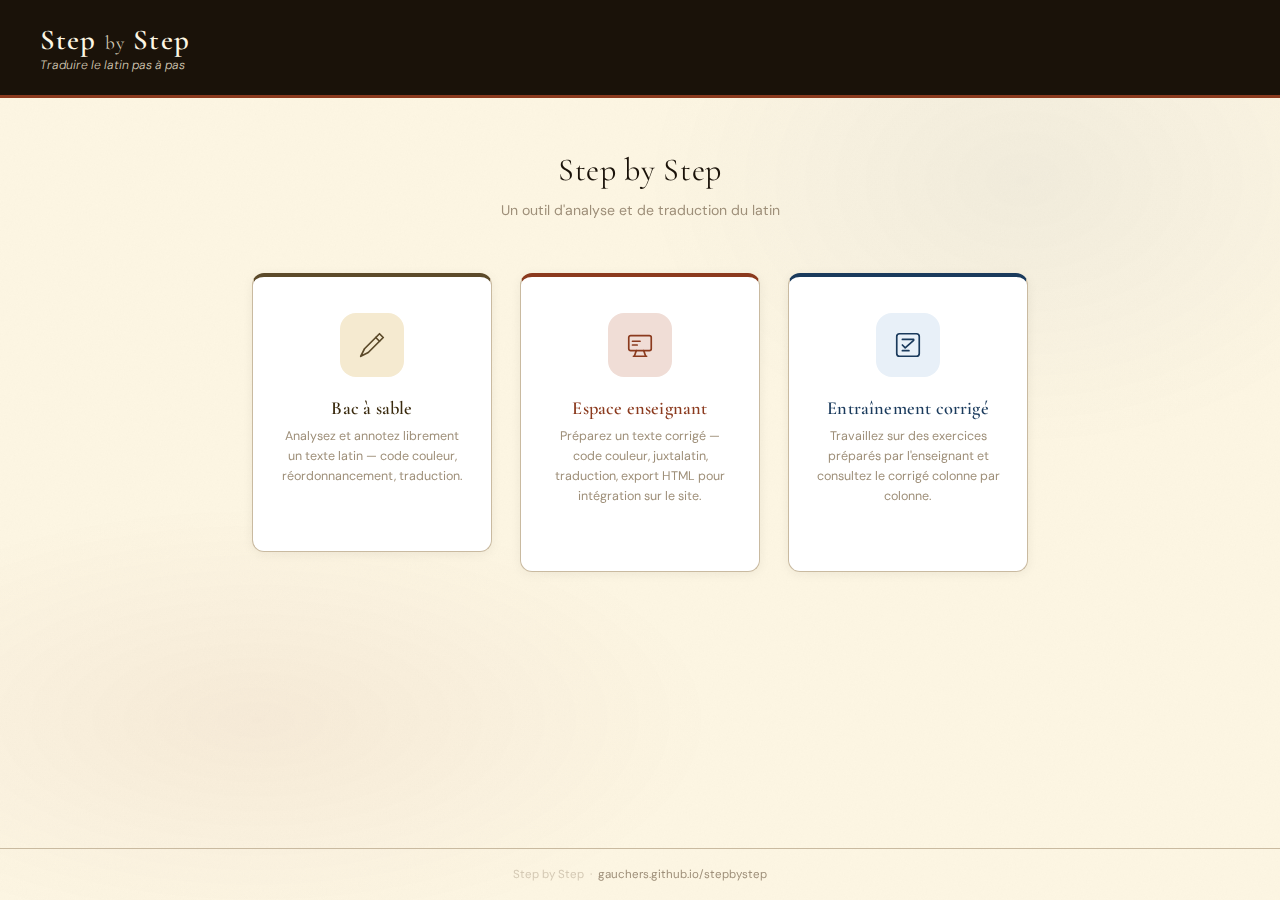
<file: index.html>
<!DOCTYPE html>
<html lang="fr">
<head>
<meta charset="UTF-8"/>
<meta name="viewport" content="width=device-width, initial-scale=1.0"/>
<title>Step by Step — Latin</title>
<link rel="preconnect" href="https://fonts.googleapis.com"/>
<link href="https://fonts.googleapis.com/css2?family=Cormorant+Garamond:ital,wght@0,400;0,600;1,400&family=DM+Sans:wght@300;400;500&display=swap" rel="stylesheet"/>
<link rel="stylesheet" href="css/style_index.css"/>
    
</head>
<body>

<header>
    <div>
        <div class="site-logo">Step <em>by</em> Step</div>
        <div class="site-tagline">Traduire le latin pas à pas</div>
    </div>
</header>

<div class="hero">
    <h2>Step by Step</h2>
    <p>Un outil d'analyse et de traduction du latin</p>
</div>

<div class="spaces-grid">

    <!-- Bac à sable -->
    <a class="space-card card-sandbox" href="html/bac_a_sable.html">
        <div class="card-icon">
            <!-- Icône : stylet / plume -->
            <svg viewBox="0 0 32 32" fill="none" stroke="#5c4a2a" stroke-width="1.8" stroke-linecap="round" stroke-linejoin="round">
                <path d="M24 4L28 8 12 24 4 28 8 20 24 4Z"/>
                <line x1="20" y1="8" x2="24" y2="12"/>
            </svg>
        </div>
        <div class="card-name">Bac à sable</div>
        <div class="card-desc">Analysez et annotez librement un texte latin — code couleur, réordonnancement, traduction.</div>
        <div class="card-arrow">Ouvrir <span>→</span></div>
    </a>

    <!-- Espace enseignant -->
    <a class="space-card card-teacher" href="html/espace_enseignant.html">
        <div class="card-icon">
            <!-- Icône : tableau / mortier -->
            <svg viewBox="0 0 32 32" fill="none" stroke="#8b3a1e" stroke-width="1.8" stroke-linecap="round" stroke-linejoin="round">
                <rect x="4" y="6" width="24" height="16" rx="2"/>
                <line x1="12" y1="22" x2="10" y2="28"/>
                <line x1="20" y1="22" x2="22" y2="28"/>
                <line x1="9" y1="28" x2="23" y2="28"/>
                <line x1="8" y1="12" x2="16" y2="12"/>
                <line x1="8" y1="16" x2="13" y2="16"/>
            </svg>
        </div>
        <div class="card-name">Espace enseignant</div>
        <div class="card-desc">Préparez un texte corrigé — code couleur, juxtalatin, traduction, export HTML pour intégration sur le site.</div>
        <div class="card-arrow">Ouvrir <span>→</span></div>
    </a>

    <!-- Entraînement corrigé -->
    <a class="space-card card-exercises" href="html/exercices.html">
        <div class="card-icon">
            <!-- Icône : liste avec coches -->
            <svg viewBox="0 0 32 32" fill="none" stroke="#1a3a5c" stroke-width="1.8" stroke-linecap="round" stroke-linejoin="round">
                <rect x="4" y="4" width="24" height="24" rx="3"/>
                <polyline points="10,16 13,19 22,11"/>
                <line x1="10" y1="10" x2="22" y2="10"/>
                <line x1="10" y1="22" x2="17" y2="22"/>
            </svg>
        </div>
        <div class="card-name">Entraînement corrigé</div>
        <div class="card-desc">Travaillez sur des exercices préparés par l'enseignant et consultez le corrigé colonne par colonne.</div>
        <div class="card-arrow">Voir les exercices <span>→</span></div>
    </a>

</div>

<footer>
    Step by Step &nbsp;·&nbsp;
    <a href="https://gauchers.github.io/stepbystep/" target="_blank">gauchers.github.io/stepbystep</a>
</footer>

</body>
</html>
</file>
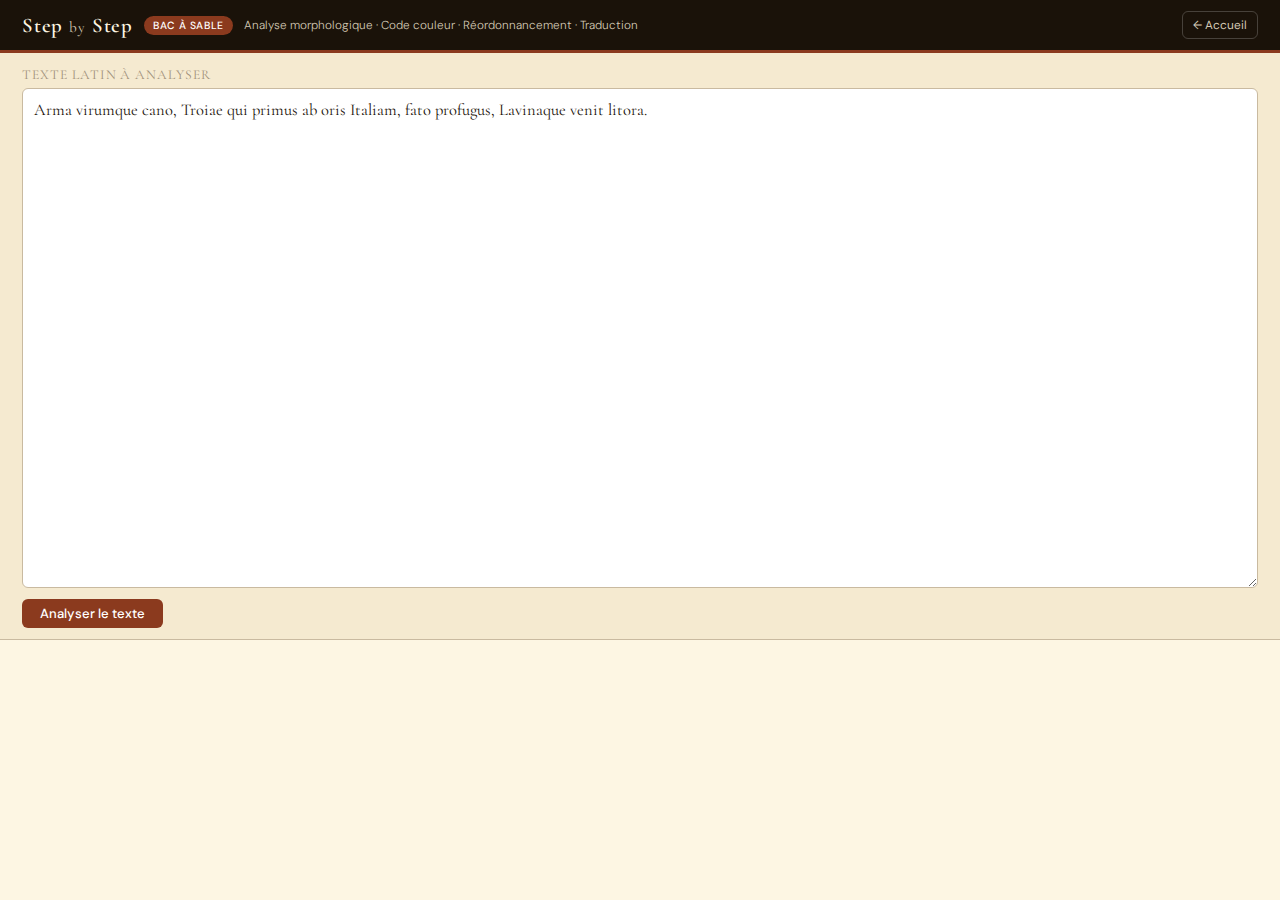
<file: html/bac_a_sable.html>
<!DOCTYPE html>
<html lang="fr">
<head>
<meta charset="UTF-8"/>
<meta name="viewport" content="width=device-width, initial-scale=1.0"/>
<title>Step by Step — Bac à sable</title>
<link rel="preconnect" href="https://fonts.googleapis.com"/>
<link href="https://fonts.googleapis.com/css2?family=Cormorant+Garamond:ital,wght@0,400;0,600;1,400&family=DM+Sans:wght@300;400;500&display=swap" rel="stylesheet"/>
<link rel="stylesheet" href="../css/style_bac_a_sable.css"/>
  
</head>
<body>

<!-- ═══ HEADER ═══ -->
<header>
  <div class="logo">Step <em>by</em> Step</div>
  <span class="badge">Bac à sable</span>
  <span class="subtitle">Analyse morphologique · Code couleur · Réordonnancement · Traduction</span>
  <a href="../index.html" class="nav-link">← Accueil</a>
</header>

<!-- ═══ DÉPÔT ═══ -->
<section id="deposit-section">
  <h2>Texte latin à analyser</h2>
  <textarea id="raw-latin-input" placeholder="Collez votre texte latin ici…">Arma virumque cano, Troiae qui primus ab oris Italiam, fato profugus, Lavinaque venit litora.</textarea>
  <div class="dep-btns">
    <button id="btn-deposit" onclick="depositText()">Analyser le texte</button>
    <button id="btn-reset"   onclick="resetAll()">↩ Modifier</button>
  </div>
</section>

<!-- ═══ ZONE PRINCIPALE ═══ -->
<div id="main-area">
  <!-- Toggle col2 — bouton flottant positionné par JS -->
  <button id="col2-toggle" onclick="toggleCol2()" title="Afficher/Masquer l'analyse">
    <span class="tab-arrow">‹</span>Analyse
  </button>

  <!-- COL 1 : texte intégral -->
  <div class="column" id="col1">
    <div class="col-title">Texte intégral</div>
    <div class="col-scroll">
      <p class="col-hint">Double-cliquez sur un mot pour consulter le Gaffiot.</p>
      <div id="full-latin-display"></div>
    </div>
  </div>

  <!-- COL 2 : tokens + palette + réordonnancement -->
  <div class="column" id="col2">
    <!-- Palette cliquable -->
    <div class="col2-toolbar" id="col2-toolbar">
      <span class="palette-label">Cas :</span>
      <button class="pal-btn" data-case="nominatif" onclick="activateCase(this)">Nominatif</button>
      <button class="pal-btn" data-case="vocatif"   onclick="activateCase(this)">Vocatif</button>
      <button class="pal-btn" data-case="accusatif" onclick="activateCase(this)">Accusatif</button>
      <button class="pal-btn" data-case="genitif"   onclick="activateCase(this)">Génitif</button>
      <button class="pal-btn" data-case="dat-abl"   onclick="activateCase(this)">Dat./Abl.</button>
      <button class="pal-btn" data-case="verbe"     onclick="activateCase(this)">Verbe</button>
      <button class="pal-btn" data-case="infinitif" onclick="activateCase(this)">Infinitif</button>
      <button class="pal-btn" data-case="coord"     onclick="activateCase(this)">Coord.</button>
      <button class="pal-btn" data-case="subord"    onclick="activateCase(this)">Subord.</button>
      <button class="pal-btn-none" onclick="deactivateCase()">✕ Aucun</button>
      <span class="pal-hint" id="pal-hint"></span>
    </div>
    <div class="col-scroll">
      <p class="col-hint">Cliquez sur un mot pour colorier · Double-cliquez pour le popup (Gaffiot + Perseus).</p>
      <div id="tokenized-display"></div>
      <!-- Légende -->
      <div id="color-legend">
        <span class="leg leg-nom">Nominatif</span>
        <span class="leg leg-voc">Vocatif</span>
        <span class="leg leg-acc">Accusatif</span>
        <span class="leg leg-gen">Génitif</span>
        <span class="leg leg-dat">Dat./Abl.</span>
        <span class="leg leg-vrb">Verbe</span>
        <span class="leg leg-inf">Infinitif</span>
        <span class="leg leg-cco">Coord.</span>
        <span class="leg leg-csu">Subord.</span>
      </div>
      <!-- Réordonnancement -->
      <div id="reorder-section">
        <div class="reorder-title">Réordonnancement</div>
        <p class="col-hint" style="margin-bottom:7px">Importez des tokens pour en modifier l'ordre par glisser-déposer.</p>
        <div class="reorder-actions">
          <button class="btn-reorder primary" onclick="importAllTokens()">⊕ Tous les tokens</button>
          <button class="btn-reorder"         onclick="importSentenceTokens()">⊕ Phrase courante</button>
          <button class="btn-reorder danger"  onclick="clearReorderZone()">✕ Vider</button>
        </div>
        <div id="reorder-zone"
             ondragover="onDragOver(event)"
             ondrop="onDrop(event)"
             ondragleave="onDragLeave(event)">
          <span class="reorder-empty-hint">Importez des tokens ci-dessus</span>
        </div>
      </div>
    </div>
  </div>

  <!-- COL 3 : traduction -->
  <div class="column">
    <div class="col-title">Proposition de traduction</div>
    <div class="col-scroll">
      <p class="col-hint">Zone de saisie libre pour votre traduction.</p>
      <textarea id="translation-area" placeholder="Saisissez votre traduction ici…" spellcheck="true"></textarea>
      <div class="translation-actions">
        <button class="btn-trans danger" onclick="clearTranslation()">✕ Effacer</button>
        <button class="btn-trans"        onclick="copyTranslation()">⎘ Copier</button>
      </div>
    </div>
  </div>

</div>

<!-- ═══ POPUP ═══ -->
<div class="popup-overlay" id="popup-overlay" onclick="closePopupOverlay(event)">
  <div class="popup-box" id="popup-box" onclick="event.stopPropagation()">
    <div class="popup-word" id="popup-word"></div>

    <div id="popup-color-section">
      <div class="popup-section-label">Catégorie grammaticale</div>
      <div class="popup-case-grid">
        <button class="popup-case-btn" data-case="nominatif" onclick="popupSetCase('nominatif')">Nominatif</button>
        <button class="popup-case-btn" data-case="vocatif"   onclick="popupSetCase('vocatif')">Vocatif</button>
        <button class="popup-case-btn" data-case="accusatif" onclick="popupSetCase('accusatif')">Accusatif</button>
        <button class="popup-case-btn" data-case="genitif"   onclick="popupSetCase('genitif')">Génitif</button>
        <button class="popup-case-btn" data-case="dat-abl"   onclick="popupSetCase('dat-abl')">Datif / Ablatif</button>
        <button class="popup-case-btn" data-case="verbe"     onclick="popupSetCase('verbe')">Verbe conj.</button>
        <button class="popup-case-btn" data-case="infinitif" onclick="popupSetCase('infinitif')">Infinitif</button>
        <button class="popup-case-btn" data-case="coord"     onclick="popupSetCase('coord')">Conj. coord.</button>
        <button class="popup-case-btn" data-case="subord"    onclick="popupSetCase('subord')">Conj. subord.</button>
      </div>
    </div>

    <div class="popup-section-label">Dictionnaire</div>
    <div class="popup-links">
      <a class="popup-link popup-link-gaffiot" id="popup-link-gaffiot" href="#" target="_blank">Gaffiot ↗</a>
    </div>

    <div id="popup-aide-section">
      <div class="popup-section-label">Aide morphologique</div>
      <div class="popup-links">
        <a class="popup-link popup-link-perseus" id="popup-link-perseus" href="#" target="_blank">Perseus Morpheus ↗</a>
      </div>
    </div>

    <div class="popup-actions">
      <button class="popup-btn-sm danger" id="popup-clear-btn" onclick="popupClearCase()">✕ Effacer couleur</button>
      <button class="popup-btn-sm popup-close" onclick="closePopup()">Fermer</button>
    </div>
  </div>
</div>

<script>

/* ══════════════════════════════════════════════════════════
   COL2 RÉTRACTABLE
══════════════════════════════════════════════════════════ */
function toggleCol2() {
  var area = document.getElementById('main-area');
  area.classList.toggle('col2-hidden');
  positionCol2Toggle();
}
function positionCol2Toggle() {
  var area  = document.getElementById('main-area');
  var btn   = document.getElementById('col2-toggle');
  var col1  = document.getElementById('col1');
  if (!col1 || !btn) return;
  var r = col1.getBoundingClientRect();
  var ar = area.getBoundingClientRect();
  btn.style.left = (r.right - ar.left - 1) + 'px';
}
window.addEventListener('resize', function() {
  if (document.getElementById('main-area').classList.contains('visible')) {
    positionCol2Toggle();
  }
});

/* ══════════════════════════════════════════════════════════
   ÉTAT
══════════════════════════════════════════════════════════ */
var sentences    = [];
var currentToken = null;
var popupTarget  = null;
var dragSrcEl    = null;
var activeCase   = null;

/* ══════════════════════════════════════════════════════════
   DÉPÔT
══════════════════════════════════════════════════════════ */
function depositText() {
  var input = document.getElementById('raw-latin-input');
  var text  = input.value.trim();
  if (!text) return;
  input.classList.add('hidden');
  document.getElementById('btn-deposit').style.display = 'none';
  document.getElementById('btn-reset').classList.add('visible');
  sentences = parseSentences(text);
  renderFullText();
  renderTokenized();
  document.getElementById('main-area').classList.add('visible');
  fitHeight();
  setTimeout(positionCol2Toggle, 50);
}

function fitHeight() {
  var hh = document.querySelector('header').offsetHeight;
  var dh = document.getElementById('deposit-section').offsetHeight;
  document.getElementById('main-area').style.height = (window.innerHeight - hh - dh) + 'px';
}
window.addEventListener('resize', function() {
  if (document.getElementById('main-area').classList.contains('visible')) fitHeight();
});

function resetAll() {
  document.getElementById('raw-latin-input').classList.remove('hidden');
  document.getElementById('btn-deposit').style.display = '';
  document.getElementById('btn-reset').classList.remove('visible');
  document.getElementById('full-latin-display').innerHTML  = '';
  document.getElementById('tokenized-display').innerHTML   = '';
  document.getElementById('main-area').classList.remove('visible');
  clearReorderZone();
  sentences = []; currentToken = null; popupTarget = null;
  deactivateCase();
}

/* ══════════════════════════════════════════════════════════
   PARSING
══════════════════════════════════════════════════════════ */
function parseSentences(text) {
  var chunks = text.split(/(?<=[.?!])\s*/);
  return chunks.map(function(chunk) {
    var parts = chunk.split(/(\s+|[,;:'"«»()\[\]\-\u2014.?!])/).filter(Boolean);
    return parts
      .filter(function(p) { return !/^\s+$/.test(p); })
      .map(function(p) {
        return {
          text: p,
          isPunct: /^[,;:'"«»()\[\]\-\u2014.?!]$/.test(p),
          grammaticalCase: ''
        };
      });
  }).filter(function(s) { return s.length > 0; });
}

/* ══════════════════════════════════════════════════════════
   COL 1 — texte intégral
══════════════════════════════════════════════════════════ */
function renderFullText() {
  var el = document.getElementById('full-latin-display');
  el.innerHTML = '';
  sentences.forEach(function(sentence) {
    sentence.forEach(function(tok) {
      if (tok.isPunct) {
        el.appendChild(document.createTextNode(tok.text + ' '));
      } else {
        var span = document.createElement('span');
        span.className   = 'full-word';
        span.textContent = tok.text;
        span.addEventListener('dblclick', function(e) { e.preventDefault(); openPopup(span, 'full'); });
        el.appendChild(span);
        el.appendChild(document.createTextNode(' '));
      }
    });
  });
}

/* ══════════════════════════════════════════════════════════
   COL 2 — tokens + palette
══════════════════════════════════════════════════════════ */
function renderTokenized() {
  var el = document.getElementById('tokenized-display');
  el.innerHTML = '';
  sentences.forEach(function(sentence, si) {
    var sentDiv = document.createElement('div');
    sentDiv.className       = 'token-sentence';
    sentDiv.dataset.sentIdx = si;
    sentence.forEach(function(tok, ti) {
      if (tok.isPunct) {
        sentDiv.appendChild(document.createTextNode(tok.text + ' '));
      } else {
        var span = document.createElement('span');
        span.className       = 'latin-word';
        span.textContent     = tok.text;
        span.dataset.sentIdx = si;
        span.dataset.tokIdx  = ti;
        if (tok.grammaticalCase) {
          span.classList.add('color-' + tok.grammaticalCase);
          span.dataset.grammaticalCase = tok.grammaticalCase;
        }
        span.addEventListener('click', function(e) {
          if (activeCase !== null) { e.stopPropagation(); applyCase(span); }
        });
        span.addEventListener('dblclick', function(e) {
          e.preventDefault();
          currentToken = span;
          openPopup(span, 'token');
        });
        sentDiv.appendChild(span);
      }
    });
    el.appendChild(sentDiv);
  });
}

/* ── Palette ── */
function activateCase(btn) {
  var c = btn.dataset.case;
  if (activeCase === c) { deactivateCase(); return; }
  activeCase = c;
  document.querySelectorAll('.pal-btn').forEach(function(b) {
    b.classList.toggle('active', b.dataset.case === c);
  });
  document.getElementById('tokenized-display').classList.add('apply-mode');
  document.getElementById('pal-hint').textContent = 'Cliquez sur les mots';
}
function deactivateCase() {
  activeCase = null;
  document.querySelectorAll('.pal-btn').forEach(function(b) { b.classList.remove('active'); });
  document.getElementById('tokenized-display').classList.remove('apply-mode');
  document.getElementById('pal-hint').textContent = '';
}
function applyCase(span) {
  var si = parseInt(span.dataset.sentIdx);
  var ti = parseInt(span.dataset.tokIdx);
  var cur = sentences[si][ti].grammaticalCase;
  var newCase = (cur === activeCase) ? '' : activeCase;
  Array.from(span.classList).forEach(function(c) {
    if (c.startsWith('color-')) span.classList.remove(c);
  });
  sentences[si][ti].grammaticalCase = newCase;
  if (newCase) {
    span.classList.add('color-' + newCase);
    span.dataset.grammaticalCase = newCase;
  } else {
    delete span.dataset.grammaticalCase;
  }
  syncReorderColors();
}

/* ══════════════════════════════════════════════════════════
   POPUP
══════════════════════════════════════════════════════════ */
function openPopup(el, type) {
  popupTarget = { el: el, type: type };
  var word  = el.textContent.trim();
  var clean = word.toLowerCase().replace(/[^a-z]/gi, '');
  document.getElementById('popup-word').textContent = word;
  document.getElementById('popup-link-gaffiot').href =
    'https://gaffiot.fr/#' + encodeURIComponent(clean);
  document.getElementById('popup-link-perseus').href =
    'https://www.perseus.tufts.edu/hopper/morph?l=' + encodeURIComponent(clean) + '&la=la';

  var showExtra = (type === 'token');
  document.getElementById('popup-color-section').style.display = showExtra ? '' : 'none';
  document.getElementById('popup-aide-section').style.display  = showExtra ? '' : 'none';
  document.getElementById('popup-clear-btn').style.display     = showExtra ? '' : 'none';
  if (showExtra) {
    var cur = el.dataset.grammaticalCase || '';
    document.querySelectorAll('.popup-case-btn').forEach(function(btn) {
      btn.classList.toggle('active', btn.dataset.case === cur);
    });
  }

  var overlay = document.getElementById('popup-overlay');
  var box     = document.getElementById('popup-box');
  overlay.classList.add('visible');
  requestAnimationFrame(function() {
    var r    = el.getBoundingClientRect();
    var top  = r.bottom + 8 + window.scrollY;
    var left = r.left   + window.scrollX;
    if (left + box.offsetWidth  > window.innerWidth  - 10) left = window.innerWidth  - box.offsetWidth  - 10;
    if (top  + box.offsetHeight > window.innerHeight + window.scrollY - 10)
      top = r.top + window.scrollY - box.offsetHeight - 8;
    box.style.top  = top  + 'px';
    box.style.left = left + 'px';
  });
}
function closePopupOverlay(e) {
  if (e.target === document.getElementById('popup-overlay')) closePopup();
}
function closePopup() {
  document.getElementById('popup-overlay').classList.remove('visible');
  popupTarget = null;
}
document.addEventListener('keydown', function(e) { if (e.key === 'Escape') { closePopup(); deactivateCase(); } });

/* ── Code couleur via popup ── */
function popupSetCase(caseName) {
  if (!popupTarget || popupTarget.type !== 'token') return;
  var el = popupTarget.el;
  removeColorClasses(el);
  if (el.dataset.grammaticalCase === caseName) {
    delete el.dataset.grammaticalCase;
    updateSentenceData(el, '');
    document.querySelectorAll('.popup-case-btn').forEach(function(b) { b.classList.remove('active'); });
  } else {
    el.classList.add('color-' + caseName);
    el.dataset.grammaticalCase = caseName;
    updateSentenceData(el, caseName);
    document.querySelectorAll('.popup-case-btn').forEach(function(btn) {
      btn.classList.toggle('active', btn.dataset.case === caseName);
    });
  }
  syncReorderColors();
}
function popupClearCase() {
  if (!popupTarget || popupTarget.type !== 'token') return;
  removeColorClasses(popupTarget.el);
  delete popupTarget.el.dataset.grammaticalCase;
  updateSentenceData(popupTarget.el, '');
  document.querySelectorAll('.popup-case-btn').forEach(function(b) { b.classList.remove('active'); });
  syncReorderColors();
}
function removeColorClasses(el) {
  Array.from(el.classList).forEach(function(c) { if (c.startsWith('color-')) el.classList.remove(c); });
}
function updateSentenceData(el, caseName) {
  var si = parseInt(el.dataset.sentIdx);
  var ti = parseInt(el.dataset.tokIdx);
  if (!isNaN(si) && !isNaN(ti) && sentences[si] && sentences[si][ti])
    sentences[si][ti].grammaticalCase = caseName;
}

/* ══════════════════════════════════════════════════════════
   RÉORDONNANCEMENT
══════════════════════════════════════════════════════════ */
function importAllTokens() {
  var zone = document.getElementById('reorder-zone');
  zone.innerHTML = '';
  sentences.forEach(function(sentence, si) {
    if (si > 0) {
      var br = document.createElement('div');
      br.className = 'reorder-break';
      zone.appendChild(br);
    }
    sentence.forEach(function(tok) { if (!tok.isPunct) zone.appendChild(makeReorderToken(tok)); });
  });
  updateEmptyHint();
}

function importSentenceTokens() {
  if (!currentToken) {
    alert('Double-cliquez d\'abord sur un token pour indiquer la phrase à importer.');
    return;
  }
  var si = parseInt(currentToken.dataset.sentIdx);
  if (isNaN(si) || !sentences[si]) return;
  var zone = document.getElementById('reorder-zone');
  zone.innerHTML = '';
  sentences[si].forEach(function(tok) { if (!tok.isPunct) zone.appendChild(makeReorderToken(tok)); });
  updateEmptyHint();
}

function makeReorderToken(tok) {
  var el = document.createElement('span');
  el.className    = 'reorder-token';
  el.draggable    = true;
  el.dataset.text = tok.text;
  if (tok.grammaticalCase) el.classList.add('color-' + tok.grammaticalCase);
  var handle = document.createElement('span');
  handle.className   = 'drag-handle';
  handle.textContent = '\u283f';
  el.appendChild(handle);
  el.appendChild(document.createTextNode(tok.text));
  el.addEventListener('dragstart',  onReorderDragStart);
  el.addEventListener('dragend',    onReorderDragEnd);
  el.addEventListener('dragover',   onReorderDragOverToken);
  el.addEventListener('drop',       onReorderDropOnToken);
  return el;
}

function clearReorderZone() {
  document.getElementById('reorder-zone').innerHTML = '';
  updateEmptyHint();
}
function syncReorderColors() {
  document.querySelectorAll('.reorder-token').forEach(function(rt) {
    var text = rt.dataset.text;
    var found = '';
    sentences.forEach(function(s) {
      s.forEach(function(t) { if (t.text === text && t.grammaticalCase) found = t.grammaticalCase; });
    });
    removeColorClasses(rt);
    if (found) rt.classList.add('color-' + found);
  });
}
function updateEmptyHint() {
  var zone = document.getElementById('reorder-zone');
  var has  = zone.querySelector('.reorder-token');
  var hint = zone.querySelector('.reorder-empty-hint');
  if (!has) {
    if (!hint) {
      hint = document.createElement('span');
      hint.className   = 'reorder-empty-hint';
      hint.textContent = 'Importez des tokens ci-dessus';
      zone.appendChild(hint);
    }
  } else { if (hint) hint.remove(); }
}

/* Drag & drop */
function onReorderDragStart(e) {
  dragSrcEl = this; this.classList.add('dragging');
  e.dataTransfer.effectAllowed = 'move';
}
function onReorderDragEnd() {
  this.classList.remove('dragging');
  document.querySelectorAll('.reorder-token').forEach(function(t) { t.style.outline = ''; });
  dragSrcEl = null;
}
function onReorderDragOverToken(e) {
  e.preventDefault();
  if (dragSrcEl && dragSrcEl !== this) this.style.outline = '2px solid var(--accent)';
}
function onReorderDropOnToken(e) {
  e.preventDefault(); e.stopPropagation(); this.style.outline = '';
  if (!dragSrcEl || dragSrcEl === this) return;
  document.getElementById('reorder-zone').insertBefore(dragSrcEl, this);
  updateEmptyHint();
}
function onDragOver(e)  { e.preventDefault(); document.getElementById('reorder-zone').classList.add('drag-over'); }
function onDragLeave()  { document.getElementById('reorder-zone').classList.remove('drag-over'); }
function onDrop(e) {
  e.preventDefault();
  document.getElementById('reorder-zone').classList.remove('drag-over');
  if (dragSrcEl && e.target === document.getElementById('reorder-zone'))
    document.getElementById('reorder-zone').appendChild(dragSrcEl);
  document.querySelectorAll('.reorder-token').forEach(function(t) { t.style.outline = ''; });
  updateEmptyHint();
}

/* ══════════════════════════════════════════════════════════
   COL 3 — traduction
══════════════════════════════════════════════════════════ */
function clearTranslation() {
  if (confirm('Effacer la traduction ?')) document.getElementById('translation-area').value = '';
}
function copyTranslation() {
  var txt = document.getElementById('translation-area').value;
  if (!txt) return;
  navigator.clipboard.writeText(txt).then(function() {
    var btn = event.target, orig = btn.textContent;
    btn.textContent = '\u2713 Copi\u00e9';
    setTimeout(function() { btn.textContent = orig; }, 1500);
  });
}
</script>
</body>
</html>
</file>
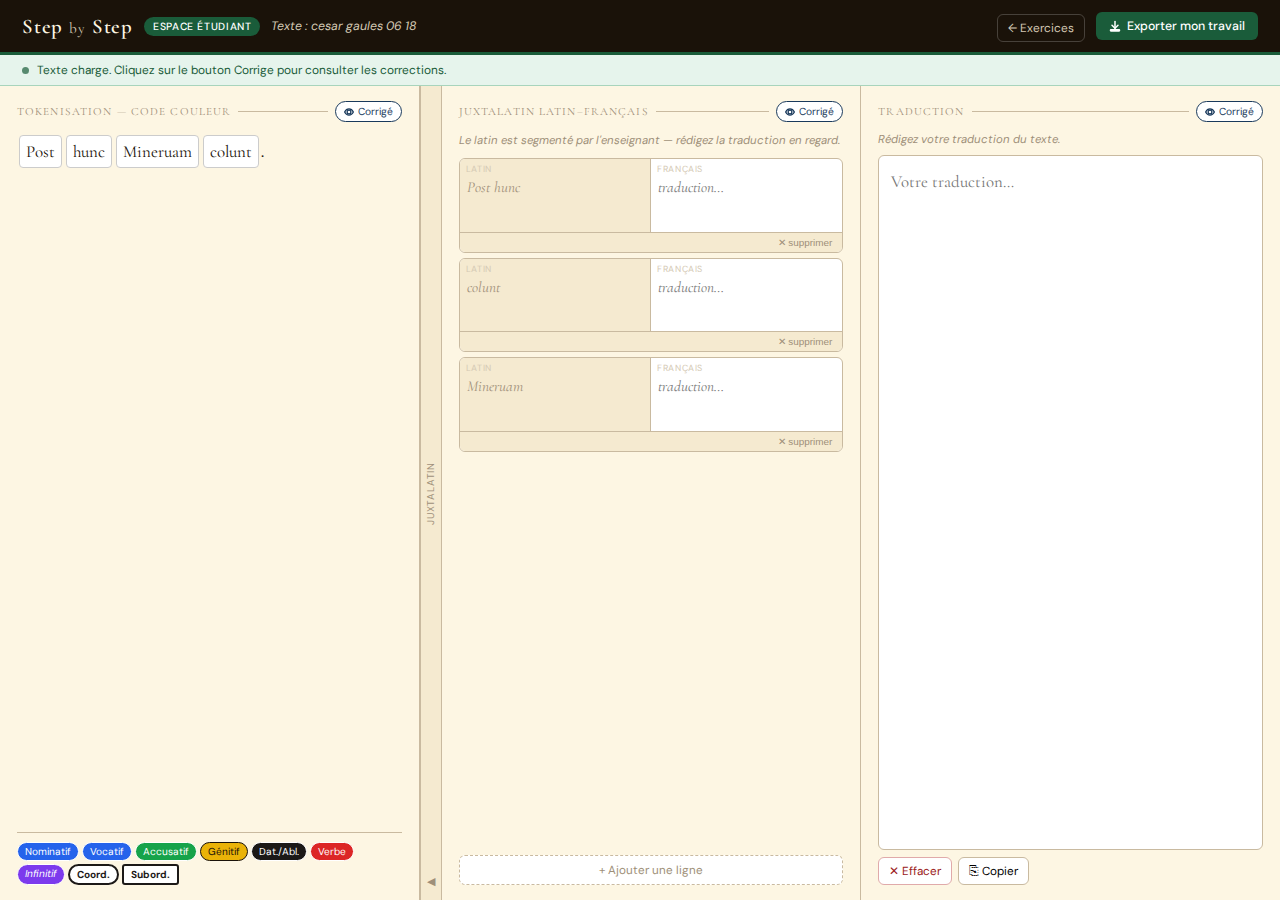
<file: html/cesar_gaules_06_18.html>
<!DOCTYPE html>
<html lang="fr">
<head>
<meta charset="UTF-8"/>
<meta name="viewport" content="width=device-width, initial-scale=1.0"/>
<title>César - Guerre des Gaules, VI, 18</title>
<link rel="preconnect" href="https://fonts.googleapis.com"/>
<link href="https://fonts.googleapis.com/css2?family=Cormorant+Garamond:ital,wght@0,400;0,600;1,400&family=DM+Sans:wght@300;400;500&display=swap" rel="stylesheet"/>
<style>
:root {
    --ink:#1a1209; --parchment:#fdf6e3; --parchment2:#f5ead0;
    --stone:#9e8f79; --stone-lt:#d4c9b4; --border:#c9baa0;
    --accent:#8b3a1e; --accent-lt:#f0ddd6;
    --student:#1a5c3a; --student-lt:#e6f4ec;
    --corr:#1a3a5c;   --corr-lt:#eaf0f8;
    --nom:#2563eb; --voc:#2563eb; --acc:#16a34a; --gen:#eab308;
    --dat:#1c1917; --vrb:#dc2626; --inf:#7c3aed; --cco:#1c1917; --csu:#1c1917;
    --radius:6px;
    --font-latin:'Cormorant Garamond',Georgia,serif;
    --font-ui:'DM Sans',sans-serif;
    --panel-w:300px;
}
*,*::before,*::after{box-sizing:border-box;margin:0;padding:0;}
body{font-family:var(--font-ui);background:var(--parchment);color:var(--ink);min-height:100vh;display:flex;flex-direction:column;}

/* ── HEADER ── */
header{background:var(--ink);color:var(--parchment);padding:12px 22px;display:flex;align-items:center;gap:11px;border-bottom:3px solid var(--student);flex-shrink:0;}
.logo{font-family:var(--font-latin);font-weight:600;font-size:1.3rem;letter-spacing:.04em;}
.logo em{font-style:normal;font-weight:400;color:var(--stone-lt);font-size:.95rem;}
.badge{font-size:.65rem;font-weight:500;letter-spacing:.06em;background:var(--student);color:#fff;padding:3px 9px;border-radius:20px;text-transform:uppercase;flex-shrink:0;}
.header-ref{font-size:.77rem;color:var(--stone-lt);font-style:italic;flex:1;white-space:nowrap;overflow:hidden;text-overflow:ellipsis;}
.header-nav a{font-size:.74rem;color:var(--stone-lt);text-decoration:none;border:1px solid rgba(255,255,255,.2);border-radius:var(--radius);padding:5px 10px;transition:all .2s;white-space:nowrap;}
.header-nav a:hover{background:rgba(255,255,255,.1);color:#fff;}
#btn-export{display:flex;align-items:center;gap:6px;padding:6px 13px;background:var(--student);color:#fff;border:none;border-radius:var(--radius);font-family:var(--font-ui);font-size:.77rem;font-weight:500;cursor:pointer;transition:background .2s;white-space:nowrap;}
#btn-export:hover{background:#134a2e;}
#btn-export svg{width:12px;height:12px;fill:none;stroke:currentColor;stroke-width:2;stroke-linecap:round;stroke-linejoin:round;}

/* ── BANDEAU STATUT ── */
#status-bar{padding:7px 22px;font-size:.74rem;display:flex;align-items:center;gap:8px;flex-shrink:0;background:var(--corr-lt);border-bottom:1px solid #c0d0e0;color:var(--corr);}
#status-bar.ok{background:var(--student-lt);border-color:#a8d4bc;color:var(--student);}
#status-bar.error{background:#fdf0f0;border-color:#e0aaaa;color:#9b2020;}
.sdot{width:7px;height:7px;border-radius:50%;background:currentColor;opacity:.7;flex-shrink:0;}

/* ── ZONE PRINCIPALE
   3 colonnes + chaque colonne peut avoir un panneau corrigé.
   La colonne 2 (slot-juxta) est elle-même rétractable.
── */
#main-area{flex:1;overflow:hidden;display:flex;flex-direction:row;}

/* Chaque slot = [zone-travail] + [panneau-corrigé optionnel] */
.col-slot{display:flex;flex-direction:row;border-right:1px solid var(--border);overflow:hidden;transition:flex .3s ease;}
.col-slot:last-child{border-right:none;}

/* Col 1 et col 3 : flex fixe */
#slot-1{flex:1;}
#slot-3{flex:1;}

/* Col 2 : rétractable — largeur animée */
#slot-2{
    flex:1;
    min-width:0;
    transition:flex .35s ease, border-color .35s;
}
#slot-2.collapsed{flex:0;border-right-width:0;}

/* Bouton onglet vertical pour ouvrir/fermer col 2 */
#col2-tab{
    flex-shrink:0;width:22px;
    background:var(--parchment2);border-right:1px solid var(--border);
    border-left:1px solid var(--border);
    display:flex;align-items:center;justify-content:center;
    cursor:pointer;transition:background .2s;
    position:relative;
}
#col2-tab:hover{background:var(--accent-lt);}
#col2-tab-label{
    writing-mode:vertical-rl;text-orientation:mixed;
    font-size:.62rem;color:var(--stone);letter-spacing:.08em;
    text-transform:uppercase;font-family:var(--font-ui);
    transform:rotate(180deg);white-space:nowrap;
    user-select:none;
}
#col2-tab-arrow{
    position:absolute;bottom:12px;
    font-size:.7rem;color:var(--stone);
    transition:transform .3s;
}
#slot-2.collapsed ~ #col2-tab #col2-tab-arrow,
#col2-tab.collapsed-state #col2-tab-arrow{transform:rotate(180deg);}

/* Zone de travail dans chaque slot */
.column{flex:1;min-width:0;padding:15px 17px;overflow-y:auto;display:flex;flex-direction:column;}

/* ── EN-TÊTE COLONNE ── */
.col-header{display:flex;align-items:center;gap:7px;margin-bottom:10px;flex-shrink:0;}
.col-title{font-family:var(--font-latin);font-size:.7rem;color:var(--stone);text-transform:uppercase;letter-spacing:.1em;flex:1;display:flex;align-items:center;gap:7px;}
.col-title::after{content:'';flex:1;height:1px;background:var(--border);}
.btn-corr{flex-shrink:0;display:flex;align-items:center;gap:4px;padding:3px 8px;border-radius:20px;border:1px solid var(--corr);color:var(--corr);background:#fff;font-size:.64rem;font-family:var(--font-ui);cursor:pointer;transition:all .2s;white-space:nowrap;}
.btn-corr:hover{background:var(--corr-lt);}
.btn-corr.active{background:var(--corr);color:#fff;}
.btn-corr svg{width:10px;height:10px;fill:none;stroke:currentColor;stroke-width:2;stroke-linecap:round;}

/* ── PANNEAU CORRIGÉ ── */
.corr-panel{width:0;overflow:hidden;flex-shrink:0;border-left:0px solid var(--corr-lt);background:var(--corr-lt);transition:width .3s ease,border-width .3s ease;display:flex;flex-direction:column;}
.corr-panel.open{width:var(--panel-w);border-left-width:2px;}
.corr-inner{padding:13px;overflow-y:auto;flex:1;font-size:.82rem;}
.corr-heading{font-family:var(--font-latin);font-size:.65rem;color:var(--corr);text-transform:uppercase;letter-spacing:.1em;margin-bottom:9px;padding-bottom:6px;border-bottom:1px solid #b0c8e0;}
.corr-inner .token-sentence{font-family:var(--font-latin);font-size:.9rem;line-height:1.85;margin-bottom:5px;}
.corr-inner 
.corr-inner 
.corr-inner 
.corr-inner 
.corr-inner 
.corr-inner 
.corr-inner 
.corr-inner 
.corr-inner 
.corr-inner 
.corr-inner .juxta-table{width:100%;border-collapse:collapse;font-family:var(--font-latin);font-size:.86rem;}
.corr-inner .juxta-table th{font-size:.58rem;color:var(--corr);text-transform:uppercase;letter-spacing:.06em;padding:3px 6px;border-bottom:1px solid #b0c8e0;font-family:var(--font-ui);text-align:left;}
.corr-inner .juxta-lat,.corr-inner .juxta-fr{padding:5px 6px;border-bottom:1px solid #ccdaea;vertical-align:top;width:50%;}
.corr-inner .juxta-lat{border-right:1px solid #ccdaea;}
.corr-inner .juxta-fr{font-style:italic;color:#3a4a6a;}
.corr-inner .translation-text{font-family:var(--font-latin);font-size:.92rem;line-height:1.85;white-space:pre-wrap;color:#2a3a5a;}
.corr-legend{display:flex;flex-wrap:wrap;gap:3px;margin-top:8px;}
.corr-legend .leg{font-size:.6rem;padding:2px 6px;border-radius:12px;border:1px solid;}
.corr-empty{color:var(--stone);font-style:italic;font-size:.76rem;text-align:center;margin-top:20px;}

/* ── COL 1 : TOKENISATION ── */
#tokenized-display{flex:1;}
.token-sentence{display:block;margin-bottom:9px;padding-bottom:7px;border-bottom:1px dashed var(--stone-lt);}
.token-sentence:last-child{border-bottom:none;}

.latin-word:hover{background:var(--accent-lt);border-color:var(--accent);}









#color-legend{flex-shrink:0;margin-top:11px;padding-top:9px;border-top:1px solid var(--border);display:flex;flex-wrap:wrap;gap:3px;}
.leg{font-size:.63rem;padding:2px 7px;border-radius:12px;border:1px solid;cursor:default;}

/* ── COL 2 : JUXTALATIN
   Tableau avec col Latin (lecture seule, grisé)
   et col Français (éditable, vide au départ).
── */
.juxta-hint{font-size:.71rem;color:var(--stone);font-style:italic;margin-bottom:9px;line-height:1.5;flex-shrink:0;}
#juxta-pairs{flex:1;display:flex;flex-direction:column;}

.juxta-pair{
    display:grid;grid-template-columns:1fr 1fr;
    border:1px solid var(--border);border-radius:var(--radius);
    overflow:hidden;margin-bottom:5px;background:#fff;
    transition:box-shadow .15s;
}
.juxta-pair:focus-within{box-shadow:0 0 0 2px var(--student);}

.juxta-cell{position:relative;}
.juxta-cell-lat{border-right:1px solid var(--border);background:var(--parchment2);}

.juxta-lang{position:absolute;top:4px;left:6px;font-size:.56rem;color:var(--stone-lt);text-transform:uppercase;letter-spacing:.07em;pointer-events:none;}
.juxta-input{width:100%;padding:17px 7px 5px;font-family:var(--font-latin);font-size:.95rem;line-height:1.5;border:none;outline:none;color:var(--ink);resize:none;min-height:44px;overflow:hidden;}
.juxta-input.latin-ro{background:transparent;color:var(--stone);font-style:italic;cursor:default;}
.juxta-input.fr-edit{background:transparent;font-style:italic;}
.juxta-pair-actions{grid-column:1/-1;display:flex;justify-content:flex-end;border-top:1px solid var(--border);padding:2px 5px;background:var(--parchment2);}
.btn-pair-del{font-size:.62rem;color:var(--stone);background:none;border:none;cursor:pointer;padding:2px 5px;border-radius:3px;transition:all .15s;}
.btn-pair-del:hover{background:#fdf0f0;color:#9b2020;}
#btn-add-pair{flex-shrink:0;margin-top:4px;padding:6px 12px;background:#fff;color:var(--stone);border:1px dashed var(--border);border-radius:var(--radius);font-size:.73rem;cursor:pointer;width:100%;transition:all .15s;font-family:var(--font-ui);}
#btn-add-pair:hover{border-color:var(--student);color:var(--student);background:var(--student-lt);}

/* ── COL 3 : TRADUCTION ── */
.translation-hint{font-size:.71rem;color:var(--stone);font-style:italic;margin-bottom:8px;flex-shrink:0;}
#translation-area{flex:1;min-height:150px;font-family:var(--font-latin);font-size:1.05rem;line-height:1.9;background:#fff;border:1px solid var(--border);border-radius:var(--radius);padding:10px 12px;color:var(--ink);resize:none;width:100%;outline:none;}
#translation-area:focus{border-color:var(--student);}
.translation-actions{display:flex;gap:6px;margin-top:7px;flex-shrink:0;}
.btn-trans{padding:5px 10px;font-size:.73rem;border-radius:var(--radius);cursor:pointer;border:1px solid var(--border);background:#fff;font-family:var(--font-ui);transition:all .15s;}
.btn-trans:hover{background:var(--parchment2);}
.btn-trans.danger{border-color:#e0aaaa;color:#9b2020;}
.btn-trans.danger:hover{background:#fdf0f0;}

/* ── POPUP ── */
.popup-overlay{display:none;position:fixed;inset:0;z-index:300;}
.popup-overlay.visible{display:block;}
.popup-box{position:absolute;background:#fff;border:1px solid var(--border);border-radius:var(--radius);box-shadow:0 8px 32px rgba(0,0,0,.2);padding:12px 14px;min-width:225px;max-width:295px;z-index:301;}
.popup-word{font-family:var(--font-latin);font-size:1.06rem;font-weight:600;color:var(--accent);margin-bottom:8px;}
.popup-section-label{font-size:.63rem;color:var(--stone);text-transform:uppercase;letter-spacing:.08em;margin-bottom:4px;margin-top:8px;font-weight:500;}
.popup-case-grid{display:flex;flex-wrap:wrap;gap:3px;}
.popup-case-btn{padding:3px 7px;border-radius:20px;border:1px solid var(--border);background:#fff;font-family:var(--font-ui);font-size:.68rem;cursor:pointer;transition:all .15s;color:var(--ink);}
.popup-case-btn:hover{background:var(--parchment2);}
.popup-case-btn[data-case="nominatif"].active{background:var(--nom);color:#fff;border-color:var(--nom);}
.popup-case-btn[data-case="vocatif"].active{background:var(--voc);color:#fff;border-color:var(--voc);}
.popup-case-btn[data-case="accusatif"].active{background:var(--acc);color:#fff;border-color:var(--acc);}
.popup-case-btn[data-case="genitif"].active{background:var(--gen);color:#fff;border-color:var(--gen);}
.popup-case-btn[data-case="dat-abl"].active{background:var(--dat);color:#fff;border-color:var(--dat);}
.popup-case-btn[data-case="verbe"].active{background:var(--vrb);color:#fff;border-color:var(--vrb);}
.popup-case-btn[data-case="infinitif"].active{background:var(--inf);color:#fff;border-color:var(--inf);font-style:italic;}
.popup-case-btn[data-case="coord"].active{background:var(--cco);color:#fff;border-color:var(--cco);}
.popup-case-btn[data-case="subord"].active{background:var(--csu);color:#fff;border-color:var(--csu);}
.popup-links{display:flex;flex-wrap:wrap;gap:5px;margin-top:4px;}
.popup-link{display:inline-block;padding:3px 8px;border-radius:3px;text-decoration:none;font-size:.68rem;font-weight:500;transition:opacity .15s;}
.popup-link:hover{opacity:.8;}
.popup-link-gaffiot{background:var(--accent);color:#fff;}
.popup-link-perseus{background:#1a3a5c;color:#fff;}
.popup-actions{display:flex;gap:5px;margin-top:9px;border-top:1px solid var(--border);padding-top:7px;}
.popup-btn-sm{padding:3px 8px;font-size:.68rem;border-radius:4px;cursor:pointer;border:1px solid var(--border);background:#fff;transition:all .15s;}
.popup-btn-sm:hover{background:var(--parchment2);}
.popup-btn-sm.danger{border-color:#e0aaaa;color:#9b2020;}
.popup-btn-sm.danger:hover{background:#fdf0f0;}
.popup-close{margin-left:auto;}
/* === CODES COULEUR GRAMMATICAUX (partagés enseignant + étudiant + export) === */
.latin-word{display:inline-block;font-family:var(--font-latin,var(--fl,'Cormorant Garamond',Georgia,serif));font-size:1.06rem;padding:2px 6px;margin:3px 2px;border:1px solid #ccc;background:#fff;border-radius:4px;cursor:pointer;line-height:1.6;transition:filter .12s;user-select:none;}
.color-nominatif{background:#2563eb;color:#fff !important;border-color:#2563eb;}
.color-vocatif   {background:#2563eb;color:#fff !important;border-color:#2563eb;}
.color-accusatif {background:#16a34a;color:#fff !important;border-color:#16a34a;}
.color-genitif   {background:#eab308;color:#1a1209 !important;border-color:#ca8a04;}
.color-dat-abl   {background:#1c1917;color:#fff !important;border-color:#1c1917;}
.color-verbe     {background:#dc2626;color:#fff !important;border-color:#dc2626;}
.color-infinitif {background:#7c3aed;color:#fff !important;border-color:#7c3aed;font-style:italic;}
/* Coordonnants : encadrement noir gras, fond blanc */
.color-coord{background:#fff;color:#1c1917 !important;border:2.5px solid #1c1917;border-radius:14px;padding:1px 8px;font-weight:700;}
/* Subordonnants : encadrement carré noir gras + possibilité de fond coloré */
.color-subord{background:#fff;color:#1c1917 !important;border:2.5px solid #1c1917;border-radius:3px;padding:1px 7px;font-weight:700;}
.color-subord.sb-nom {background:#2563eb;color:#fff !important;}
.color-subord.sb-voc {background:#2563eb;color:#fff !important;}
.color-subord.sb-acc {background:#16a34a;color:#fff !important;}
.color-subord.sb-gen {background:#eab308;color:#1a1209 !important;}
.color-subord.sb-dat {background:#1c1917;color:#fff !important;}
.color-subord.sb-vrb {background:#dc2626;color:#fff !important;}
.color-subord.sb-inf {background:#7c3aed;color:#fff !important;font-style:italic;}
.leg-nom{background:#2563eb;color:#fff;}
.leg-voc{background:#2563eb;color:#fff;}
.leg-acc{background:#16a34a;color:#fff;}
.leg-gen{background:#eab308;color:#1a1209;}
.leg-dat{background:#1c1917;color:#fff;}
.leg-vrb{background:#dc2626;color:#fff;}
.leg-inf{background:#7c3aed;color:#fff;font-style:italic;}
.leg-cco{background:#fff;color:#1c1917;border:2px solid #1c1917;border-radius:12px;font-weight:700;}
.leg-csu{background:#fff;color:#1c1917;border:2px solid #1c1917;border-radius:3px;font-weight:700;}

</style>
</head>
<body>
<script id="correction-data" type="application/json">
{"title":"César - Guerre des Gaules, VI, 18","auteur":"César","fichier":"cesar_gaules_06_18","sentences":[[{"text":"Post","isPunct":false,"grammaticalCase":""},{"text":"hunc","isPunct":false,"grammaticalCase":"accusatif"},{"text":"Mineruam","isPunct":false,"grammaticalCase":"accusatif"},{"text":"colunt","isPunct":false,"grammaticalCase":"verbe"},{"text":".","isPunct":true,"grammaticalCase":""}]],"juxtaPairs":[{"lat":"Post hunc","fr":"Après celui-ci"},{"lat":"colunt","fr":"ils honorent"},{"lat":"Mineruam","fr":"Minerve"}],"translation":"Après lui, ils honorent Minerve."}
</script>


<header>
    <div class="logo">Step <em>by</em> Step</div>
    <span class="badge">Espace étudiant</span>
    <span class="header-ref" id="header-ref"></span>
    <div class="header-nav"><a href="../exercices.html">← Exercices</a></div>
    <button id="btn-export" onclick="exportHTML()">
        <svg viewBox="0 0 16 16"><polyline points="8 2 8 11"/><polyline points="4 7 8 11 12 7"/><rect x="2" y="13" width="12" height="1.5" rx="0.5"/></svg>
        Exporter mon travail
    </button>
</header>

<div id="status-bar"><span class="sdot"></span><span id="status-msg">Chargement…</span></div>

<div id="main-area">

    <!-- SLOT 1 : Tokenisation + code couleur -->
    <div class="col-slot" id="slot-1">
        <div class="column">
            <div class="col-header">
                <div class="col-title">Tokenisation — Code couleur</div>
                <button class="btn-corr" id="btn-corr-1" onclick="toggleCorr(1)">
                    <svg viewBox="0 0 16 16"><circle cx="8" cy="8" r="3"/><path d="M1 8s2.5-5 7-5 7 5 7 5-2.5 5-7 5-7-5-7-5z"/></svg>Corrigé
                </button>
            </div>
            <div id="tokenized-display"></div>
            <div id="color-legend">
        <span class="leg leg-nom">Nominatif</span>
        <span class="leg leg-voc">Vocatif</span>
        <span class="leg leg-acc">Accusatif</span>
        <span class="leg leg-gen">Génitif</span>
        <span class="leg leg-dat">Dat./Abl.</span>
        <span class="leg leg-vrb">Verbe</span>
        <span class="leg leg-inf">Infinitif</span>
        <span class="leg leg-cco">Coord.</span>
        <span class="leg leg-csu">Subord.</span>
      </div>
        </div>
        <div class="corr-panel" id="corr-panel-1">
            <div class="corr-inner">
                <div class="corr-heading">Corrigé — Code couleur</div>
                <div id="corr-content-1"><p class="corr-empty">Chargement…</p></div>
            </div>
        </div>
    </div>

    <!-- Onglet vertical de rétraction de la col 2 -->
    <div id="col2-tab" onclick="toggleCol2()" title="Afficher / masquer le juxtalatin">
        <span id="col2-tab-label">Juxtalatin</span>
        <span id="col2-tab-arrow">◀</span>
    </div>

    <!-- SLOT 2 : Juxtalatin -->
    <div class="col-slot" id="slot-2">
        <div class="column">
            <div class="col-header">
                <div class="col-title">Juxtalatin latin–français</div>
                <button class="btn-corr" id="btn-corr-2" onclick="toggleCorr(2)">
                    <svg viewBox="0 0 16 16"><circle cx="8" cy="8" r="3"/><path d="M1 8s2.5-5 7-5 7 5 7 5-2.5 5-7 5-7-5-7-5z"/></svg>Corrigé
                </button>
            </div>
            <p class="juxta-hint">Le latin est segmenté par l'enseignant — rédigez la traduction en regard.</p>
            <div id="juxta-pairs"></div>
            <button id="btn-add-pair" onclick="addJuxtaPair('','')">+ Ajouter une ligne</button>
        </div>
        <div class="corr-panel" id="corr-panel-2">
            <div class="corr-inner">
                <div class="corr-heading">Corrigé — Juxtalatin</div>
                <div id="corr-content-2"><p class="corr-empty">Chargement…</p></div>
            </div>
        </div>
    </div>

    <!-- SLOT 3 : Traduction -->
    <div class="col-slot" id="slot-3">
        <div class="column">
            <div class="col-header">
                <div class="col-title">Traduction</div>
                <button class="btn-corr" id="btn-corr-3" onclick="toggleCorr(3)">
                    <svg viewBox="0 0 16 16"><circle cx="8" cy="8" r="3"/><path d="M1 8s2.5-5 7-5 7 5 7 5-2.5 5-7 5-7-5-7-5z"/></svg>Corrigé
                </button>
            </div>
            <p class="translation-hint">Rédigez votre traduction du texte.</p>
            <textarea id="translation-area" placeholder="Votre traduction…" spellcheck="true"></textarea>
            <div class="translation-actions">
                <button class="btn-trans danger" onclick="clearTrans()">✕ Effacer</button>
                <button class="btn-trans"        onclick="copyTrans()">⎘ Copier</button>
            </div>
        </div>
        <div class="corr-panel" id="corr-panel-3">
            <div class="corr-inner">
                <div class="corr-heading">Corrigé — Traduction</div>
                <div id="corr-content-3"><p class="corr-empty">Chargement…</p></div>
            </div>
        </div>
    </div>

</div>

<!-- POPUP -->
<div class="popup-overlay" id="popup-overlay" onclick="if(event.target===this)closePopup()">
    <div class="popup-box" id="popup-box" onclick="event.stopPropagation()">
        <div class="popup-word" id="popup-word"></div>
        <div class="popup-section-label">Catégorie grammaticale</div>
        <div class="popup-case-grid">
            <button class="popup-case-btn" data-case="nominatif"  onclick="setCase('nominatif')">Nominatif</button>
            <button class="popup-case-btn" data-case="vocatif"    onclick="setCase('vocatif')">Vocatif</button>
            <button class="popup-case-btn" data-case="accusatif"  onclick="setCase('accusatif')">Accusatif</button>
            <button class="popup-case-btn" data-case="genitif"    onclick="setCase('genitif')">Génitif</button>
            <button class="popup-case-btn" data-case="dat-abl"    onclick="setCase('dat-abl')">Datif / Ablatif</button>
            <button class="popup-case-btn" data-case="verbe"      onclick="setCase('verbe')">Verbe conj.</button>
            <button class="popup-case-btn" data-case="infinitif"  onclick="setCase('infinitif')">Infinitif</button>
            <button class="popup-case-btn" data-case="coord"      onclick="setCase('coord')">Conj. coord.</button>
            <button class="popup-case-btn" data-case="subord"     onclick="setCase('subord')">Conj. subord.</button>
        </div>
        <div class="popup-section-label">Dictionnaire</div>
        <div class="popup-links"><a class="popup-link popup-link-gaffiot" id="popup-link-gaffiot" href="#" target="_blank">Gaffiot ↗</a></div>
        <div class="popup-section-label">Aide morphologique</div>
        <div class="popup-links"><a class="popup-link popup-link-perseus" id="popup-link-perseus" href="#" target="_blank">Perseus Morpheus ↗</a></div>
        <div class="popup-actions">
            <button class="popup-btn-sm danger" onclick="clearCase()">✕ Effacer couleur</button>
            <button class="popup-btn-sm popup-close" onclick="closePopup()">Fermer</button>
        </div>
    </div>
</div>

<script>
/* ============================================================
   ÉTAT
============================================================ */
var sentences    = [];
var corrData     = null;
var popupTarget  = null;
var col2Open     = true;

/* ============================================================
   INIT
============================================================ */
function init() {
    var fn = window.location.pathname.split('/').pop().replace('.html', '');
    document.getElementById('header-ref').textContent = fn ? 'Texte : ' + fn.replace(/_/g, ' ') : '';
    document.title = 'Step by Step \u2014 ' + fn.replace(/_/g, ' ');
    fitHeight();

    /* Priorite 1 : JSON deja dans le DOM (fichier exporte par l'enseignant) */
    var jsonEl = document.getElementById('correction-data');
    if (jsonEl && jsonEl.textContent.trim()) {
        try {
            corrData = JSON.parse(jsonEl.textContent);
            setStatus('ok', 'Texte charge. Cliquez sur le bouton Corrige pour consulter les corrections.');
            buildInterface();
            return;
        } catch(e) { /* JSON mal forme, on tente le fetch */ }
    }

    /* Priorite 2 : fallback fetch (dev local sans JSON dans le DOM) */
    setStatus('loading', 'Chargement du texte...');
    fetch(window.location.href)
        .then(function(res) {
            if (!res.ok) throw new Error('HTTP ' + res.status);
            return res.text();
        })
        .then(function(html) {
            var doc = new DOMParser().parseFromString(html, 'text/html');
            var el  = doc.getElementById('correction-data');
            if (!el || !el.textContent.trim())
                throw new Error('Pas de donnees de correction dans ce fichier.');
            corrData = JSON.parse(el.textContent);
            setStatus('ok', 'Texte charge. Cliquez sur le bouton Corrige pour consulter les corrections.');
            buildInterface();
        })
        .catch(function(e) {
            setStatus('error', 'Erreur : ' + e.message);
        });
}

function setStatus(type, msg) {
    var bar = document.getElementById('status-bar');
    bar.className = (type === 'loading') ? '' : type;
    document.getElementById('status-msg').textContent = msg;
}

/* ============================================================
   CONSTRUCTION DE L'INTERFACE
============================================================ */
function buildInterface() {
    if (!corrData) return;

    /* 1. Tokenisation SANS couleur (ardoise vierge) */
    sentences = corrData.sentences.map(function(sent) {
        return sent.map(function(tok) {
            return { text: tok.text, isPunct: tok.isPunct, grammaticalCase: '' };
        });
    });
    renderTokenized();

    /* 2. Panneau corrigé col 1 */
    buildCorrPanel1();

    /* 3. Col 2 : paires juxtalatin — latin prérempli, français vide */
    buildJuxtaPairs();

    /* 4. Panneau corrigé col 2 */
    buildCorrPanel2();

    /* 5. Panneau corrigé col 3 */
    buildCorrPanel3();
}

/* ============================================================
   COL 1 : RENDU TOKENISÉ
============================================================ */
function renderTokenized() {
    var el = document.getElementById('tokenized-display');
    el.innerHTML = '';
    sentences.forEach(function(sentence, si) {
        var div = document.createElement('div');
        div.className = 'token-sentence';
        div.dataset.sentIdx = si;
        sentence.forEach(function(tok, ti) {
            if (tok.isPunct) {
                div.appendChild(document.createTextNode(tok.text + ' '));
            } else {
                var span = document.createElement('span');
                span.className       = 'latin-word';
                span.textContent     = tok.text;
                span.dataset.sentIdx = si;
                span.dataset.tokIdx  = ti;
                span.addEventListener('dblclick', function(e) {
                    e.preventDefault(); openPopup(span);
                });
                div.appendChild(span);
            }
        });
        el.appendChild(div);
    });
}

/* ============================================================
   PANNEAU CORRIGÉ COL 1
============================================================ */
function buildCorrPanel1() {
    var c1 = document.getElementById('corr-content-1');
    c1.innerHTML = '';
    if (!corrData || !corrData.sentences) {
        c1.innerHTML = '<p class="corr-empty">Aucun texte.</p>'; return;
    }
    corrData.sentences.forEach(function(sentence) {
        var div = document.createElement('div');
        div.className = 'token-sentence';
        sentence.forEach(function(tok) {
            if (tok.isPunct) {
                div.appendChild(document.createTextNode(tok.text + ' '));
            } else {
                var span = document.createElement('span');
                span.className   = tok.grammaticalCase
                    ? 'latin-word color-' + tok.grammaticalCase
                    : 'latin-word';
                span.textContent = tok.text;
                div.appendChild(span);
                div.appendChild(document.createTextNode(' '));
            }
        });
        c1.appendChild(div);
    });
    var leg = document.createElement('div');
    leg.className = 'corr-legend';
    leg.innerHTML =
        '<span class="leg" style="color:var(--nom);border-color:var(--nom)">Nom.</span>'
      + '<span class="leg" style="color:var(--acc);border-color:var(--acc)">Acc.</span>'
      + '<span class="leg" style="color:var(--gen);border-color:var(--gen)">G\u00e9n.</span>'
      + '<span class="leg" style="color:var(--dat);border-color:var(--dat)">Dat./Abl.</span>'
      + '<span class="leg" style="color:var(--vrb);border-color:var(--vrb)">Verbe</span>'
      + '<span class="leg" style="color:var(--inf);border-color:var(--inf);font-style:italic">Inf.</span>';
    c1.appendChild(leg);
}

/* ============================================================
   COL 2 : PAIRES JUXTALATIN
   Latin prérempli (lecture seule), Français vide (éditable)
============================================================ */
function buildJuxtaPairs() {
    var container = document.getElementById('juxta-pairs');
    container.innerHTML = '';
    if (!corrData || !corrData.juxtaPairs || !corrData.juxtaPairs.length) {
        /* Pas de paires dans le corrigé : une ligne vide pour démarrer */
        addJuxtaPair('', '');
        return;
    }
    corrData.juxtaPairs.forEach(function(p) {
        addJuxtaPair(p.lat, '');  /* français vide = ardoise étudiante */
    });
}

function addJuxtaPair(lat, fr) {
    if (lat === undefined) lat = '';
    if (fr  === undefined) fr  = '';

    var container = document.getElementById('juxta-pairs');
    var pair = document.createElement('div');
    pair.className = 'juxta-pair';

    /* Cellule latin (lecture seule) */
    var cellLat = document.createElement('div');
    cellLat.className = 'juxta-cell juxta-cell-lat';
    var lblLat = document.createElement('span');
    lblLat.className   = 'juxta-lang';
    lblLat.textContent = 'Latin';
    var taLat = document.createElement('textarea');
    taLat.className   = 'juxta-input latin-ro';
    taLat.readOnly    = true;
    taLat.rows        = 2;
    taLat.value       = lat;
    taLat.tabIndex    = -1;
    cellLat.appendChild(lblLat);
    cellLat.appendChild(taLat);

    /* Cellule français (éditable) */
    var cellFr = document.createElement('div');
    cellFr.className = 'juxta-cell';
    var lblFr = document.createElement('span');
    lblFr.className   = 'juxta-lang';
    lblFr.textContent = 'Français';
    var taFr = document.createElement('textarea');
    taFr.className   = 'juxta-input fr-edit';
    taFr.placeholder = 'traduction\u2026';
    taFr.rows        = 2;
    taFr.value       = fr;
    taFr.addEventListener('input', function() { autoR(taFr); });
    cellFr.appendChild(lblFr);
    cellFr.appendChild(taFr);

    /* Actions */
    var actions = document.createElement('div');
    actions.className = 'juxta-pair-actions';
    var delBtn = document.createElement('button');
    delBtn.className   = 'btn-pair-del';
    delBtn.textContent = '\u2715 supprimer';
    delBtn.addEventListener('click', function() { rmPair(delBtn); });
    actions.appendChild(delBtn);

    pair.appendChild(cellLat);
    pair.appendChild(cellFr);
    pair.appendChild(actions);
    container.appendChild(pair);
}

function rmPair(btn) {
    var pair = btn.closest('.juxta-pair');
    if (document.querySelectorAll('.juxta-pair').length <= 1) {
        var ta = pair.querySelector('.fr-edit');
        if (ta) ta.value = '';
    } else {
        pair.remove();
    }
}

function autoR(ta) {
    ta.style.height = 'auto';
    ta.style.height = ta.scrollHeight + 'px';
}

/* ============================================================
   RÉTRACTION COL 2 (onglet vertical)
============================================================ */
function toggleCol2() {
    col2Open = !col2Open;
    var slot  = document.getElementById('slot-2');
    var tab   = document.getElementById('col2-tab');
    var arrow = document.getElementById('col2-tab-arrow');
    slot.classList.toggle('collapsed', !col2Open);
    tab.classList.toggle('collapsed-state', !col2Open);
    arrow.textContent = col2Open ? '\u25C4' : '\u25BA';
}

/* ============================================================
   PANNEAUX CORRIGÉ (cols 1, 2, 3)
============================================================ */
function buildCorrPanel2() {
    var c2 = document.getElementById('corr-content-2');
    c2.innerHTML = '';
    if (!corrData || !corrData.juxtaPairs || !corrData.juxtaPairs.length) {
        c2.innerHTML = '<p class="corr-empty">Pas de juxtalatin dans le corrig\u00e9.</p>'; return;
    }
    var table = document.createElement('table');
    table.className = 'juxta-table';
    table.innerHTML = '<thead><tr><th>Latin</th><th>Fran\u00e7ais</th></tr></thead>';
    var tbody = document.createElement('tbody');
    corrData.juxtaPairs.forEach(function(p) {
        var tr = document.createElement('tr');
        var tdl = document.createElement('td');
        tdl.className = 'juxta-lat';
        tdl.textContent = p.lat;
        var tdf = document.createElement('td');
        tdf.className = 'juxta-fr';
        tdf.textContent = p.fr;
        tr.appendChild(tdl); tr.appendChild(tdf);
        tbody.appendChild(tr);
    });
    table.appendChild(tbody);
    c2.appendChild(table);
}

function buildCorrPanel3() {
    var c3 = document.getElementById('corr-content-3');
    c3.innerHTML = '';
    if (!corrData || !corrData.translation) {
        c3.innerHTML = '<p class="corr-empty">Pas de traduction dans le corrig\u00e9.</p>'; return;
    }
    var p = document.createElement('p');
    p.className   = 'translation-text';
    p.textContent = corrData.translation;
    c3.appendChild(p);
}

function toggleCorr(n) {
    var panel = document.getElementById('corr-panel-' + n);
    var btn   = document.getElementById('btn-corr-' + n);
    var open  = panel.classList.toggle('open');
    btn.classList.toggle('active', open);
}

/* ============================================================
   HAUTEUR
============================================================ */
function fitHeight() {
    var hh = document.querySelector('header').offsetHeight;
    var sh = document.getElementById('status-bar').offsetHeight;
    document.getElementById('main-area').style.height = (window.innerHeight - hh - sh) + 'px';
}
window.addEventListener('resize', fitHeight);

/* ============================================================
   POPUP CODE COULEUR
============================================================ */
function openPopup(el) {
    popupTarget = el;
    var word  = el.textContent.trim();
    var clean = word.toLowerCase().replace(/[^a-z]/gi, '');
    document.getElementById('popup-word').textContent = word;
    document.getElementById('popup-link-gaffiot').href =
        'https://gaffiot.fr/#' + encodeURIComponent(clean);
    document.getElementById('popup-link-perseus').href =
        'https://www.perseus.tufts.edu/hopper/morph?l=' + encodeURIComponent(clean) + '&la=la';
    var cur = el.dataset.grammaticalCase || '';
    document.querySelectorAll('.popup-case-btn').forEach(function(b) {
        b.classList.toggle('active', b.dataset.case === cur);
    });
    var ov  = document.getElementById('popup-overlay');
    var box = document.getElementById('popup-box');
    ov.classList.add('visible');
    requestAnimationFrame(function() {
        var r    = el.getBoundingClientRect();
        var top  = r.bottom + 8 + window.scrollY;
        var left = r.left   + window.scrollX;
        if (left + box.offsetWidth  > window.innerWidth  - 10)
            left = window.innerWidth  - box.offsetWidth  - 10;
        if (top  + box.offsetHeight > window.innerHeight + window.scrollY - 10)
            top  = r.top + window.scrollY - box.offsetHeight - 8;
        box.style.top  = top  + 'px';
        box.style.left = left + 'px';
    });
}
function closePopup() {
    document.getElementById('popup-overlay').classList.remove('visible');
    popupTarget = null;
}
document.addEventListener('keydown', function(e) { if (e.key === 'Escape') closePopup(); });

function setCase(c) {
    if (!popupTarget) return;
    var el = popupTarget;
    rmCC(el);
    if (el.dataset.grammaticalCase === c) {
        delete el.dataset.grammaticalCase;
        updSent(el, '');
        document.querySelectorAll('.popup-case-btn').forEach(function(b) { b.classList.remove('active'); });
    } else {
        el.classList.add('color-' + c);
        el.dataset.grammaticalCase = c;
        updSent(el, c);
        document.querySelectorAll('.popup-case-btn').forEach(function(b) {
            b.classList.toggle('active', b.dataset.case === c);
        });
    }
}
function clearCase() {
    if (!popupTarget) return;
    rmCC(popupTarget);
    delete popupTarget.dataset.grammaticalCase;
    updSent(popupTarget, '');
    document.querySelectorAll('.popup-case-btn').forEach(function(b) { b.classList.remove('active'); });
}
function rmCC(el) {
    Array.from(el.classList).forEach(function(c) { if (c.startsWith('color-')) el.classList.remove(c); });
}
function updSent(el, c) {
    var si = parseInt(el.dataset.sentIdx);
    var ti = parseInt(el.dataset.tokIdx);
    if (!isNaN(si) && !isNaN(ti) && sentences[si] && sentences[si][ti])
        sentences[si][ti].grammaticalCase = c;
}

/* ============================================================
   COL 3 : TRADUCTION
============================================================ */
function clearTrans() {
    if (confirm('Effacer votre traduction ?'))
        document.getElementById('translation-area').value = '';
}
function copyTrans() {
    var t = document.getElementById('translation-area').value;
    if (!t) return;
    navigator.clipboard.writeText(t).then(function() {
        var b = event.target, o = b.textContent;
        b.textContent = '\u2713 Copi\u00e9';
        setTimeout(function() { b.textContent = o; }, 1500);
    });
}

/* ============================================================
   EXPORT HTML TRAVAIL ÉTUDIANT
============================================================ */
function exportHTML() {
    /* Texte annoté par l'étudiant */
    var ch = '';
    sentences.forEach(function(s) {
        ch += '<div class="token-sentence">';
        s.forEach(function(t) {
            if (t.isPunct) {
                ch += esc(t.text) + ' ';
            } else {
                var cl = t.grammaticalCase
                    ? 'latin-word color-' + t.grammaticalCase
                    : 'latin-word';
                ch += '<span class="' + cl + '">' + esc(t.text) + '</span> ';
            }
        });
        ch += '</div>\n';
    });

    /* Paires juxtalatin */
    var pairs = [];
    document.querySelectorAll('.juxta-pair').forEach(function(p) {
        var lat = (p.querySelector('.latin-ro')  || {}).value || '';
        var fr  = (p.querySelector('.fr-edit')   || {}).value || '';
        lat = lat.trim(); fr = fr.trim();
        if (lat || fr) pairs.push({ lat: lat, fr: fr });
    });

    var trans = document.getElementById('translation-area').value.trim();
    var ref   = (corrData && corrData.title)
        ? corrData.title
        : window.location.pathname.split('/').pop().replace('.html','').replace(/_/g,' ');

    var juxtaRows = '';
    pairs.forEach(function(p) {
        juxtaRows += '<tr><td class="juxta-lat">' + esc(p.lat) + '</td>'
                   + '<td class="juxta-fr">'  + esc(p.fr)  + '</td></tr>\n';
    });

    var juxtaSec = pairs.length
        ? '<section><div class="stitle">Juxtalatin latin\u2013fran\u00e7ais</div>'
          + '<table class="jt"><thead><tr><th>Latin</th><th>Fran\u00e7ais</th></tr></thead>'
          + '<tbody>' + juxtaRows + '</tbody></table></section>\n'
        : '';

    var transSec = trans
        ? '<section><div class="stitle">Traduction</div>'
          + '<p class="tt">' + esc(trans) + '</p></section>\n'
        : '';

    var doc = '<!DOCTYPE html><html lang="fr"><head><meta charset="UTF-8"/>'
        + '<title>Travail \u00e9tudiant \u2014 ' + esc(ref) + '</title>'
        + '<link href="https://fonts.googleapis.com/css2?family=Cormorant+Garamond:ital,wght@0,400;0,600;1,400&family=DM+Sans:wght@300;400;500&display=swap" rel="stylesheet"/>'
        + '<style>'
        + ':root{--nom:#2563eb; --voc:#2563eb; --acc:#16a34a; --gen:#eab308; --dat:#1c1917; --vrb:#dc2626; --inf:#7c3aed; --cco:#1c1917; --csu:#1c1917;--ink:#1a1209;--parchment:#fdf6e3;--stone:#9e8f79;--border:#c9baa0;--fl:\'Cormorant Garamond\',Georgia,serif;--fu:\'DM Sans\',sans-serif;}'
        + '*,*::before,*::after{box-sizing:border-box;margin:0;padding:0;}'
        + 'body{font-family:var(--fu);background:var(--parchment);color:var(--ink);padding:40px 48px;max-width:920px;margin:0 auto;}'
        + 'h1{font-family:var(--fl);font-weight:600;font-size:1.7rem;margin-bottom:4px;}'
        + '.meta{font-size:.75rem;color:var(--stone);margin-bottom:32px;}'
        + 'section{margin-bottom:38px;}'
        + '.stitle{font-family:var(--fl);font-size:.75rem;color:var(--stone);text-transform:uppercase;letter-spacing:.1em;margin-bottom:14px;display:flex;align-items:center;gap:10px;}'
        + '.stitle::after{content:"";flex:1;height:1px;background:var(--border);}'
        + '.token-sentence{font-family:var(--fl);font-size:1.12rem;line-height:2.2;margin-bottom:7px;padding-bottom:7px;border-bottom:1px dashed #d8cfc0;}'
        + '.token-sentence:last-child{border-bottom:none;}'
        + ''
        + ''
        + ''
        + ''
        + ''
        + ''
        + ''
        + ''
        + ''
        + ''
        + '.jt{width:100%;border-collapse:collapse;font-family:var(--fl);font-size:1rem;}'
        + '.jt th{text-align:left;font-size:.68rem;color:var(--stone);text-transform:uppercase;letter-spacing:.07em;padding:4px 10px;border-bottom:2px solid var(--border);font-family:var(--fu);}'
        + '.juxta-lat,.juxta-fr{padding:7px 10px;border-bottom:1px solid var(--border);vertical-align:top;width:50%;}'
        + '.juxta-lat{border-right:1px solid var(--border);}'
        + '.juxta-fr{font-style:italic;color:#444;}'
        + '.tt{font-family:var(--fl);font-size:1.1rem;line-height:1.95;white-space:pre-wrap;}'
        + 'footer{margin-top:40px;padding-top:14px;border-top:1px solid var(--border);font-size:.7rem;color:#bbb;text-align:right;}'
        + '</style></head><body>'
        + '<h1>' + esc(ref) + '</h1>'
        + '<p class="meta">Travail \u00e9tudiant \u2014 Step by Step</p>'
        + '<section><div class="stitle">Texte latin \u2014 Code couleur grammatical</div>' + ch + '</section>\n'
        + juxtaSec
        + transSec
        + '<footer>Step by Step \u2014 Espace \u00e9tudiant</footer>'
        + '</body></html>';

    var blob = new Blob([doc], { type: 'text/html;charset=utf-8' });
    var url  = URL.createObjectURL(blob);
    var a    = document.createElement('a');
    a.href     = url;
    a.download = 'travail-' + ((corrData && corrData.fichier) || ref.replace(/[^a-z0-9]/gi, '-').toLowerCase()) + '.html';
    a.click();
    setTimeout(function() { URL.revokeObjectURL(url); }, 2000);
}

function esc(s) {
    return String(s || '')
        .replace(/&/g, '&amp;')
        .replace(/</g, '&lt;')
        .replace(/>/g, '&gt;')
        .replace(/"/g, '&quot;');
}

window.addEventListener('DOMContentLoaded', init);
</script>
</body>
</html>
</file>
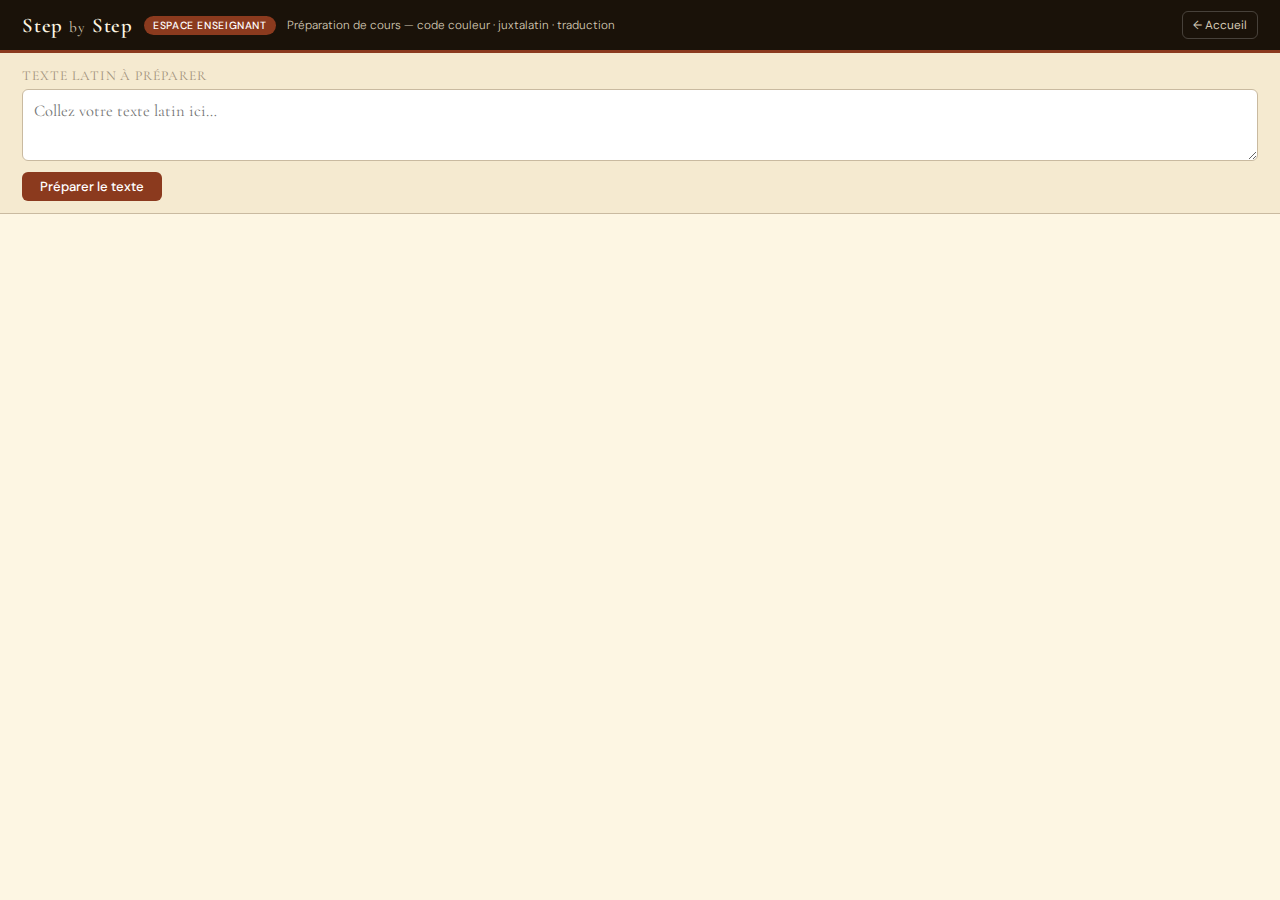
<file: html/espace_enseignant.html>
<!DOCTYPE html>
<html lang="fr">
<head>
<meta charset="UTF-8"/>
<meta name="viewport" content="width=device-width, initial-scale=1.0"/>
<title>Step by Step — Espace enseignant</title>
<link rel="preconnect" href="https://fonts.googleapis.com"/>
<link href="https://fonts.googleapis.com/css2?family=Cormorant+Garamond:ital,wght@0,400;0,600;1,400&family=DM+Sans:wght@300;400;500&display=swap" rel="stylesheet"/>
<style>
:root {
  --ink:#1a1209; --parchment:#fdf6e3; --parchment2:#f5ead0;
  --stone:#9e8f79; --stone-lt:#d4c9b4; --border:#c9baa0;
  --accent:#8b3a1e; --accent-lt:#f0ddd6;
  --nom:#2563eb; --voc:#2563eb; --acc:#16a34a; --gen:#eab308;
  --dat:#1c1917; --vrb:#dc2626; --inf:#7c3aed; --cco:#1c1917; --csu:#1c1917;
  --radius:6px;
  --font-latin:'Cormorant Garamond',Georgia,serif;
  --font-ui:'DM Sans',sans-serif;
}
*,*::before,*::after{box-sizing:border-box;margin:0;padding:0;}
body{font-family:var(--font-ui);background:var(--parchment);color:var(--ink);height:100vh;display:flex;flex-direction:column;overflow:hidden;}
header{background:var(--ink);color:var(--parchment);padding:11px 22px;display:flex;align-items:center;gap:11px;border-bottom:3px solid var(--accent);flex-shrink:0;}
.logo{font-family:var(--font-latin);font-weight:600;font-size:1.3rem;letter-spacing:.04em;}
.logo em{font-style:normal;font-weight:400;color:var(--stone-lt);font-size:.95rem;}
.badge{font-size:.65rem;font-weight:500;letter-spacing:.06em;background:var(--accent);color:#fff;padding:3px 9px;border-radius:20px;text-transform:uppercase;flex-shrink:0;}
.subtitle{font-size:.73rem;color:var(--stone-lt);font-weight:300;flex:1;}
.nav-link{font-size:.74rem;color:var(--stone-lt);text-decoration:none;border:1px solid rgba(255,255,255,.2);border-radius:var(--radius);padding:5px 10px;transition:all .2s;white-space:nowrap;}
.nav-link:hover{background:rgba(255,255,255,.1);color:#fff;}
#btn-export{display:none;align-items:center;gap:6px;padding:6px 14px;background:#fff;color:var(--ink);border:none;border-radius:var(--radius);font-family:var(--font-ui);font-size:.78rem;font-weight:500;cursor:pointer;transition:all .2s;}
#btn-export.visible{display:flex;}
#btn-export:hover{background:var(--parchment2);}
#btn-export svg{width:13px;height:13px;fill:none;stroke:currentColor;stroke-width:2;stroke-linecap:round;stroke-linejoin:round;}
#deposit-section{padding:14px 22px 12px;border-bottom:1px solid var(--border);background:var(--parchment2);flex-shrink:0;}
#deposit-section h2{font-family:var(--font-latin);font-size:.85rem;color:var(--stone);font-weight:400;text-transform:uppercase;letter-spacing:.07em;margin-bottom:5px;}
#raw-latin-input{width:100%;min-height:58px;font-family:var(--font-latin);font-size:1.03rem;line-height:1.7;background:#fff;border:1px solid var(--border);border-radius:var(--radius);padding:7px 11px;color:var(--ink);resize:vertical;outline:none;}
#raw-latin-input:focus{border-color:var(--accent);}
#raw-latin-input.hidden{display:none;}
.dep-btns{margin-top:6px;display:flex;gap:8px;align-items:center;}
#btn-deposit{padding:6px 18px;background:var(--accent);color:#fff;border:none;border-radius:var(--radius);font-family:var(--font-ui);font-size:.82rem;font-weight:500;cursor:pointer;}
#btn-deposit:hover{background:#6e2e17;}
#btn-reset{padding:6px 12px;background:transparent;color:var(--stone);border:1px solid var(--border);border-radius:var(--radius);font-size:.78rem;cursor:pointer;display:none;}
#btn-reset.visible{display:inline-block;}
#main-area{display:none;flex:1;min-height:0;}
#main-area.visible{display:grid;grid-template-columns:1fr 1fr 1fr;}
.column{display:flex;flex-direction:column;border-right:1px solid var(--border);min-height:0;overflow:hidden;}
.column:last-child{border-right:none;}
.col-body{flex:1;overflow-y:auto;padding:14px 16px;}
.col-title{font-family:var(--font-latin);font-size:.7rem;color:var(--stone);text-transform:uppercase;letter-spacing:.1em;margin-bottom:10px;display:flex;align-items:center;gap:7px;}
.col-title::after{content:'';flex:1;height:1px;background:var(--border);}
.col1-toolbar{flex-shrink:0;padding:8px 14px;border-bottom:1px solid var(--border);background:var(--parchment2);display:flex;flex-wrap:wrap;gap:5px;align-items:center;}
.palette-label{font-size:.62rem;color:var(--stone);text-transform:uppercase;letter-spacing:.06em;margin-right:3px;flex-shrink:0;}
.pal-btn{padding:3px 9px;border-radius:20px;border:1px solid;background:#fff;font-family:var(--font-ui);font-size:.7rem;cursor:pointer;transition:all .15s;color:var(--ink);user-select:none;}


















.pal-btn-none{padding:3px 9px;border-radius:20px;border:1px solid var(--border);background:#fff;font-family:var(--font-ui);font-size:.7rem;cursor:pointer;color:var(--stone);transition:all .15s;}
.pal-btn-none:hover{background:#fdf0f0;color:#9b2020;border-color:#e0aaaa;}
.pal-cursor-hint{font-size:.62rem;color:var(--stone);font-style:italic;margin-left:4px;}
.apply-mode .latin-word:hover{opacity:.75;outline:2px solid currentColor;outline-offset:1px;}
.token-sentence{display:block;margin-bottom:9px;padding-bottom:7px;border-bottom:1px dashed var(--stone-lt);}
.token-sentence:last-child{border-bottom:none;}










#color-legend{margin-top:10px;padding-top:8px;border-top:1px solid var(--border);display:flex;flex-wrap:wrap;gap:3px;}
.leg{font-size:.62rem;padding:2px 7px;border-radius:12px;border:1px solid;cursor:default;}
.popup-overlay{display:none;position:fixed;inset:0;z-index:300;}
.popup-overlay.visible{display:block;}
.popup-box{position:absolute;background:#fff;border:1px solid var(--border);border-radius:var(--radius);box-shadow:0 8px 28px rgba(0,0,0,.18);padding:12px 14px;min-width:200px;z-index:301;}
.popup-word{font-family:var(--font-latin);font-size:1.08rem;font-weight:600;color:var(--accent);margin-bottom:9px;}
.popup-links{display:flex;flex-wrap:wrap;gap:5px;}
.popup-link{display:inline-block;padding:4px 10px;border-radius:3px;text-decoration:none;font-size:.72rem;font-weight:500;transition:opacity .15s;}
.popup-link:hover{opacity:.8;}
.popup-link-gaffiot{background:var(--accent);color:#fff;}
.popup-link-perseus{background:#1a3a5c;color:#fff;}
.popup-link-erase{background:#f0f0ee;color:var(--stone);border:1px solid var(--border);text-decoration:none;}
.popup-link-erase:hover{background:#fdf0f0;color:#9b2020;border-color:#e0aaaa;}
.popup-close-row{margin-top:8px;display:flex;justify-content:flex-end;}
.popup-btn-close{font-size:.68rem;color:var(--stone);background:none;border:none;cursor:pointer;padding:2px 6px;}
.juxta-hint{font-size:.71rem;color:var(--stone);font-style:italic;margin-bottom:8px;line-height:1.5;}
#juxta-pairs{display:flex;flex-direction:column;}
.juxta-pair{display:grid;grid-template-columns:20px 1fr 1fr;border:1px solid var(--border);border-radius:var(--radius);overflow:hidden;margin-bottom:5px;background:#fff;transition:box-shadow .15s,opacity .15s;}
.juxta-pair:focus-within{box-shadow:0 0 0 2px var(--accent);}
.juxta-pair.dragging{opacity:.4;}
.juxta-pair.drag-over{box-shadow:0 -3px 0 var(--accent);}
.drag-handle{display:flex;align-items:center;justify-content:center;cursor:grab;background:var(--parchment2);border-right:1px solid var(--border);color:var(--stone-lt);font-size:.9rem;user-select:none;}
.drag-handle:active{cursor:grabbing;}
.juxta-cell{position:relative;}
.juxta-cell+.juxta-cell{border-left:1px solid var(--border);}
.juxta-lang{position:absolute;top:3px;left:6px;font-size:.55rem;color:var(--stone-lt);text-transform:uppercase;letter-spacing:.07em;pointer-events:none;}
.juxta-input{width:100%;padding:16px 7px 4px;font-family:var(--font-latin);font-size:.96rem;line-height:1.5;background:transparent;border:none;outline:none;color:var(--ink);resize:none;min-height:42px;overflow:hidden;}
.juxta-input.fr-cell{font-style:italic;}
.juxta-pair-actions{grid-column:1/-1;display:flex;justify-content:flex-end;border-top:1px solid var(--border);padding:2px 5px;background:var(--parchment2);}
.btn-pair-del{font-size:.62rem;color:var(--stone);background:none;border:none;cursor:pointer;padding:2px 5px;border-radius:3px;transition:all .15s;}
.btn-pair-del:hover{background:#fdf0f0;color:#9b2020;}
#btn-add-pair{margin-top:4px;padding:6px 12px;background:#fff;color:var(--stone);border:1px dashed var(--border);border-radius:var(--radius);font-size:.73rem;cursor:pointer;width:100%;transition:all .15s;font-family:var(--font-ui);}
#btn-add-pair:hover{border-color:var(--accent);color:var(--accent);background:var(--accent-lt);}
.translation-hint{font-size:.71rem;color:var(--stone);font-style:italic;margin-bottom:8px;}
#translation-area{width:100%;min-height:160px;font-family:var(--font-latin);font-size:1.06rem;line-height:1.9;background:#fff;border:1px solid var(--border);border-radius:var(--radius);padding:10px 12px;color:var(--ink);resize:vertical;outline:none;}
#translation-area:focus{border-color:var(--accent);}
.translation-actions{display:flex;gap:6px;margin-top:7px;}
.btn-trans{padding:5px 10px;font-size:.72rem;border-radius:var(--radius);cursor:pointer;border:1px solid var(--border);background:#fff;font-family:var(--font-ui);transition:all .15s;}
.btn-trans:hover{background:var(--parchment2);}
.btn-trans.danger{border-color:#e0aaaa;color:#9b2020;}
.btn-trans.danger:hover{background:#fdf0f0;}
/* === CODES COULEUR GRAMMATICAUX (partagés enseignant + étudiant + export) === */
.latin-word{display:inline-block;font-family:var(--font-latin,var(--fl,'Cormorant Garamond',Georgia,serif));font-size:1.06rem;padding:2px 6px;margin:3px 2px;border:1px solid #ccc;background:#fff;border-radius:4px;cursor:pointer;line-height:1.6;transition:filter .12s;user-select:none;}
.color-nominatif{background:#2563eb;color:#fff !important;border-color:#2563eb;}
.color-vocatif   {background:#2563eb;color:#fff !important;border-color:#2563eb;}
.color-accusatif {background:#16a34a;color:#fff !important;border-color:#16a34a;}
.color-genitif   {background:#eab308;color:#1a1209 !important;border-color:#ca8a04;}
.color-dat-abl   {background:#1c1917;color:#fff !important;border-color:#1c1917;}
.color-verbe     {background:#dc2626;color:#fff !important;border-color:#dc2626;}
.color-infinitif {background:#7c3aed;color:#fff !important;border-color:#7c3aed;font-style:italic;}
/* Coordonnants : encadrement noir gras, fond blanc */
.color-coord{background:#fff;color:#1c1917 !important;border:2.5px solid #1c1917;border-radius:14px;padding:1px 8px;font-weight:700;}
/* Subordonnants : encadrement carré noir gras + possibilité de fond coloré */
.color-subord{background:#fff;color:#1c1917 !important;border:2.5px solid #1c1917;border-radius:3px;padding:1px 7px;font-weight:700;}
.color-subord.sb-nom {background:#2563eb;color:#fff !important;}
.color-subord.sb-voc {background:#2563eb;color:#fff !important;}
.color-subord.sb-acc {background:#16a34a;color:#fff !important;}
.color-subord.sb-gen {background:#eab308;color:#1a1209 !important;}
.color-subord.sb-dat {background:#1c1917;color:#fff !important;}
.color-subord.sb-vrb {background:#dc2626;color:#fff !important;}
.color-subord.sb-inf {background:#7c3aed;color:#fff !important;font-style:italic;}
.pal-btn[data-case="nominatif"].active,.pal-btn[data-case="vocatif"].active{background:#2563eb;color:#fff;border-color:#2563eb;}
.pal-btn[data-case="accusatif"].active{background:#16a34a;color:#fff;border-color:#16a34a;}
.pal-btn[data-case="genitif"].active{background:#eab308;color:#1a1209;border-color:#ca8a04;}
.pal-btn[data-case="dat-abl"].active{background:#1c1917;color:#fff;border-color:#1c1917;}
.pal-btn[data-case="verbe"].active{background:#dc2626;color:#fff;border-color:#dc2626;}
.pal-btn[data-case="infinitif"].active{background:#7c3aed;color:#fff;border-color:#7c3aed;}
.pal-btn[data-case="coord"].active{background:#fff;color:#1c1917;border:2.5px solid #1c1917;font-weight:700;}
.pal-btn[data-case="subord"].active{background:#fff;color:#1c1917;border:2.5px solid #1c1917;border-radius:3px;font-weight:700;}
/* Idle palette button colors */
.pal-btn[data-case="nominatif"],.pal-btn[data-case="vocatif"]{border-color:#2563eb;color:#2563eb;}
.pal-btn[data-case="accusatif"]{border-color:#16a34a;color:#16a34a;}
.pal-btn[data-case="genitif"]{border-color:#ca8a04;color:#ca8a04;}
.pal-btn[data-case="dat-abl"]{border-color:#1c1917;color:#1c1917;}
.pal-btn[data-case="verbe"]{border-color:#dc2626;color:#dc2626;}
.pal-btn[data-case="infinitif"]{border-color:#7c3aed;color:#7c3aed;}
.pal-btn[data-case="coord"]{border-color:#1c1917;color:#1c1917;font-weight:700;}
.pal-btn[data-case="subord"]{border-color:#1c1917;color:#1c1917;font-weight:700;}
.leg-nom{background:#2563eb;color:#fff;}
.leg-voc{background:#2563eb;color:#fff;}
.leg-acc{background:#16a34a;color:#fff;}
.leg-gen{background:#eab308;color:#1a1209;}
.leg-dat{background:#1c1917;color:#fff;}
.leg-vrb{background:#dc2626;color:#fff;}
.leg-inf{background:#7c3aed;color:#fff;font-style:italic;}
.leg-cco{background:#fff;color:#1c1917;border:2px solid #1c1917;border-radius:12px;font-weight:700;}
.leg-csu{background:#fff;color:#1c1917;border:2px solid #1c1917;border-radius:3px;font-weight:700;}

.pal-btn-erase-all{padding:3px 9px;border-radius:20px;border:1px solid #e0aaaa;background:#fff;font-family:var(--font-ui);font-size:.7rem;cursor:pointer;color:#9b2020;transition:all .15s;}.pal-btn-erase-all:hover{background:#fdf0f0;}
</style>
</head>
<body>

<header>
  <div class="logo">Step <em>by</em> Step</div>
  <span class="badge">Espace enseignant</span>
  <span class="subtitle">Préparation de cours — code couleur · juxtalatin · traduction</span>
  <a href="index.html" class="nav-link">← Accueil</a>
  <button id="btn-export" onclick="exportHTML()">
    <svg viewBox="0 0 16 16"><polyline points="8 2 8 11"/><polyline points="4 7 8 11 12 7"/><rect x="2" y="13" width="12" height="1.5" rx="0.5"/></svg>
    Exporter le texte
  </button>
</header>

<section id="deposit-section">
  <h2>Texte latin à préparer</h2>
  <textarea id="raw-latin-input" placeholder="Collez votre texte latin ici…"></textarea>
  <div class="dep-btns">
    <button id="btn-deposit" onclick="depositText()">Préparer le texte</button>
    <button id="btn-reset"   onclick="resetAll()">↩ Modifier</button>
  </div>
</section>

<div id="main-area">

  <div class="column">
    <div class="col1-toolbar" id="col1-toolbar">
      <span class="palette-label">Cas :</span>
      <button class="pal-btn" data-case="nominatif"  onclick="activateCase(this)">Nominatif</button>
      <button class="pal-btn" data-case="vocatif"    onclick="activateCase(this)">Vocatif</button>
      <button class="pal-btn" data-case="accusatif"  onclick="activateCase(this)">Accusatif</button>
      <button class="pal-btn" data-case="genitif"    onclick="activateCase(this)">Génitif</button>
      <button class="pal-btn" data-case="dat-abl"    onclick="activateCase(this)">Dat./Abl.</button>
      <button class="pal-btn" data-case="verbe"      onclick="activateCase(this)">Verbe</button>
      <button class="pal-btn" data-case="infinitif"  onclick="activateCase(this)">Infinitif</button>
      <button class="pal-btn" data-case="coord"      onclick="activateCase(this)">Coord.</button>
      <button class="pal-btn" data-case="subord"     onclick="activateCase(this)">Subord.</button>
      <button class="pal-btn-none" onclick="deactivateCase()">✕ Aucun</button>
      <button class="pal-btn-erase-all" onclick="eraseAllColors()" title="Effacer toutes les couleurs">🗑 Tout effacer</button>
      <span class="pal-cursor-hint" id="pal-hint"></span>
    </div>
    <div class="col-body">
      <div class="col-title">Tokenisation — Code couleur</div>
      <div id="tokenized-display"></div>
      <div id="color-legend">
        <span class="leg leg-nom">Nominatif</span>
        <span class="leg leg-voc">Vocatif</span>
        <span class="leg leg-acc">Accusatif</span>
        <span class="leg leg-gen">Génitif</span>
        <span class="leg leg-dat">Dat./Abl.</span>
        <span class="leg leg-vrb">Verbe</span>
        <span class="leg leg-inf">Infinitif</span>
        <span class="leg leg-cco">Coord.</span>
        <span class="leg leg-csu">Subord.</span>
      </div>
    </div>
  </div>

  <div class="column">
    <div class="col-body">
      <div class="col-title">Juxtalatin latin–français</div>
      <p class="juxta-hint">Entrée dans Latin → Français. Entrée dans Français → nouvelle ligne. Glissez ⠇ pour réordonner.</p>
      <div id="juxta-pairs"></div>
      <button id="btn-add-pair" onclick="addJuxtaPair()">+ Ajouter une ligne</button>
    </div>
  </div>

  <div class="column">
    <div class="col-body">
      <div class="col-title">Traduction</div>
      <p class="translation-hint">Traduction littéraire ou pédagogique.</p>
      <textarea id="translation-area" placeholder="Saisissez votre traduction…" spellcheck="true"></textarea>
      <div class="translation-actions">
        <button class="btn-trans danger" onclick="clearTranslation()">✕ Effacer</button>
        <button class="btn-trans"        onclick="copyTranslation()">⎘ Copier</button>
      </div>
    </div>
  </div>

</div>

<div class="popup-overlay" id="popup-overlay" onclick="if(event.target===this)closePopup()">
  <div class="popup-box" id="popup-box" onclick="event.stopPropagation()">
    <div class="popup-word" id="popup-word"></div>
    <div class="popup-links">
      <a class="popup-link popup-link-gaffiot" id="popup-link-gaffiot" href="#" target="_blank">Gaffiot ↗</a>
      <a class="popup-link popup-link-perseus" id="popup-link-perseus" href="#" target="_blank">Perseus ↗</a>
      <a class="popup-link popup-link-erase"   href="#" onclick="eraseWordColor();return false;">✕ Effacer couleur</a>
    </div>
    <div class="popup-close-row">
      <button class="popup-btn-close" onclick="closePopup()">Fermer ✕</button>
    </div>
  </div>
</div>

<script>
var sentences   = [];
var popupTarget = null;
var activeCase  = null;
var dragSrc     = null;

/* ── DEPOT ── */
function depositText() {
  var input = document.getElementById('raw-latin-input');
  var text  = input.value.trim();
  if (!text) return;
  input.classList.add('hidden');
  document.getElementById('btn-deposit').style.display = 'none';
  document.getElementById('btn-reset').classList.add('visible');
  document.getElementById('btn-export').classList.add('visible');
  sentences = parseSentences(text);
  renderTokenized();
  document.getElementById('juxta-pairs').innerHTML = '';
  addJuxtaPair();
  document.getElementById('main-area').classList.add('visible');
  fitHeight();
}

function fitHeight() {
  var h = window.innerHeight
        - document.querySelector('header').offsetHeight
        - document.getElementById('deposit-section').offsetHeight;
  document.getElementById('main-area').style.height = h + 'px';
}
window.addEventListener('resize', function() {
  if (document.getElementById('main-area').classList.contains('visible')) fitHeight();
});

function resetAll() {
  document.getElementById('raw-latin-input').classList.remove('hidden');
  document.getElementById('btn-deposit').style.display = '';
  document.getElementById('btn-reset').classList.remove('visible');
  document.getElementById('btn-export').classList.remove('visible');
  document.getElementById('tokenized-display').innerHTML = '';
  document.getElementById('juxta-pairs').innerHTML = '';
  document.getElementById('translation-area').value = '';
  document.getElementById('main-area').classList.remove('visible');
  sentences = []; popupTarget = null; activeCase = null;
  deactivateCase();
}

/* ── PARSING ── */
function parseSentences(text) {
  var chunks = text.split(/(?<=[.?!])\s*/);
  return chunks.map(function(chunk) {
    var parts = chunk.split(/(\s+|[,;:'"«»()\[\]\-\u2014.?!])/).filter(Boolean);
    return parts
      .filter(function(p) { return !/^\s+$/.test(p); })
      .map(function(p) {
        return {
          text: p,
          isPunct: /^[,;:'"«»()\[\]\-\u2014.?!]$/.test(p),
          grammaticalCase: ''
        };
      });
  }).filter(function(s) { return s.length > 0; });
}

/* ── COL 1 : TOKENISATION + PALETTE ── */
function renderTokenized() {
  var el = document.getElementById('tokenized-display');
  el.innerHTML = '';
  sentences.forEach(function(sentence, si) {
    var div = document.createElement('div');
    div.className = 'token-sentence';
    sentence.forEach(function(tok, ti) {
      if (tok.isPunct) {
        div.appendChild(document.createTextNode(tok.text + ' '));
      } else {
        var span = document.createElement('span');
        span.className = 'latin-word' + (tok.grammaticalCase ? ' color-' + tok.grammaticalCase : '');
        span.textContent = tok.text;
        span.dataset.sentIdx = si;
        span.dataset.tokIdx  = ti;
        span.addEventListener('click', function(e) {
          if (activeCase !== null) { e.stopPropagation(); applyCase(span); }
        });
        span.addEventListener('dblclick', function(e) {
          e.stopPropagation();
          openPopup(span);
        });
        div.appendChild(span);
      }
    });
    el.appendChild(div);
  });
}

function activateCase(btn) {
  var c = btn.dataset.case;
  if (activeCase === c) { deactivateCase(); return; }
  activeCase = c;
  document.querySelectorAll('.pal-btn').forEach(function(b) {
    b.classList.toggle('active', b.dataset.case === c);
  });
  document.getElementById('tokenized-display').classList.add('apply-mode');
  document.getElementById('pal-hint').textContent = 'Cliquez sur les mots pour appliquer';
}

function deactivateCase() {
  activeCase = null;
  document.querySelectorAll('.pal-btn').forEach(function(b) { b.classList.remove('active'); });
  document.getElementById('tokenized-display').classList.remove('apply-mode');
  document.getElementById('pal-hint').textContent = '';
}

function applyCase(span) {
  var si = parseInt(span.dataset.sentIdx);
  var ti = parseInt(span.dataset.tokIdx);
  var current = sentences[si][ti].grammaticalCase;
  var newCase = (current === activeCase) ? '' : activeCase;
  setWordCase(span, si, ti, newCase);
}

function setWordCase(span, si, ti, c) {
  Array.from(span.classList).forEach(function(cl) {
    if (cl.startsWith('color-')) span.classList.remove(cl);
  });
  sentences[si][ti].grammaticalCase = c;
  if (c) span.classList.add('color-' + c);
}

/* ── POPUP double-clic ── */
function openPopup(el) {
  popupTarget = el;
  var word  = el.textContent.trim();
  var clean = word.toLowerCase().replace(/[^a-z]/gi, '');
  document.getElementById('popup-word').textContent = word;
  document.getElementById('popup-link-gaffiot').href =
    'https://gaffiot.fr/#' + encodeURIComponent(clean);
  document.getElementById('popup-link-perseus').href =
    'https://www.perseus.tufts.edu/hopper/morph?l=' + encodeURIComponent(clean) + '&la=la';
  var ov  = document.getElementById('popup-overlay');
  var box = document.getElementById('popup-box');
  ov.classList.add('visible');
  requestAnimationFrame(function() {
    var r    = el.getBoundingClientRect();
    var top  = r.bottom + 8 + window.scrollY;
    var left = r.left   + window.scrollX;
    if (left + box.offsetWidth  > window.innerWidth  - 10)
        left = window.innerWidth  - box.offsetWidth  - 10;
    if (top  + box.offsetHeight > window.innerHeight + window.scrollY - 10)
        top  = r.top + window.scrollY - box.offsetHeight - 8;
    box.style.top  = top  + 'px';
    box.style.left = left + 'px';
  });
}

function closePopup() {
  document.getElementById('popup-overlay').classList.remove('visible');
  popupTarget = null;
}

function eraseWordColor() {
  if (!popupTarget) return;
  var si = parseInt(popupTarget.dataset.sentIdx);
  var ti = parseInt(popupTarget.dataset.tokIdx);
  setWordCase(popupTarget, si, ti, '');
  closePopup();
}

document.addEventListener('keydown', function(e) {
  if (e.key === 'Escape') { closePopup(); deactivateCase(); }
});

/* ── COL 2 : JUXTALATIN — Entree + drag & drop ── */
function addJuxtaPair(latVal, frVal) {
  latVal = latVal || '';
  frVal  = frVal  || '';
  var container = document.getElementById('juxta-pairs');
  var pair = document.createElement('div');
  pair.className = 'juxta-pair';
  pair.draggable = true;

  var handle = document.createElement('div');
  handle.className   = 'drag-handle';
  handle.textContent = '\u2807';
  handle.title       = 'Glisser pour reordonner';

  var cellLat = document.createElement('div');
  cellLat.className = 'juxta-cell';
  var lblLat = document.createElement('span');
  lblLat.className   = 'juxta-lang';
  lblLat.textContent = 'Latin';
  var taLat = document.createElement('textarea');
  taLat.className   = 'juxta-input latin-cell';
  taLat.placeholder = 'texte latin\u2026';
  taLat.rows        = 1;
  taLat.value       = latVal;
  taLat.addEventListener('input',   function() { autoR(taLat); });
  taLat.addEventListener('keydown', function(e) { handleJuxtaKey(e, pair, 'lat'); });
  cellLat.appendChild(lblLat);
  cellLat.appendChild(taLat);

  var cellFr = document.createElement('div');
  cellFr.className = 'juxta-cell';
  var lblFr = document.createElement('span');
  lblFr.className   = 'juxta-lang';
  lblFr.textContent = 'Fran\u00e7ais';
  var taFr = document.createElement('textarea');
  taFr.className   = 'juxta-input fr-cell';
  taFr.placeholder = 'traduction\u2026';
  taFr.rows        = 1;
  taFr.value       = frVal;
  taFr.addEventListener('input',   function() { autoR(taFr); });
  taFr.addEventListener('keydown', function(e) { handleJuxtaKey(e, pair, 'fr'); });
  cellFr.appendChild(lblFr);
  cellFr.appendChild(taFr);

  var actions = document.createElement('div');
  actions.className = 'juxta-pair-actions';
  var delBtn = document.createElement('button');
  delBtn.className   = 'btn-pair-del';
  delBtn.textContent = '\u2715 supprimer';
  delBtn.addEventListener('click', function() { rmPair(pair); });
  actions.appendChild(delBtn);

  pair.appendChild(handle);
  pair.appendChild(cellLat);
  pair.appendChild(cellFr);
  pair.appendChild(actions);

  pair.addEventListener('dragstart', function(e) {
    dragSrc = pair;
    pair.classList.add('dragging');
    e.dataTransfer.effectAllowed = 'move';
  });
  pair.addEventListener('dragend', function() {
    pair.classList.remove('dragging');
    document.querySelectorAll('.juxta-pair').forEach(function(p) {
      p.classList.remove('drag-over');
    });
  });
  pair.addEventListener('dragover', function(e) {
    e.preventDefault();
    e.dataTransfer.dropEffect = 'move';
    document.querySelectorAll('.juxta-pair').forEach(function(p) {
      p.classList.remove('drag-over');
    });
    if (pair !== dragSrc) pair.classList.add('drag-over');
  });
  pair.addEventListener('drop', function(e) {
    e.preventDefault();
    if (dragSrc && dragSrc !== pair) {
      var allPairs = Array.from(container.children);
      var srcIdx   = allPairs.indexOf(dragSrc);
      var tgtIdx   = allPairs.indexOf(pair);
      if (srcIdx < tgtIdx) container.insertBefore(dragSrc, pair.nextSibling);
      else                 container.insertBefore(dragSrc, pair);
    }
    pair.classList.remove('drag-over');
  });

  container.appendChild(pair);
  taLat.focus();
  return pair;
}

function handleJuxtaKey(e, pair, cell) {
  if (e.key !== 'Enter') return;
  e.preventDefault();
  if (cell === 'lat') {
    var fr = pair.querySelector('.fr-cell');
    if (fr) { fr.focus(); return; }
  }
  var container = document.getElementById('juxta-pairs');
  var pairs     = Array.from(container.querySelectorAll('.juxta-pair'));
  var idx       = pairs.indexOf(pair);
  if (idx === pairs.length - 1) {
    var newPair = addJuxtaPair();
    newPair.querySelector('.latin-cell').focus();
  } else {
    var nextLat = pairs[idx + 1].querySelector('.latin-cell');
    if (nextLat) nextLat.focus();
  }
}

function rmPair(pair) {
  var container = document.getElementById('juxta-pairs');
  if (container.querySelectorAll('.juxta-pair').length <= 1) {
    pair.querySelectorAll('textarea').forEach(function(t) { t.value = ''; });
  } else {
    pair.remove();
  }
}

function autoR(ta) {
  ta.style.height = 'auto';
  ta.style.height = ta.scrollHeight + 'px';
}

/* ── COL 3 : TRADUCTION ── */
function clearTranslation() {
  if (confirm('Effacer la traduction ?'))
    document.getElementById('translation-area').value = '';
}
function copyTranslation() {
  var txt = document.getElementById('translation-area').value;
  if (!txt) return;
  navigator.clipboard.writeText(txt).then(function() {
    var btn = event.target, orig = btn.textContent;
    btn.textContent = '\u2713 Copi\u00e9';
    setTimeout(function() { btn.textContent = orig; }, 1500);
  });
}

/* ── EXPORT ── */
function eraseAllColors() {
  if (!confirm("Effacer toutes les couleurs du texte ?")) return;
  sentences.forEach(function(sent) {
    sent.forEach(function(tok) { tok.grammaticalCase = ""; });
  });
  document.querySelectorAll(".latin-word").forEach(function(span) {
    Array.from(span.classList).forEach(function(c) {
      if (c.startsWith("color-") || c.startsWith("sb-")) span.classList.remove(c);
    });
  });
}

function exportHTML() {
  var pairs = [];
  document.querySelectorAll('.juxta-pair').forEach(function(p) {
    var lat = (p.querySelector('.latin-cell') || {}).value || '';
    var fr  = (p.querySelector('.fr-cell')    || {}).value || '';
    lat = lat.trim(); fr = fr.trim();
    if (lat || fr) pairs.push({ lat: lat, fr: fr });
  });
  var translation = document.getElementById('translation-area').value.trim();
  var rawText     = document.getElementById('raw-latin-input').value.trim();
  var shortTitle  = rawText.substring(0, 60) + (rawText.length > 60 ? '\u2026' : '');

  var corrJSON = JSON.stringify({
    title:       shortTitle,
    sentences:   sentences,
    juxtaPairs:  pairs,
    translation: translation
  });

  var b64 = "[base64]/[base64]/[base64]/[base64]/[base64]/[base64]";
  var binary = atob(b64);
  var bytes  = new Uint8Array(binary.length);
  for (var i = 0; i < binary.length; i++) { bytes[i] = binary.charCodeAt(i); }
  var studentHTML = new TextDecoder('utf-8').decode(bytes);

  var jsonBlock = '<scr' + 'ipt id="correction-data" type="application/json">\n'
                + corrJSON + '\n'
                + '</' + 'script>';
  var finalHTML = studentHTML.replace('</head>\n<body>', '</head>\n<body>\n' + jsonBlock + '\n');
  finalHTML = finalHTML.replace(/<title>[^<]*/, '<title>' + esc(shortTitle));

  var blob = new Blob([finalHTML], { type: 'text/html;charset=utf-8' });
  var url  = URL.createObjectURL(blob);
  var a    = document.createElement('a');
  a.href = url; a.download = 'texte.html'; a.click();
  setTimeout(function() { URL.revokeObjectURL(url); }, 2000);
}

function esc(s) {
  return String(s || '')
    .replace(/&/g, '&amp;')
    .replace(/</g, '&lt;')
    .replace(/>/g, '&gt;')
    .replace(/"/g, '&quot;');
}

</script>
</body>
</html>
</file>
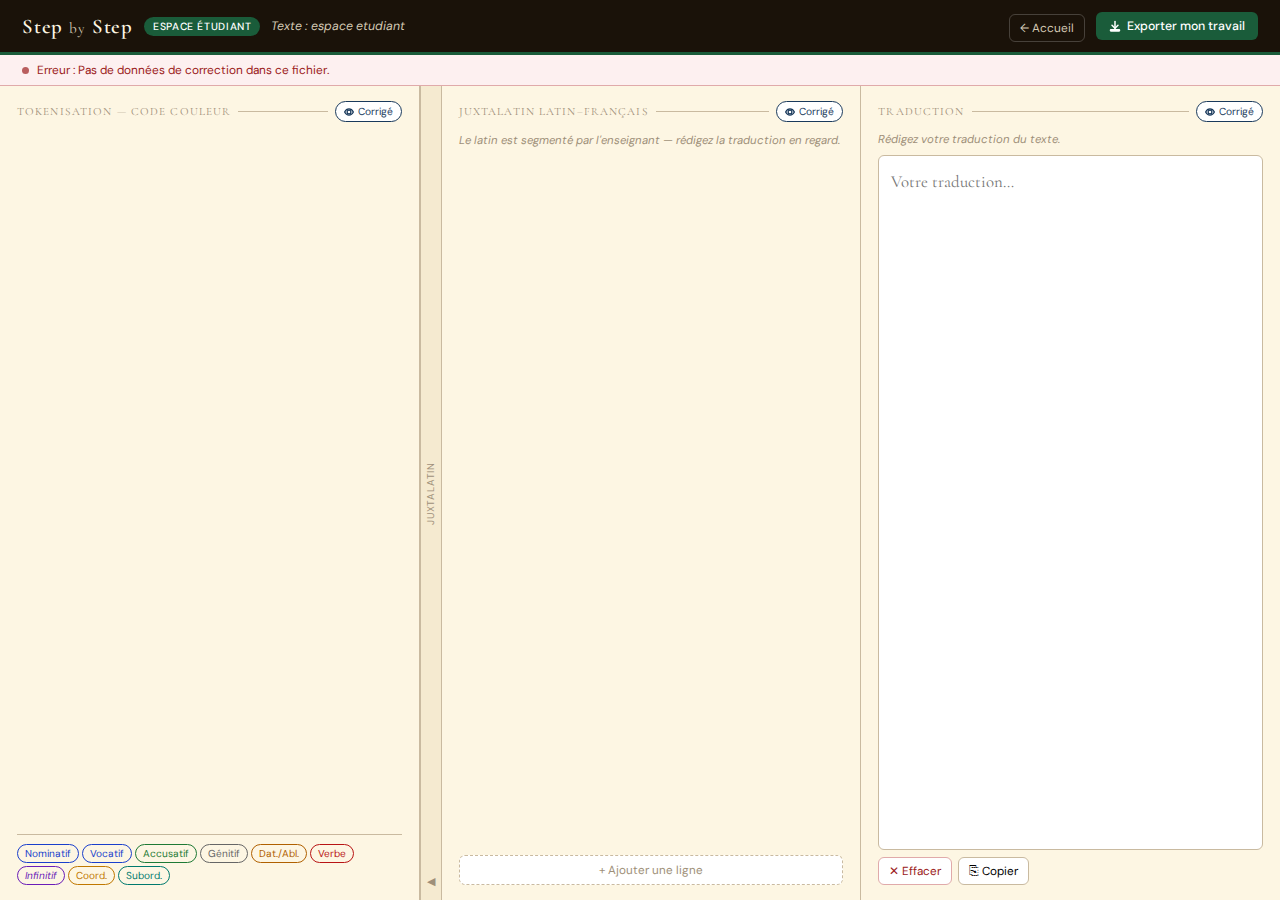
<file: html/espace_etudiant.html>
<!DOCTYPE html>
<html lang="fr">
<head>
<meta charset="UTF-8"/>
<meta name="viewport" content="width=device-width, initial-scale=1.0"/>
<title>Step by Step — Espace étudiant</title>
<link rel="preconnect" href="https://fonts.googleapis.com"/>
<link href="https://fonts.googleapis.com/css2?family=Cormorant+Garamond:ital,wght@0,400;0,600;1,400&family=DM+Sans:wght@300;400;500&display=swap" rel="stylesheet"/>
<link rel="stylesheet" href="../css/style_espace_etudiant.css"/>

</head>
<body>

<header>
    <div class="logo">Step <em>by</em> Step</div>
    <span class="badge">Espace étudiant</span>
    <span class="header-ref" id="header-ref"></span>
    <div class="header-nav"><a href="../../index.html">← Accueil</a></div>
    <button id="btn-export" onclick="exportHTML()">
        <svg viewBox="0 0 16 16"><polyline points="8 2 8 11"/><polyline points="4 7 8 11 12 7"/><rect x="2" y="13" width="12" height="1.5" rx="0.5"/></svg>
        Exporter mon travail
    </button>
</header>

<div id="status-bar"><span class="sdot"></span><span id="status-msg">Chargement…</span></div>

<div id="main-area">

    <!-- SLOT 1 : Tokenisation + code couleur -->
    <div class="col-slot" id="slot-1">
        <div class="column">
            <div class="col-header">
                <div class="col-title">Tokenisation — Code couleur</div>
                <button class="btn-corr" id="btn-corr-1" onclick="toggleCorr(1)">
                    <svg viewBox="0 0 16 16"><circle cx="8" cy="8" r="3"/><path d="M1 8s2.5-5 7-5 7 5 7 5-2.5 5-7 5-7-5-7-5z"/></svg>Corrigé
                </button>
            </div>
            <div id="tokenized-display"></div>
            <div id="color-legend">
                <span class="leg" style="color:var(--nom);border-color:var(--nom)">Nominatif</span>
                <span class="leg" style="color:var(--voc);border-color:var(--voc)">Vocatif</span>
                <span class="leg" style="color:var(--acc);border-color:var(--acc)">Accusatif</span>
                <span class="leg" style="color:var(--gen);border-color:var(--gen)">Génitif</span>
                <span class="leg" style="color:var(--dat);border-color:var(--dat)">Dat./Abl.</span>
                <span class="leg" style="color:var(--vrb);border-color:var(--vrb)">Verbe</span>
                <span class="leg" style="color:var(--inf);border-color:var(--inf);font-style:italic">Infinitif</span>
                <span class="leg" style="color:var(--cco);border:1px solid var(--cco)">Coord.</span>
                <span class="leg" style="color:var(--csu);border:1px solid var(--csu)">Subord.</span>
            </div>
        </div>
        <div class="corr-panel" id="corr-panel-1">
            <div class="corr-inner">
                <div class="corr-heading">Corrigé — Code couleur</div>
                <div id="corr-content-1"><p class="corr-empty">Chargement…</p></div>
            </div>
        </div>
    </div>

    <!-- Onglet vertical de rétraction de la col 2 -->
    <div id="col2-tab" onclick="toggleCol2()" title="Afficher / masquer le juxtalatin">
        <span id="col2-tab-label">Juxtalatin</span>
        <span id="col2-tab-arrow">◀</span>
    </div>

    <!-- SLOT 2 : Juxtalatin -->
    <div class="col-slot" id="slot-2">
        <div class="column">
            <div class="col-header">
                <div class="col-title">Juxtalatin latin–français</div>
                <button class="btn-corr" id="btn-corr-2" onclick="toggleCorr(2)">
                    <svg viewBox="0 0 16 16"><circle cx="8" cy="8" r="3"/><path d="M1 8s2.5-5 7-5 7 5 7 5-2.5 5-7 5-7-5-7-5z"/></svg>Corrigé
                </button>
            </div>
            <p class="juxta-hint">Le latin est segmenté par l'enseignant — rédigez la traduction en regard.</p>
            <div id="juxta-pairs"></div>
            <button id="btn-add-pair" onclick="addJuxtaPair('','')">+ Ajouter une ligne</button>
        </div>
        <div class="corr-panel" id="corr-panel-2">
            <div class="corr-inner">
                <div class="corr-heading">Corrigé — Juxtalatin</div>
                <div id="corr-content-2"><p class="corr-empty">Chargement…</p></div>
            </div>
        </div>
    </div>

    <!-- SLOT 3 : Traduction -->
    <div class="col-slot" id="slot-3">
        <div class="column">
            <div class="col-header">
                <div class="col-title">Traduction</div>
                <button class="btn-corr" id="btn-corr-3" onclick="toggleCorr(3)">
                    <svg viewBox="0 0 16 16"><circle cx="8" cy="8" r="3"/><path d="M1 8s2.5-5 7-5 7 5 7 5-2.5 5-7 5-7-5-7-5z"/></svg>Corrigé
                </button>
            </div>
            <p class="translation-hint">Rédigez votre traduction du texte.</p>
            <textarea id="translation-area" placeholder="Votre traduction…" spellcheck="true"></textarea>
            <div class="translation-actions">
                <button class="btn-trans danger" onclick="clearTrans()">✕ Effacer</button>
                <button class="btn-trans"        onclick="copyTrans()">⎘ Copier</button>
            </div>
        </div>
        <div class="corr-panel" id="corr-panel-3">
            <div class="corr-inner">
                <div class="corr-heading">Corrigé — Traduction</div>
                <div id="corr-content-3"><p class="corr-empty">Chargement…</p></div>
            </div>
        </div>
    </div>

</div>

<!-- POPUP -->
<div class="popup-overlay" id="popup-overlay" onclick="if(event.target===this)closePopup()">
    <div class="popup-box" id="popup-box" onclick="event.stopPropagation()">
        <div class="popup-word" id="popup-word"></div>
        <div class="popup-section-label">Catégorie grammaticale</div>
        <div class="popup-case-grid">
            <button class="popup-case-btn" data-case="nominatif"  onclick="setCase('nominatif')">Nominatif</button>
            <button class="popup-case-btn" data-case="vocatif"    onclick="setCase('vocatif')">Vocatif</button>
            <button class="popup-case-btn" data-case="accusatif"  onclick="setCase('accusatif')">Accusatif</button>
            <button class="popup-case-btn" data-case="genitif"    onclick="setCase('genitif')">Génitif</button>
            <button class="popup-case-btn" data-case="dat-abl"    onclick="setCase('dat-abl')">Datif / Ablatif</button>
            <button class="popup-case-btn" data-case="verbe"      onclick="setCase('verbe')">Verbe conj.</button>
            <button class="popup-case-btn" data-case="infinitif"  onclick="setCase('infinitif')">Infinitif</button>
            <button class="popup-case-btn" data-case="coord"      onclick="setCase('coord')">Conj. coord.</button>
            <button class="popup-case-btn" data-case="subord"     onclick="setCase('subord')">Conj. subord.</button>
        </div>
        <div class="popup-section-label">Dictionnaire</div>
        <div class="popup-links"><a class="popup-link popup-link-gaffiot" id="popup-link-gaffiot" href="#" target="_blank">Gaffiot ↗</a></div>
        <div class="popup-section-label">Aide morphologique</div>
        <div class="popup-links"><a class="popup-link popup-link-perseus" id="popup-link-perseus" href="#" target="_blank">Perseus Morpheus ↗</a></div>
        <div class="popup-actions">
            <button class="popup-btn-sm danger" onclick="clearCase()">✕ Effacer couleur</button>
            <button class="popup-btn-sm popup-close" onclick="closePopup()">Fermer</button>
        </div>
    </div>
</div>

<script>
/* ============================================================
   ÉTAT
============================================================ */
var sentences    = [];
var corrData     = null;
var popupTarget  = null;
var col2Open     = true;

/* ============================================================
   INIT
============================================================ */
function init() {
    var fn = window.location.pathname.split('/').pop().replace('.html', '');
    document.getElementById('header-ref').textContent = fn ? 'Texte : ' + fn.replace(/_/g, ' ') : '';
    document.title = 'Step by Step \u2014 ' + fn.replace(/_/g, ' ');
    fitHeight();
    setStatus('loading', 'Chargement du texte\u2026');

    fetch(window.location.href)
        .then(function(res) {
            if (!res.ok) throw new Error('HTTP ' + res.status);
            return res.text();
        })
        .then(function(html) {
            var doc    = new DOMParser().parseFromString(html, 'text/html');
            var jsonEl = doc.getElementById('correction-data');
            if (!jsonEl) throw new Error('Pas de donn\u00e9es de correction dans ce fichier.');
            corrData = JSON.parse(jsonEl.textContent);
            setStatus('ok', 'Texte charg\u00e9. Cliquez sur \u{1F441} Corrig\u00e9 pour consulter les corrections.');
            buildInterface();
        })
        .catch(function(e) {
            setStatus('error', 'Erreur : ' + e.message);
        });
}

function setStatus(type, msg) {
    var bar = document.getElementById('status-bar');
    bar.className = (type === 'loading') ? '' : type;
    document.getElementById('status-msg').textContent = msg;
}

/* ============================================================
   CONSTRUCTION DE L'INTERFACE
============================================================ */
function buildInterface() {
    if (!corrData) return;

    /* 1. Tokenisation SANS couleur (ardoise vierge) */
    sentences = corrData.sentences.map(function(sent) {
        return sent.map(function(tok) {
            return { text: tok.text, isPunct: tok.isPunct, grammaticalCase: '' };
        });
    });
    renderTokenized();

    /* 2. Panneau corrigé col 1 */
    buildCorrPanel1();

    /* 3. Col 2 : paires juxtalatin — latin prérempli, français vide */
    buildJuxtaPairs();

    /* 4. Panneau corrigé col 2 */
    buildCorrPanel2();

    /* 5. Panneau corrigé col 3 */
    buildCorrPanel3();
}

/* ============================================================
   COL 1 : RENDU TOKENISÉ
============================================================ */
function renderTokenized() {
    var el = document.getElementById('tokenized-display');
    el.innerHTML = '';
    sentences.forEach(function(sentence, si) {
        var div = document.createElement('div');
        div.className = 'token-sentence';
        div.dataset.sentIdx = si;
        sentence.forEach(function(tok, ti) {
            if (tok.isPunct) {
                div.appendChild(document.createTextNode(tok.text + ' '));
            } else {
                var span = document.createElement('span');
                span.className       = 'latin-word';
                span.textContent     = tok.text;
                span.dataset.sentIdx = si;
                span.dataset.tokIdx  = ti;
                span.addEventListener('dblclick', function(e) {
                    e.preventDefault(); openPopup(span);
                });
                div.appendChild(span);
            }
        });
        el.appendChild(div);
    });
}

/* ============================================================
   PANNEAU CORRIGÉ COL 1
============================================================ */
function buildCorrPanel1() {
    var c1 = document.getElementById('corr-content-1');
    c1.innerHTML = '';
    if (!corrData || !corrData.sentences) {
        c1.innerHTML = '<p class="corr-empty">Aucun texte.</p>'; return;
    }
    corrData.sentences.forEach(function(sentence) {
        var div = document.createElement('div');
        div.className = 'token-sentence';
        sentence.forEach(function(tok) {
            if (tok.isPunct) {
                div.appendChild(document.createTextNode(tok.text + ' '));
            } else {
                var span = document.createElement('span');
                span.className   = tok.grammaticalCase
                    ? 'latin-word color-' + tok.grammaticalCase
                    : 'latin-word';
                span.textContent = tok.text;
                div.appendChild(span);
                div.appendChild(document.createTextNode(' '));
            }
        });
        c1.appendChild(div);
    });
    var leg = document.createElement('div');
    leg.className = 'corr-legend';
    leg.innerHTML =
        '<span class="leg" style="color:var(--nom);border-color:var(--nom)">Nom.</span>'
      + '<span class="leg" style="color:var(--acc);border-color:var(--acc)">Acc.</span>'
      + '<span class="leg" style="color:var(--gen);border-color:var(--gen)">G\u00e9n.</span>'
      + '<span class="leg" style="color:var(--dat);border-color:var(--dat)">Dat./Abl.</span>'
      + '<span class="leg" style="color:var(--vrb);border-color:var(--vrb)">Verbe</span>'
      + '<span class="leg" style="color:var(--inf);border-color:var(--inf);font-style:italic">Inf.</span>';
    c1.appendChild(leg);
}

/* ============================================================
   COL 2 : PAIRES JUXTALATIN
   Latin prérempli (lecture seule), Français vide (éditable)
============================================================ */
function buildJuxtaPairs() {
    var container = document.getElementById('juxta-pairs');
    container.innerHTML = '';
    if (!corrData || !corrData.juxtaPairs || !corrData.juxtaPairs.length) {
        /* Pas de paires dans le corrigé : une ligne vide pour démarrer */
        addJuxtaPair('', '');
        return;
    }
    corrData.juxtaPairs.forEach(function(p) {
        addJuxtaPair(p.lat, '');  /* français vide = ardoise étudiante */
    });
}

function addJuxtaPair(lat, fr) {
    if (lat === undefined) lat = '';
    if (fr  === undefined) fr  = '';

    var container = document.getElementById('juxta-pairs');
    var pair = document.createElement('div');
    pair.className = 'juxta-pair';

    /* Cellule latin (lecture seule) */
    var cellLat = document.createElement('div');
    cellLat.className = 'juxta-cell juxta-cell-lat';
    var lblLat = document.createElement('span');
    lblLat.className   = 'juxta-lang';
    lblLat.textContent = 'Latin';
    var taLat = document.createElement('textarea');
    taLat.className   = 'juxta-input latin-ro';
    taLat.readOnly    = true;
    taLat.rows        = 2;
    taLat.value       = lat;
    taLat.tabIndex    = -1;
    cellLat.appendChild(lblLat);
    cellLat.appendChild(taLat);

    /* Cellule français (éditable) */
    var cellFr = document.createElement('div');
    cellFr.className = 'juxta-cell';
    var lblFr = document.createElement('span');
    lblFr.className   = 'juxta-lang';
    lblFr.textContent = 'Français';
    var taFr = document.createElement('textarea');
    taFr.className   = 'juxta-input fr-edit';
    taFr.placeholder = 'traduction\u2026';
    taFr.rows        = 2;
    taFr.value       = fr;
    taFr.addEventListener('input', function() { autoR(taFr); });
    cellFr.appendChild(lblFr);
    cellFr.appendChild(taFr);

    /* Actions */
    var actions = document.createElement('div');
    actions.className = 'juxta-pair-actions';
    var delBtn = document.createElement('button');
    delBtn.className   = 'btn-pair-del';
    delBtn.textContent = '\u2715 supprimer';
    delBtn.addEventListener('click', function() { rmPair(delBtn); });
    actions.appendChild(delBtn);

    pair.appendChild(cellLat);
    pair.appendChild(cellFr);
    pair.appendChild(actions);
    container.appendChild(pair);
}

function rmPair(btn) {
    var pair = btn.closest('.juxta-pair');
    if (document.querySelectorAll('.juxta-pair').length <= 1) {
        var ta = pair.querySelector('.fr-edit');
        if (ta) ta.value = '';
    } else {
        pair.remove();
    }
}

function autoR(ta) {
    ta.style.height = 'auto';
    ta.style.height = ta.scrollHeight + 'px';
}

/* ============================================================
   RÉTRACTION COL 2 (onglet vertical)
============================================================ */
function toggleCol2() {
    col2Open = !col2Open;
    var slot  = document.getElementById('slot-2');
    var tab   = document.getElementById('col2-tab');
    var arrow = document.getElementById('col2-tab-arrow');
    slot.classList.toggle('collapsed', !col2Open);
    tab.classList.toggle('collapsed-state', !col2Open);
    arrow.textContent = col2Open ? '\u25C4' : '\u25BA';
}

/* ============================================================
   PANNEAUX CORRIGÉ (cols 1, 2, 3)
============================================================ */
function buildCorrPanel2() {
    var c2 = document.getElementById('corr-content-2');
    c2.innerHTML = '';
    if (!corrData || !corrData.juxtaPairs || !corrData.juxtaPairs.length) {
        c2.innerHTML = '<p class="corr-empty">Pas de juxtalatin dans le corrig\u00e9.</p>'; return;
    }
    var table = document.createElement('table');
    table.className = 'juxta-table';
    table.innerHTML = '<thead><tr><th>Latin</th><th>Fran\u00e7ais</th></tr></thead>';
    var tbody = document.createElement('tbody');
    corrData.juxtaPairs.forEach(function(p) {
        var tr = document.createElement('tr');
        var tdl = document.createElement('td');
        tdl.className = 'juxta-lat';
        tdl.textContent = p.lat;
        var tdf = document.createElement('td');
        tdf.className = 'juxta-fr';
        tdf.textContent = p.fr;
        tr.appendChild(tdl); tr.appendChild(tdf);
        tbody.appendChild(tr);
    });
    table.appendChild(tbody);
    c2.appendChild(table);
}

function buildCorrPanel3() {
    var c3 = document.getElementById('corr-content-3');
    c3.innerHTML = '';
    if (!corrData || !corrData.translation) {
        c3.innerHTML = '<p class="corr-empty">Pas de traduction dans le corrig\u00e9.</p>'; return;
    }
    var p = document.createElement('p');
    p.className   = 'translation-text';
    p.textContent = corrData.translation;
    c3.appendChild(p);
}

function toggleCorr(n) {
    var panel = document.getElementById('corr-panel-' + n);
    var btn   = document.getElementById('btn-corr-' + n);
    var open  = panel.classList.toggle('open');
    btn.classList.toggle('active', open);
}

/* ============================================================
   HAUTEUR
============================================================ */
function fitHeight() {
    var hh = document.querySelector('header').offsetHeight;
    var sh = document.getElementById('status-bar').offsetHeight;
    document.getElementById('main-area').style.height = (window.innerHeight - hh - sh) + 'px';
}
window.addEventListener('resize', fitHeight);

/* ============================================================
   POPUP CODE COULEUR
============================================================ */
function openPopup(el) {
    popupTarget = el;
    var word  = el.textContent.trim();
    var clean = word.toLowerCase().replace(/[^a-z]/gi, '');
    document.getElementById('popup-word').textContent = word;
    document.getElementById('popup-link-gaffiot').href =
        'https://gaffiot.fr/#' + encodeURIComponent(clean);
    document.getElementById('popup-link-perseus').href =
        'https://www.perseus.tufts.edu/hopper/morph?l=' + encodeURIComponent(clean) + '&la=la';
    var cur = el.dataset.grammaticalCase || '';
    document.querySelectorAll('.popup-case-btn').forEach(function(b) {
        b.classList.toggle('active', b.dataset.case === cur);
    });
    var ov  = document.getElementById('popup-overlay');
    var box = document.getElementById('popup-box');
    ov.classList.add('visible');
    requestAnimationFrame(function() {
        var r    = el.getBoundingClientRect();
        var top  = r.bottom + 8 + window.scrollY;
        var left = r.left   + window.scrollX;
        if (left + box.offsetWidth  > window.innerWidth  - 10)
            left = window.innerWidth  - box.offsetWidth  - 10;
        if (top  + box.offsetHeight > window.innerHeight + window.scrollY - 10)
            top  = r.top + window.scrollY - box.offsetHeight - 8;
        box.style.top  = top  + 'px';
        box.style.left = left + 'px';
    });
}
function closePopup() {
    document.getElementById('popup-overlay').classList.remove('visible');
    popupTarget = null;
}
document.addEventListener('keydown', function(e) { if (e.key === 'Escape') closePopup(); });

function setCase(c) {
    if (!popupTarget) return;
    var el = popupTarget;
    rmCC(el);
    if (el.dataset.grammaticalCase === c) {
        delete el.dataset.grammaticalCase;
        updSent(el, '');
        document.querySelectorAll('.popup-case-btn').forEach(function(b) { b.classList.remove('active'); });
    } else {
        el.classList.add('color-' + c);
        el.dataset.grammaticalCase = c;
        updSent(el, c);
        document.querySelectorAll('.popup-case-btn').forEach(function(b) {
            b.classList.toggle('active', b.dataset.case === c);
        });
    }
}
function clearCase() {
    if (!popupTarget) return;
    rmCC(popupTarget);
    delete popupTarget.dataset.grammaticalCase;
    updSent(popupTarget, '');
    document.querySelectorAll('.popup-case-btn').forEach(function(b) { b.classList.remove('active'); });
}
function rmCC(el) {
    Array.from(el.classList).forEach(function(c) { if (c.startsWith('color-')) el.classList.remove(c); });
}
function updSent(el, c) {
    var si = parseInt(el.dataset.sentIdx);
    var ti = parseInt(el.dataset.tokIdx);
    if (!isNaN(si) && !isNaN(ti) && sentences[si] && sentences[si][ti])
        sentences[si][ti].grammaticalCase = c;
}

/* ============================================================
   COL 3 : TRADUCTION
============================================================ */
function clearTrans() {
    if (confirm('Effacer votre traduction ?'))
        document.getElementById('translation-area').value = '';
}
function copyTrans() {
    var t = document.getElementById('translation-area').value;
    if (!t) return;
    navigator.clipboard.writeText(t).then(function() {
        var b = event.target, o = b.textContent;
        b.textContent = '\u2713 Copi\u00e9';
        setTimeout(function() { b.textContent = o; }, 1500);
    });
}

/* ============================================================
   EXPORT HTML TRAVAIL ÉTUDIANT
============================================================ */
function exportHTML() {
    /* Texte annoté par l'étudiant */
    var ch = '';
    sentences.forEach(function(s) {
        ch += '<div class="token-sentence">';
        s.forEach(function(t) {
            if (t.isPunct) {
                ch += esc(t.text) + ' ';
            } else {
                var cl = t.grammaticalCase
                    ? 'latin-word color-' + t.grammaticalCase
                    : 'latin-word';
                ch += '<span class="' + cl + '">' + esc(t.text) + '</span> ';
            }
        });
        ch += '</div>\n';
    });

    /* Paires juxtalatin */
    var pairs = [];
    document.querySelectorAll('.juxta-pair').forEach(function(p) {
        var lat = (p.querySelector('.latin-ro')  || {}).value || '';
        var fr  = (p.querySelector('.fr-edit')   || {}).value || '';
        lat = lat.trim(); fr = fr.trim();
        if (lat || fr) pairs.push({ lat: lat, fr: fr });
    });

    var trans = document.getElementById('translation-area').value.trim();
    var ref   = (corrData && corrData.title)
        ? corrData.title
        : window.location.pathname.split('/').pop().replace('.html','').replace(/_/g,' ');

    var juxtaRows = '';
    pairs.forEach(function(p) {
        juxtaRows += '<tr><td class="juxta-lat">' + esc(p.lat) + '</td>'
                   + '<td class="juxta-fr">'  + esc(p.fr)  + '</td></tr>\n';
    });

    var juxtaSec = pairs.length
        ? '<section><div class="stitle">Juxtalatin latin\u2013fran\u00e7ais</div>'
          + '<table class="jt"><thead><tr><th>Latin</th><th>Fran\u00e7ais</th></tr></thead>'
          + '<tbody>' + juxtaRows + '</tbody></table></section>\n'
        : '';

    var transSec = trans
        ? '<section><div class="stitle">Traduction</div>'
          + '<p class="tt">' + esc(trans) + '</p></section>\n'
        : '';

    var doc = '<!DOCTYPE html><html lang="fr"><head><meta charset="UTF-8"/>'
        + '<title>Travail \u00e9tudiant \u2014 ' + esc(ref) + '</title>'
        + '<link href="https://fonts.googleapis.com/css2?family=Cormorant+Garamond:ital,wght@0,400;0,600;1,400&family=DM+Sans:wght@300;400;500&display=swap" rel="stylesheet"/>'
        + '<style>'
        + ':root{--nom:#1a3fcc;--voc:#1a3fcc;--acc:#1e7a35;--gen:#666;--dat:#b06000;--vrb:#b81414;--inf:#6b1db8;--cco:#c07800;--csu:#007a6e;--ink:#1a1209;--parchment:#fdf6e3;--stone:#9e8f79;--border:#c9baa0;--fl:\'Cormorant Garamond\',Georgia,serif;--fu:\'DM Sans\',sans-serif;}'
        + '*,*::before,*::after{box-sizing:border-box;margin:0;padding:0;}'
        + 'body{font-family:var(--fu);background:var(--parchment);color:var(--ink);padding:40px 48px;max-width:920px;margin:0 auto;}'
        + 'h1{font-family:var(--fl);font-weight:600;font-size:1.7rem;margin-bottom:4px;}'
        + '.meta{font-size:.75rem;color:var(--stone);margin-bottom:32px;}'
        + 'section{margin-bottom:38px;}'
        + '.stitle{font-family:var(--fl);font-size:.75rem;color:var(--stone);text-transform:uppercase;letter-spacing:.1em;margin-bottom:14px;display:flex;align-items:center;gap:10px;}'
        + '.stitle::after{content:"";flex:1;height:1px;background:var(--border);}'
        + '.token-sentence{font-family:var(--fl);font-size:1.12rem;line-height:2.2;margin-bottom:7px;padding-bottom:7px;border-bottom:1px dashed #d8cfc0;}'
        + '.token-sentence:last-child{border-bottom:none;}'
        + '.latin-word{display:inline-block;padding:1px 4px;margin:1px;border:1px solid #e0d8cc;border-radius:3px;}'
        + '.color-nominatif{color:var(--nom);border-color:var(--nom);}'
        + '.color-vocatif{color:var(--voc);border-color:var(--voc);}'
        + '.color-accusatif{color:var(--acc);border-color:var(--acc);}'
        + '.color-genitif{color:var(--gen);border-color:var(--gen);}'
        + '.color-dat-abl{color:var(--dat);border-color:var(--dat);}'
        + '.color-verbe{color:var(--vrb);border-color:var(--vrb);}'
        + '.color-infinitif{color:var(--inf);border-color:var(--inf);font-style:italic;}'
        + '.color-coord{color:var(--cco);border:2px solid var(--cco);border-radius:12px;padding:0 6px;}'
        + '.color-subord{color:var(--csu);border:2px solid var(--csu);border-radius:2px;padding:0 6px;}'
        + '.jt{width:100%;border-collapse:collapse;font-family:var(--fl);font-size:1rem;}'
        + '.jt th{text-align:left;font-size:.68rem;color:var(--stone);text-transform:uppercase;letter-spacing:.07em;padding:4px 10px;border-bottom:2px solid var(--border);font-family:var(--fu);}'
        + '.juxta-lat,.juxta-fr{padding:7px 10px;border-bottom:1px solid var(--border);vertical-align:top;width:50%;}'
        + '.juxta-lat{border-right:1px solid var(--border);}'
        + '.juxta-fr{font-style:italic;color:#444;}'
        + '.tt{font-family:var(--fl);font-size:1.1rem;line-height:1.95;white-space:pre-wrap;}'
        + 'footer{margin-top:40px;padding-top:14px;border-top:1px solid var(--border);font-size:.7rem;color:#bbb;text-align:right;}'
        + '</style></head><body>'
        + '<h1>' + esc(ref) + '</h1>'
        + '<p class="meta">Travail \u00e9tudiant \u2014 Step by Step</p>'
        + '<section><div class="stitle">Texte latin \u2014 Code couleur grammatical</div>' + ch + '</section>\n'
        + juxtaSec
        + transSec
        + '<footer>Step by Step \u2014 Espace \u00e9tudiant</footer>'
        + '</body></html>';

    var blob = new Blob([doc], { type: 'text/html;charset=utf-8' });
    var url  = URL.createObjectURL(blob);
    var a    = document.createElement('a');
    a.href     = url;
    a.download = 'travail-' + ref.replace(/[^a-z0-9]/gi, '-').toLowerCase() + '.html';
    a.click();
    setTimeout(function() { URL.revokeObjectURL(url); }, 2000);
}

function esc(s) {
    return String(s || '')
        .replace(/&/g, '&amp;')
        .replace(/</g, '&lt;')
        .replace(/>/g, '&gt;')
        .replace(/"/g, '&quot;');
}

window.addEventListener('DOMContentLoaded', init);
</script>
</body>
</html>
</file>
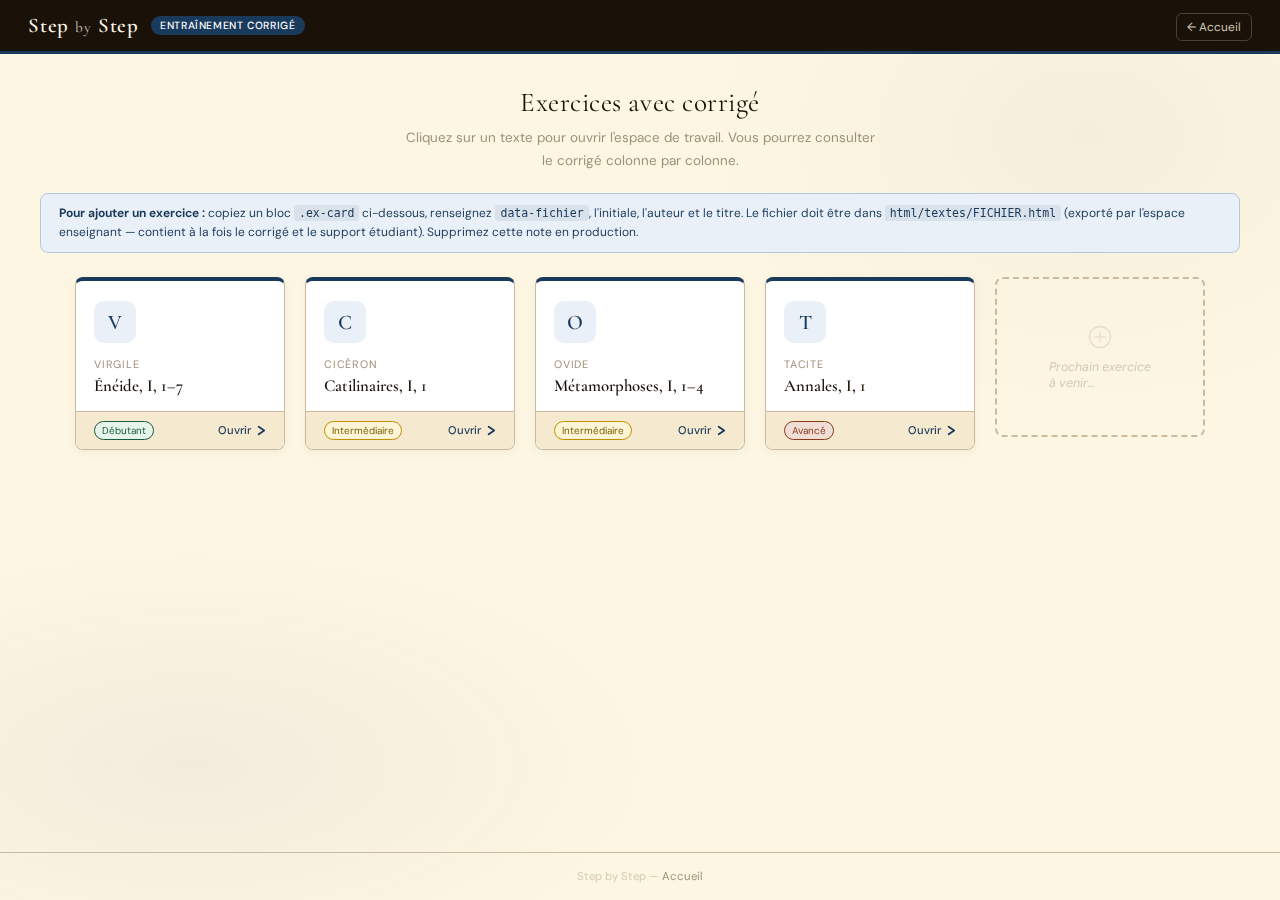
<file: html/exercices.html>
<!DOCTYPE html>
<html lang="fr">
<head>
<meta charset="UTF-8"/>
<meta name="viewport" content="width=device-width, initial-scale=1.0"/>
<title>Step by Step — Entraînement corrigé</title>
<link rel="preconnect" href="https://fonts.googleapis.com"/>
<link href="https://fonts.googleapis.com/css2?family=Cormorant+Garamond:ital,wght@0,400;0,600;1,400&family=DM+Sans:wght@300;400;500&display=swap" rel="stylesheet"/>
<style>
:root {
    --ink:#1a1209; --parchment:#fdf6e3; --parchment2:#f5ead0;
    --stone:#9e8f79; --stone-lt:#d4c9b4; --border:#c9baa0;
    --accent:#8b3a1e; --accent-lt:#f0ddd6;
    --corr:#1a3a5c; --corr-lt:#eaf0f8;
    --student:#1a5c3a; --student-lt:#e6f4ec;
    --radius:8px;
    --font-latin:'Cormorant Garamond',Georgia,serif;
    --font-ui:'DM Sans',sans-serif;
}
*,*::before,*::after{box-sizing:border-box;margin:0;padding:0;}
body{font-family:var(--font-ui);background:var(--parchment);color:var(--ink);min-height:100vh;display:flex;flex-direction:column;}

body::before{content:'';position:fixed;inset:0;pointer-events:none;z-index:0;
    background-image:radial-gradient(ellipse 60% 40% at 15% 85%,rgba(26,58,92,.05) 0%,transparent 60%),
    radial-gradient(ellipse 50% 50% at 85% 15%,rgba(26,92,58,.04) 0%,transparent 60%);}

/* ── HEADER ── */
header{position:relative;z-index:1;background:var(--ink);color:var(--parchment);padding:13px 28px;display:flex;align-items:center;gap:12px;border-bottom:3px solid var(--corr);flex-shrink:0;}
.logo{font-family:var(--font-latin);font-weight:600;font-size:1.3rem;letter-spacing:.04em;}
.logo em{font-style:normal;font-weight:400;color:var(--stone-lt);font-size:.95rem;}
.page-badge{font-size:.65rem;font-weight:500;letter-spacing:.06em;background:var(--corr);color:#fff;padding:3px 9px;border-radius:20px;text-transform:uppercase;flex-shrink:0;}
.header-nav{margin-left:auto;}
.header-nav a{font-size:.74rem;color:var(--stone-lt);text-decoration:none;border:1px solid rgba(255,255,255,.2);border-radius:6px;padding:5px 10px;transition:all .2s;white-space:nowrap;}
.header-nav a:hover{background:rgba(255,255,255,.1);color:#fff;}

/* ── INTRO ── */
.intro{position:relative;z-index:1;padding:32px 40px 20px;text-align:center;}
.intro h2{font-family:var(--font-latin);font-weight:400;font-size:1.7rem;margin-bottom:8px;letter-spacing:.02em;}
.intro p{font-size:.84rem;color:var(--stone);max-width:480px;margin:0 auto;line-height:1.7;}

/* ── BARRE FILTRE (facultative pour l'avenir) ── */
.filter-bar{position:relative;z-index:1;display:flex;gap:8px;justify-content:center;padding:0 40px 22px;flex-wrap:wrap;}
.filter-btn{padding:5px 14px;border-radius:20px;border:1px solid var(--border);background:#fff;font-family:var(--font-ui);font-size:.74rem;cursor:pointer;color:var(--stone);transition:all .18s;}
.filter-btn:hover,.filter-btn.active{background:var(--corr);color:#fff;border-color:var(--corr);}

/* ── GRILLE EXERCICES ── */
.exercises-grid{position:relative;z-index:1;display:flex;flex-wrap:wrap;gap:20px;justify-content:center;padding:0 40px 60px;flex:1;align-content:flex-start;}

/* ── CARTE EXERCICE ── */
.ex-card{
    width:210px; text-decoration:none; color:inherit;
    display:flex;flex-direction:column;
    background:#fff;border:1px solid var(--border);border-radius:var(--radius);
    border-top:4px solid var(--corr);
    box-shadow:0 2px 10px rgba(0,0,0,.05);
    transition:all .22s ease; overflow:hidden; cursor:pointer;
}
.ex-card:hover{transform:translateY(-4px);box-shadow:0 10px 28px rgba(26,58,92,.13);border-color:var(--corr);}

.ex-card-body{padding:20px 18px 14px;flex:1;}

/* Icône auteur (initiale stylisée) */
.ex-avatar{
    width:42px;height:42px;border-radius:10px;
    display:flex;align-items:center;justify-content:center;
    font-family:var(--font-latin);font-size:1.3rem;font-weight:600;
    margin-bottom:14px;
    background:var(--corr-lt);color:var(--corr);
    flex-shrink:0;
}

.ex-author{font-size:.68rem;color:var(--stone);text-transform:uppercase;letter-spacing:.07em;margin-bottom:4px;}
.ex-title{font-family:var(--font-latin);font-size:1.05rem;font-weight:600;line-height:1.3;color:var(--ink);}

.ex-card-footer{
    padding:9px 18px;border-top:1px solid var(--border);
    background:var(--parchment2);
    display:flex;align-items:center;justify-content:space-between;
}
.ex-open{font-size:.7rem;color:var(--corr);font-weight:500;display:flex;align-items:center;gap:4px;transition:gap .2s;}
.ex-card:hover .ex-open{gap:7px;}
.ex-open svg{width:11px;height:11px;fill:none;stroke:currentColor;stroke-width:2;stroke-linecap:round;stroke-linejoin:round;}

/* Badge difficulté optionnel */
.ex-level{font-size:.62rem;padding:2px 7px;border-radius:20px;border:1px solid;}
.level-1{color:var(--student);border-color:var(--student);background:var(--student-lt);}
.level-2{color:#7a5c00;border-color:#c09000;background:#fdf5d6;}
.level-3{color:var(--accent);border-color:var(--accent);background:var(--accent-lt);}

/* ── CARTE "VIDE" (placeholder à supprimer) ── */
.ex-card-empty{
    width:210px;height:160px;
    display:flex;flex-direction:column;align-items:center;justify-content:center;
    border:2px dashed var(--border);border-radius:var(--radius);
    color:var(--stone-lt);font-size:.78rem;font-style:italic;gap:8px;
    cursor:default;
}
.ex-card-empty svg{width:28px;height:28px;fill:none;stroke:currentColor;stroke-width:1.5;opacity:.5;}

/* ── FOOTER ── */
footer{position:relative;z-index:1;text-align:center;padding:16px 40px;border-top:1px solid var(--border);font-size:.71rem;color:var(--stone-lt);}
footer a{color:var(--stone);text-decoration:none;}
footer a:hover{text-decoration:underline;}

/* ── NOTE AJOUT ── */
.add-note{
    position:relative;z-index:1;
    background:var(--corr-lt);border:1px solid #b0c8e0;border-radius:var(--radius);
    padding:10px 18px;margin:0 40px 24px;
    font-size:.75rem;color:var(--corr);line-height:1.6;
}
.add-note code{background:rgba(26,58,92,.08);border-radius:3px;padding:1px 5px;font-size:.72rem;}
</style>
</head>
<body>

<header>
    <div class="logo">Step <em>by</em> Step</div>
    <span class="page-badge">Entraînement corrigé</span>
    <div class="header-nav"><a href="../index.html">← Accueil</a></div>
</header>

<div class="intro">
    <h2>Exercices avec corrigé</h2>
    <p>Cliquez sur un texte pour ouvrir l'espace de travail. Vous pourrez consulter le corrigé colonne par colonne.</p>
</div>

<!-- ═══════════════════════════════════════════════════════
     NOTE POUR L'ENSEIGNANT (à supprimer en production)
     Pour ajouter un exercice, copiez un bloc .ex-card
     et renseignez : data-fichier, l'initiale .ex-avatar,
     .ex-author et .ex-title.
     Le fichier étudiant doit être dans :
       html/espace_etudiant/textes/FICHIER.html
     Le corrigé dans :
       html/espace_etudiant/correction/FICHIER.html
════════════════════════════════════════════════════════ -->
<div class="add-note">
    <strong>Pour ajouter un exercice :</strong> copiez un bloc <code>.ex-card</code> ci-dessous,
    renseignez <code>data-fichier</code>, l'initiale, l'auteur et le titre.
    Le fichier doit être dans <code>html/textes/FICHIER.html</code>
    (exporté par l'espace enseignant — contient à la fois le corrigé et le support étudiant).
    Supprimez cette note en production.
</div>

<div class="exercises-grid" id="exercises-grid">

    <!-- ══════════════════════════════════════════
         EXERCICES — à dupliquer pour chaque texte
         Attribut data-fichier = nom du fichier sans .html
         ex: data-fichier="virgile_eneide_1"
    ══════════════════════════════════════════ -->

    <div class="ex-card"
         data-fichier="virgile_eneide_1"
         onclick="openExercise(this)">
        <div class="ex-card-body">
            <div class="ex-avatar">V</div>
            <div class="ex-author">Virgile</div>
            <div class="ex-title">Énéide, I, 1–7</div>
        </div>
        <div class="ex-card-footer">
            <span class="ex-level level-1">Débutant</span>
            <span class="ex-open">Ouvrir <svg viewBox="0 0 12 12"><polyline points="4 2 10 6 4 10"/></svg></span>
        </div>
    </div>

    <div class="ex-card"
         data-fichier="ciceron_catilina_1"
         onclick="openExercise(this)">
        <div class="ex-card-body">
            <div class="ex-avatar">C</div>
            <div class="ex-author">Cicéron</div>
            <div class="ex-title">Catilinaires, I, 1</div>
        </div>
        <div class="ex-card-footer">
            <span class="ex-level level-2">Intermédiaire</span>
            <span class="ex-open">Ouvrir <svg viewBox="0 0 12 12"><polyline points="4 2 10 6 4 10"/></svg></span>
        </div>
    </div>

    <div class="ex-card"
         data-fichier="ovide_metamorphoses_1"
         onclick="openExercise(this)">
        <div class="ex-card-body">
            <div class="ex-avatar">O</div>
            <div class="ex-author">Ovide</div>
            <div class="ex-title">Métamorphoses, I, 1–4</div>
        </div>
        <div class="ex-card-footer">
            <span class="ex-level level-2">Intermédiaire</span>
            <span class="ex-open">Ouvrir <svg viewBox="0 0 12 12"><polyline points="4 2 10 6 4 10"/></svg></span>
        </div>
    </div>

    <div class="ex-card"
         data-fichier="tacite_annales_1"
         onclick="openExercise(this)">
        <div class="ex-card-body">
            <div class="ex-avatar">T</div>
            <div class="ex-author">Tacite</div>
            <div class="ex-title">Annales, I, 1</div>
        </div>
        <div class="ex-card-footer">
            <span class="ex-level level-3">Avancé</span>
            <span class="ex-open">Ouvrir <svg viewBox="0 0 12 12"><polyline points="4 2 10 6 4 10"/></svg></span>
        </div>
    </div>

    <!-- Carte placeholder — montre qu'il y aura d'autres exercices -->
    <div class="ex-card-empty">
        <svg viewBox="0 0 32 32"><circle cx="16" cy="16" r="12"/><line x1="16" y1="10" x2="16" y2="22"/><line x1="10" y1="16" x2="22" y2="16"/></svg>
        Prochain exercice<br>à venir…
    </div>

</div>

<footer>
    Step by Step — <a href="../index.html">Accueil</a>
</footer>

<script>
/*
    openExercise(card)
    Construit l'URL de la page étudiant à partir de data-fichier
    et ouvre dans un nouvel onglet.

    Structure attendue sur GitHub Pages :
      /html/espace_etudiant/textes/FICHIER.html   ← page étudiant
      /html/espace_etudiant/correction/FICHIER.html ← corrigé enseignant
*/
function openExercise(card) {
    const fichier = card.dataset.fichier;
    if (!fichier) return;

    // Calcul de la base du site (fonctionne en local et sur GitHub Pages)
    const base = window.location.pathname
        .replace(/\/html\/exercices\.html$/, '')   // si appelé depuis /html/
        .replace(/\/exercices\.html$/, '');         // si appelé depuis la racine

    const url = base + '/html/textes/' + fichier + '.html';
    window.open(url, '_blank');
}
</script>
</body>
</html>
</file>
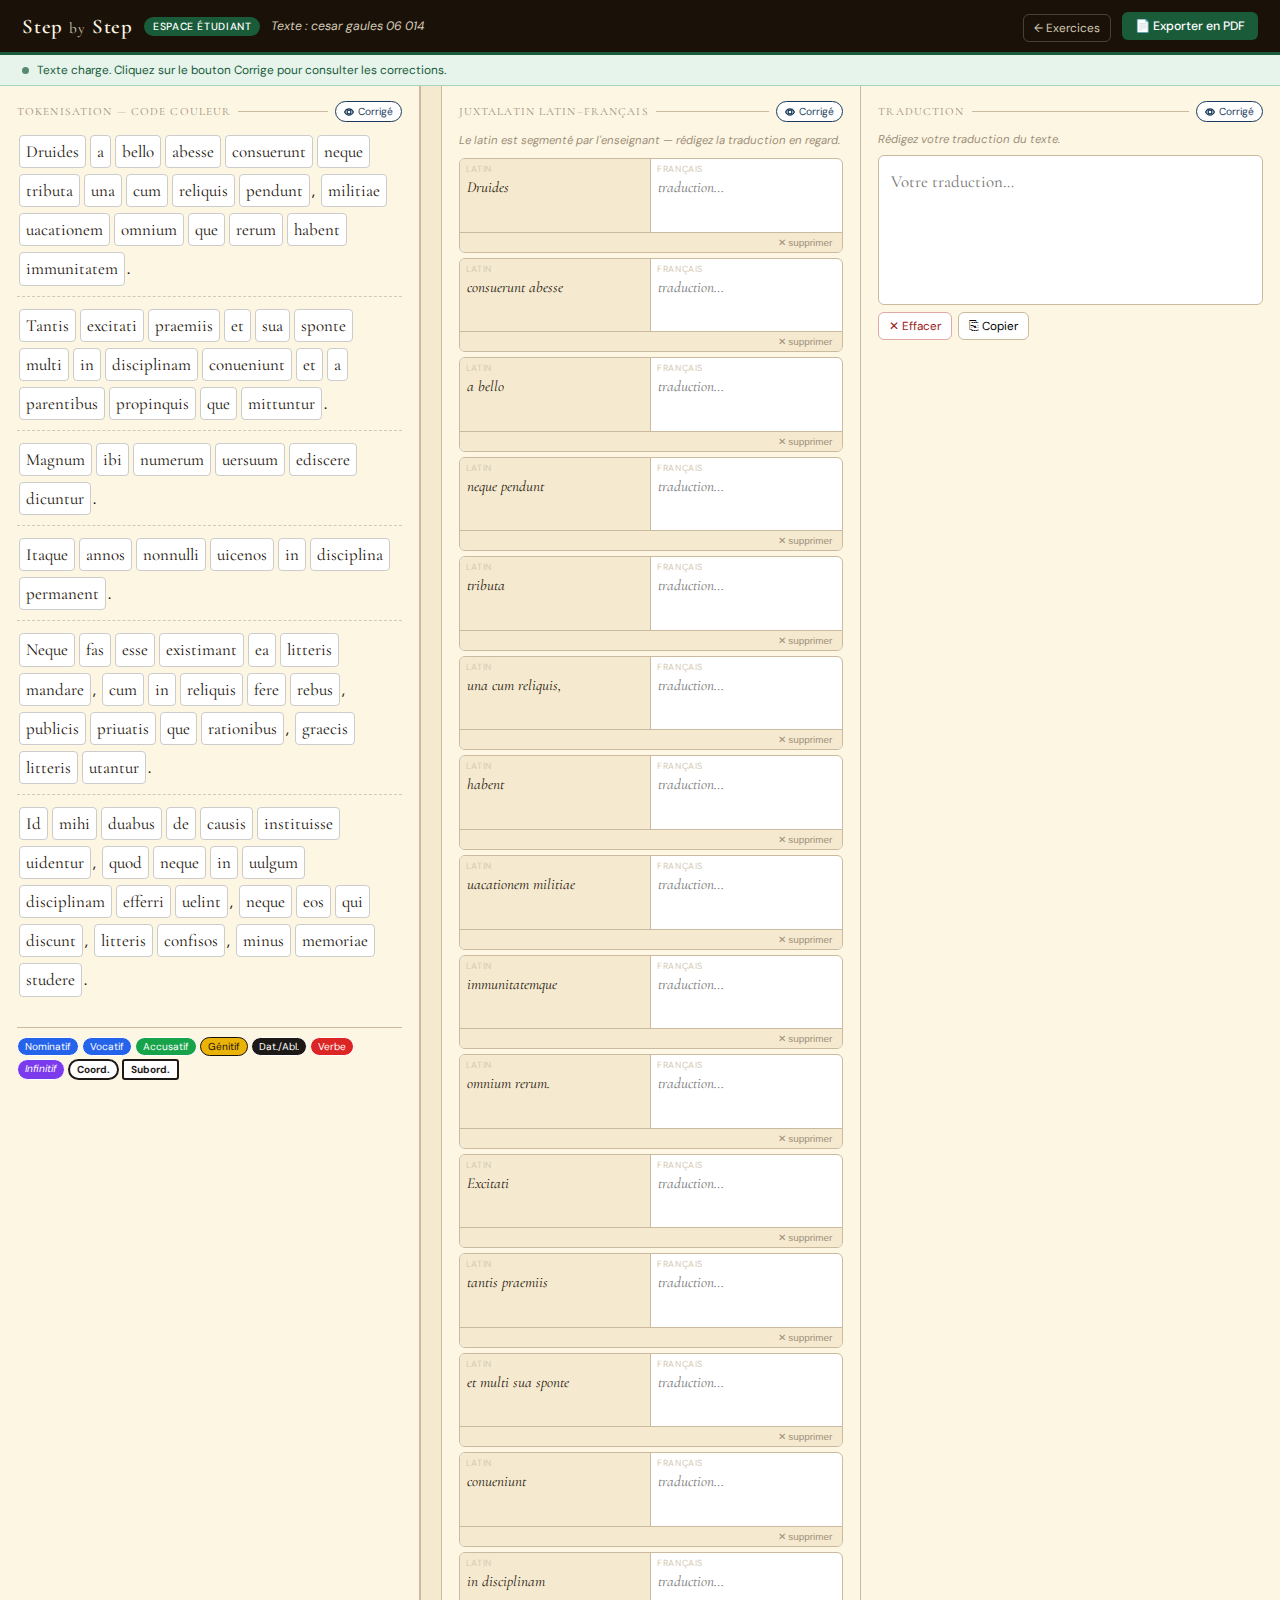
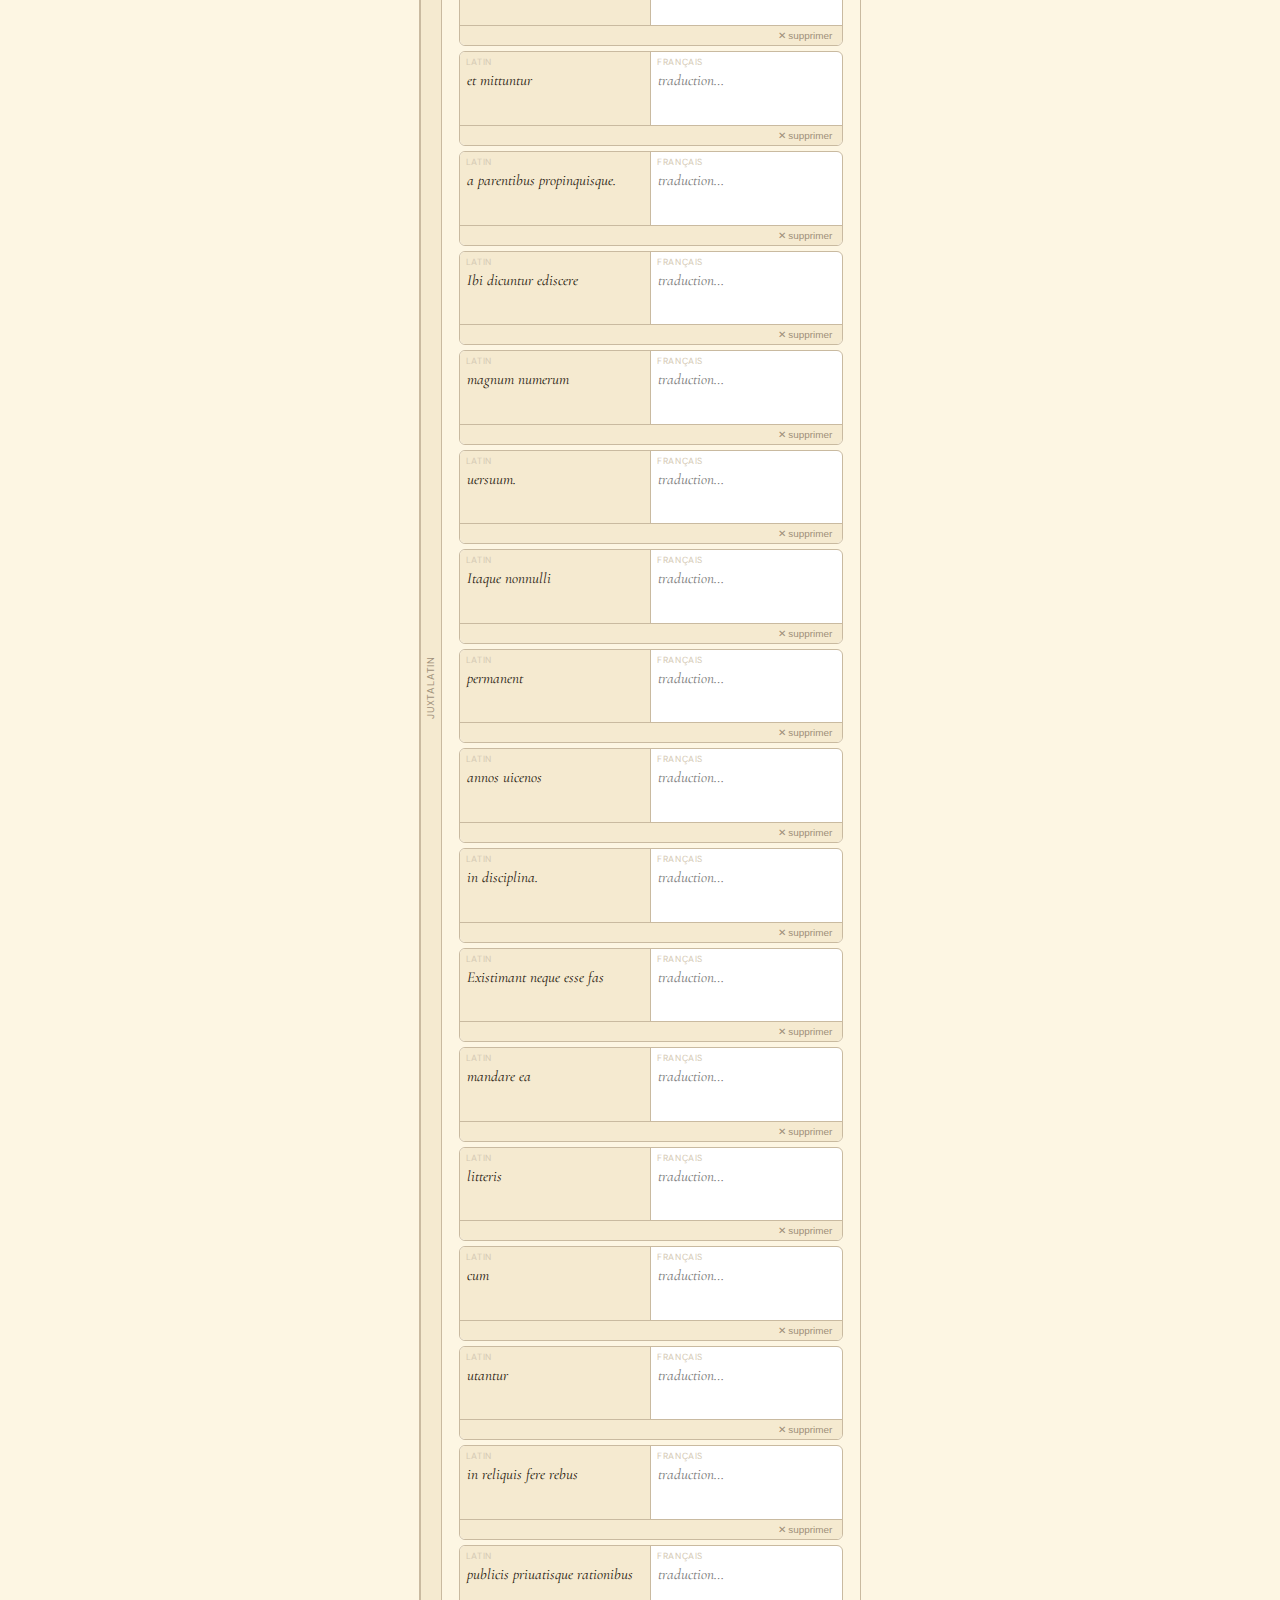
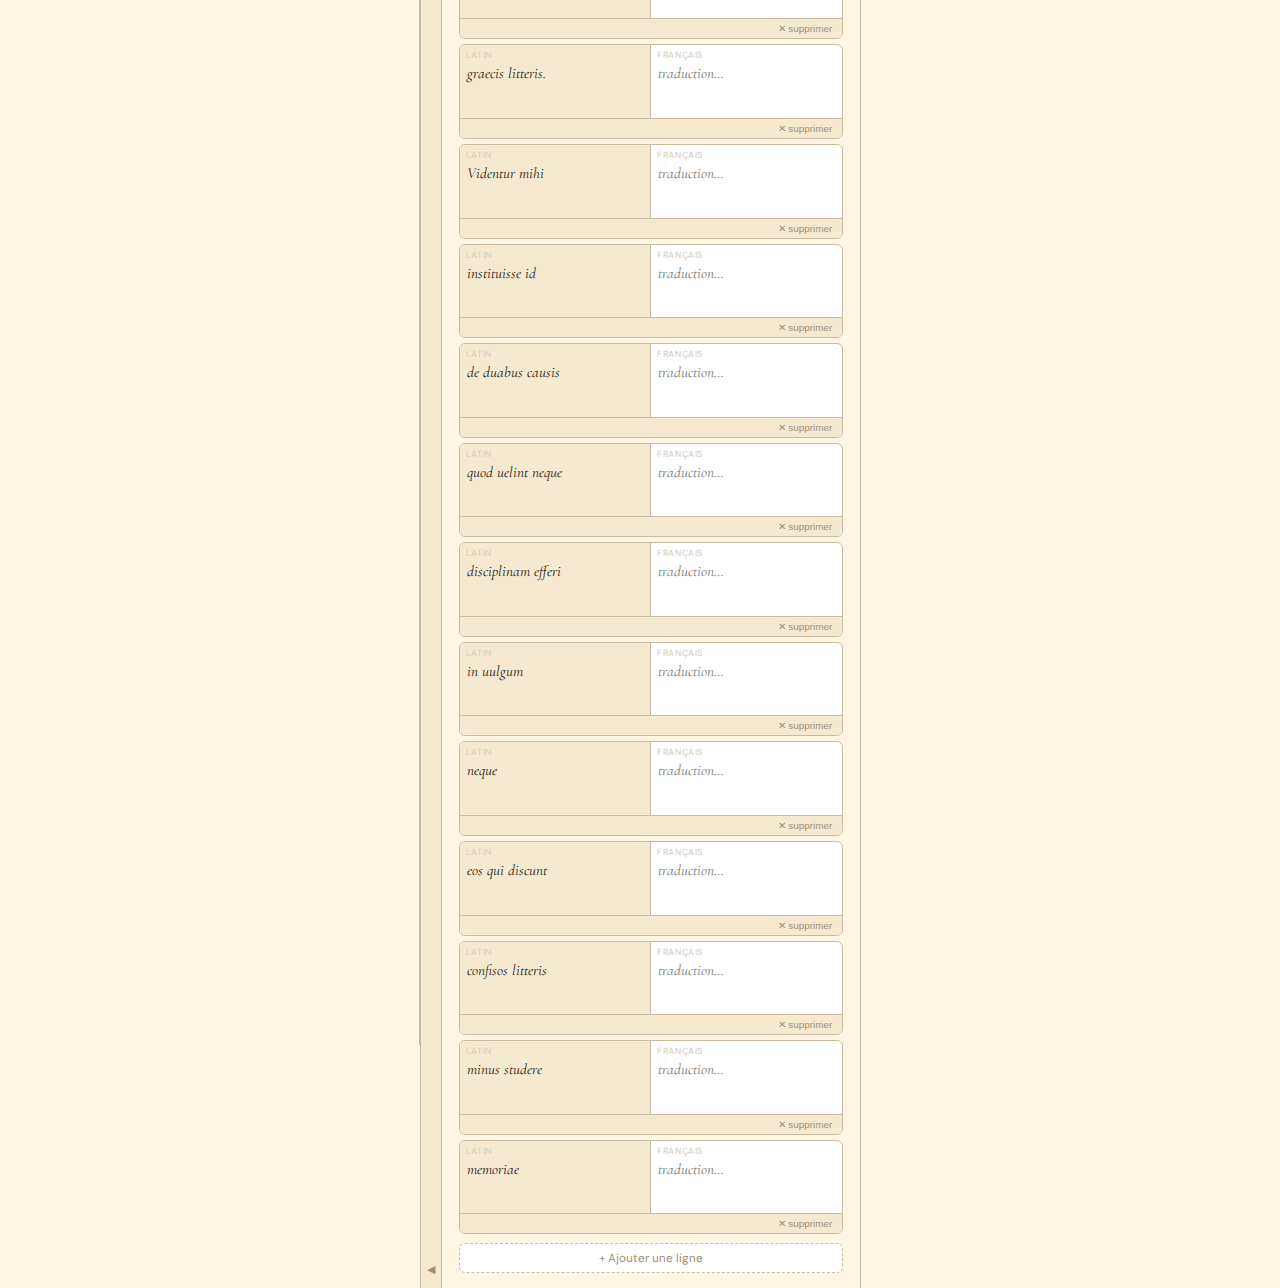
<file: html/textes/cesar_gaules_06_014.html>
<!DOCTYPE html>
<html lang="fr">
<head>
<meta charset="UTF-8"/>
<meta name="viewport" content="width=device-width, initial-scale=1.0"/>
<title>César, La guerre des Gaules, 6, 14</title>
<link rel="preconnect" href="https://fonts.googleapis.com"/>
<link href="https://fonts.googleapis.com/css2?family=Cormorant+Garamond:ital,wght@0,400;0,600;1,400&family=DM+Sans:wght@300;400;500&display=swap" rel="stylesheet"/>
<style>
:root {
    --ink:#1a1209; --parchment:#fdf6e3; --parchment2:#f5ead0;
    --stone:#9e8f79; --stone-lt:#d4c9b4; --border:#c9baa0;
    --accent:#8b3a1e; --accent-lt:#f0ddd6;
    --student:#1a5c3a; --student-lt:#e6f4ec;
    --corr:#1a3a5c;   --corr-lt:#eaf0f8;
    --nom:#2563eb; --voc:#2563eb; --acc:#16a34a; --gen:#eab308;
    --dat:#1c1917; --vrb:#dc2626; --inf:#7c3aed; --cco:#1c1917; --csu:#1c1917;
    --radius:6px;
    --font-latin:'Cormorant Garamond',Georgia,serif;
    --font-ui:'DM Sans',sans-serif;
    --panel-w:300px;
}
*,*::before,*::after{box-sizing:border-box;margin:0;padding:0;}
body{font-family:var(--font-ui);background:var(--parchment);color:var(--ink);min-height:100vh;display:flex;flex-direction:column;}

/* ── HEADER ── */
header{background:var(--ink);color:var(--parchment);padding:12px 22px;display:flex;align-items:center;gap:11px;border-bottom:3px solid var(--student);flex-shrink:0;}
.logo{font-family:var(--font-latin);font-weight:600;font-size:1.3rem;letter-spacing:.04em;}
.logo em{font-style:normal;font-weight:400;color:var(--stone-lt);font-size:.95rem;}
.badge{font-size:.65rem;font-weight:500;letter-spacing:.06em;background:var(--student);color:#fff;padding:3px 9px;border-radius:20px;text-transform:uppercase;flex-shrink:0;}
.header-ref{font-size:.77rem;color:var(--stone-lt);font-style:italic;flex:1;white-space:nowrap;overflow:hidden;text-overflow:ellipsis;}
.header-nav a{font-size:.74rem;color:var(--stone-lt);text-decoration:none;border:1px solid rgba(255,255,255,.2);border-radius:var(--radius);padding:5px 10px;transition:all .2s;white-space:nowrap;}
.header-nav a:hover{background:rgba(255,255,255,.1);color:#fff;}
#btn-export{display:flex;align-items:center;gap:6px;padding:6px 13px;background:var(--student);color:#fff;border:none;border-radius:var(--radius);font-family:var(--font-ui);font-size:.77rem;font-weight:500;cursor:pointer;transition:background .2s;white-space:nowrap;}
#btn-export:hover{background:#134a2e;}
#btn-export svg{width:12px;height:12px;fill:none;stroke:currentColor;stroke-width:2;stroke-linecap:round;stroke-linejoin:round;}

/* ── BANDEAU STATUT ── */
#status-bar{padding:7px 22px;font-size:.74rem;display:flex;align-items:center;gap:8px;flex-shrink:0;background:var(--corr-lt);border-bottom:1px solid #c0d0e0;color:var(--corr);}
#status-bar.ok{background:var(--student-lt);border-color:#a8d4bc;color:var(--student);}
#status-bar.error{background:#fdf0f0;border-color:#e0aaaa;color:#9b2020;}
.sdot{width:7px;height:7px;border-radius:50%;background:currentColor;opacity:.7;flex-shrink:0;}

/* ── ZONE PRINCIPALE
   3 colonnes + chaque colonne peut avoir un panneau corrigé.
   La colonne 2 (slot-juxta) est elle-même rétractable.
── */
#main-area{flex:1;overflow:hidden;display:flex;flex-direction:row;min-height:0;}

/* Chaque slot = [zone-travail] + [panneau-corrigé optionnel] */
.col-slot{display:flex;flex-direction:row;border-right:1px solid var(--border);overflow:hidden;transition:flex .3s ease;min-height:0;height:100%;}
.col-slot:last-child{border-right:none;}

/* Col 1 et col 3 : flex fixe */
#slot-1{flex:1;}
#slot-3{flex:1;}

/* Col 2 : rétractable — largeur animée */
#slot-2{
    flex:1;
    min-width:0;
    transition:flex .35s ease, border-color .35s;
}
#slot-2.collapsed{flex:0;border-right-width:0;}

/* Bouton onglet vertical pour ouvrir/fermer col 2 */
#col2-tab{
    flex-shrink:0;width:22px;
    background:var(--parchment2);border-right:1px solid var(--border);
    border-left:1px solid var(--border);
    display:flex;align-items:center;justify-content:center;
    cursor:pointer;transition:background .2s;
    position:relative;
}
#col2-tab:hover{background:var(--accent-lt);}
#col2-tab-label{
    writing-mode:vertical-rl;text-orientation:mixed;
    font-size:.62rem;color:var(--stone);letter-spacing:.08em;
    text-transform:uppercase;font-family:var(--font-ui);
    transform:rotate(180deg);white-space:nowrap;
    user-select:none;
}
#col2-tab-arrow{
    position:absolute;bottom:12px;
    font-size:.7rem;color:var(--stone);
    transition:transform .3s;
}
#slot-2.collapsed ~ #col2-tab #col2-tab-arrow,
#col2-tab.collapsed-state #col2-tab-arrow{transform:rotate(180deg);}

/* Zone de travail dans chaque slot */
.column{flex:1;min-width:0;padding:15px 17px;overflow-y:auto;display:flex;flex-direction:column;height:100%;min-height:0;}

/* ── EN-TÊTE COLONNE ── */
.col-header{display:flex;align-items:center;gap:7px;margin-bottom:10px;flex-shrink:0;}
.col-title{font-family:var(--font-latin);font-size:.7rem;color:var(--stone);text-transform:uppercase;letter-spacing:.1em;flex:1;display:flex;align-items:center;gap:7px;}
.col-title::after{content:'';flex:1;height:1px;background:var(--border);}
.btn-corr{flex-shrink:0;display:flex;align-items:center;gap:4px;padding:3px 8px;border-radius:20px;border:1px solid var(--corr);color:var(--corr);background:#fff;font-size:.64rem;font-family:var(--font-ui);cursor:pointer;transition:all .2s;white-space:nowrap;}
.btn-corr:hover{background:var(--corr-lt);}
.btn-corr.active{background:var(--corr);color:#fff;}
.btn-corr svg{width:10px;height:10px;fill:none;stroke:currentColor;stroke-width:2;stroke-linecap:round;}

/* ── PANNEAU CORRIGÉ ── */
.corr-panel{width:0;overflow:hidden;flex-shrink:0;border-left:0px solid var(--corr-lt);background:var(--corr-lt);transition:width .3s ease,border-width .3s ease;display:flex;flex-direction:column;height:100%;min-height:0;}
.corr-panel.open{width:var(--panel-w);border-left-width:2px;}
.corr-inner{padding:13px;overflow-y:auto;flex:1;font-size:.82rem;}
.corr-heading{font-family:var(--font-latin);font-size:.65rem;color:var(--corr);text-transform:uppercase;letter-spacing:.1em;margin-bottom:9px;padding-bottom:6px;border-bottom:1px solid #b0c8e0;}
.corr-inner .token-sentence{font-family:var(--font-latin);font-size:.9rem;line-height:1.85;margin-bottom:5px;}
.corr-inner 
.corr-inner 
.corr-inner 
.corr-inner 
.corr-inner 
.corr-inner 
.corr-inner 
.corr-inner 
.corr-inner 
.corr-inner 
.corr-inner .juxta-table{width:100%;border-collapse:collapse;font-family:var(--font-latin);font-size:.86rem;}
.corr-inner .juxta-table th{font-size:.58rem;color:var(--corr);text-transform:uppercase;letter-spacing:.06em;padding:3px 6px;border-bottom:1px solid #b0c8e0;font-family:var(--font-ui);text-align:left;}
.corr-inner .juxta-lat,.corr-inner .juxta-fr{padding:5px 6px;border-bottom:1px solid #ccdaea;vertical-align:top;width:50%;}
.corr-inner .juxta-lat{border-right:1px solid #ccdaea;}
.corr-inner .juxta-fr{font-style:italic;color:#3a4a6a;}
.corr-inner .translation-text{font-family:var(--font-latin);font-size:.92rem;line-height:1.85;white-space:pre-wrap;color:#2a3a5a;}
.corr-legend{display:flex;flex-wrap:wrap;gap:3px;margin-top:8px;}
.corr-legend .leg{font-size:.6rem;padding:2px 6px;border-radius:12px;border:1px solid;}
.corr-empty{color:var(--stone);font-style:italic;font-size:.76rem;text-align:center;margin-top:20px;}

/* ── COL 1 : TOKENISATION ── */
#tokenized-display{flex:1;}
.token-sentence{display:block;margin-bottom:9px;padding-bottom:7px;border-bottom:1px dashed var(--stone-lt);}
.token-sentence:last-child{border-bottom:none;}

.latin-word:hover{background:var(--accent-lt);border-color:var(--accent);}









#color-legend{flex-shrink:0;margin-top:11px;padding-top:9px;border-top:1px solid var(--border);display:flex;flex-wrap:wrap;gap:3px;}
.leg{font-size:.63rem;padding:2px 7px;border-radius:12px;border:1px solid;cursor:default;}

/* ── COL 2 : JUXTALATIN
   Tableau avec col Latin (lecture seule, grisé)
   et col Français (éditable, vide au départ).
── */
.juxta-hint{font-size:.71rem;color:var(--stone);font-style:italic;margin-bottom:9px;line-height:1.5;flex-shrink:0;}
#juxta-pairs{flex:1;display:flex;flex-direction:column;}

.juxta-pair{
    display:grid;grid-template-columns:1fr 1fr;
    border:1px solid var(--border);border-radius:var(--radius);
    overflow:hidden;margin-bottom:5px;background:#fff;
    transition:box-shadow .15s;
}
.juxta-pair:focus-within{box-shadow:0 0 0 2px var(--student);}

.juxta-cell{position:relative;}
.juxta-cell-lat{border-right:1px solid var(--border);background:var(--parchment2);}

.juxta-lang{position:absolute;top:4px;left:6px;font-size:.56rem;color:var(--stone-lt);text-transform:uppercase;letter-spacing:.07em;pointer-events:none;}
.juxta-input{width:100%;padding:17px 7px 5px;font-family:var(--font-latin);font-size:.95rem;line-height:1.5;border:none;outline:none;color:var(--ink);resize:none;min-height:44px;overflow:hidden;}
.juxta-input.latin-ro{background:transparent;color:var(--ink);font-style:italic;cursor:default;}
.juxta-input.fr-edit{background:transparent;font-style:italic;color:var(--ink);}
.juxta-pair-actions{grid-column:1/-1;display:flex;justify-content:flex-end;border-top:1px solid var(--border);padding:2px 5px;background:var(--parchment2);}
.btn-pair-del{font-size:.62rem;color:var(--stone);background:none;border:none;cursor:pointer;padding:2px 5px;border-radius:3px;transition:all .15s;}
.btn-pair-del:hover{background:#fdf0f0;color:#9b2020;}
#btn-add-pair{flex-shrink:0;margin-top:4px;padding:6px 12px;background:#fff;color:var(--stone);border:1px dashed var(--border);border-radius:var(--radius);font-size:.73rem;cursor:pointer;width:100%;transition:all .15s;font-family:var(--font-ui);}
#btn-add-pair:hover{border-color:var(--student);color:var(--student);background:var(--student-lt);}

/* ── COL 3 : TRADUCTION ── */
.translation-hint{font-size:.71rem;color:var(--stone);font-style:italic;margin-bottom:8px;flex-shrink:0;}
#translation-area{flex:1;min-height:150px;font-family:var(--font-latin);font-size:1.05rem;line-height:1.9;background:#fff;border:1px solid var(--border);border-radius:var(--radius);padding:10px 12px;color:var(--ink);resize:none;width:100%;outline:none;}
#translation-area:focus{border-color:var(--student);}
.translation-actions{display:flex;gap:6px;margin-top:7px;flex-shrink:0;}
.btn-trans{padding:5px 10px;font-size:.73rem;border-radius:var(--radius);cursor:pointer;border:1px solid var(--border);background:#fff;font-family:var(--font-ui);transition:all .15s;}
.btn-trans:hover{background:var(--parchment2);}
.btn-trans.danger{border-color:#e0aaaa;color:#9b2020;}
.btn-trans.danger:hover{background:#fdf0f0;}

/* ── POPUP ── */
.popup-overlay{display:none;position:fixed;inset:0;z-index:300;}
.popup-overlay.visible{display:block;}
.popup-box{position:absolute;background:#fff;border:1px solid var(--border);border-radius:var(--radius);box-shadow:0 8px 32px rgba(0,0,0,.2);padding:12px 14px;min-width:225px;max-width:295px;z-index:301;}
.popup-word{font-family:var(--font-latin);font-size:1.06rem;font-weight:600;color:var(--accent);margin-bottom:8px;}
.popup-section-label{font-size:.63rem;color:var(--stone);text-transform:uppercase;letter-spacing:.08em;margin-bottom:4px;margin-top:8px;font-weight:500;}
.popup-case-grid{display:flex;flex-wrap:wrap;gap:3px;}
.popup-case-btn{padding:3px 7px;border-radius:20px;border:1px solid var(--border);background:#fff;font-family:var(--font-ui);font-size:.68rem;cursor:pointer;transition:all .15s;color:var(--ink);}
.popup-case-btn:hover{background:var(--parchment2);}
.popup-case-btn[data-case="nominatif"].active{background:var(--nom);color:#fff;border-color:var(--nom);}
.popup-case-btn[data-case="vocatif"].active{background:var(--voc);color:#fff;border-color:var(--voc);}
.popup-case-btn[data-case="accusatif"].active{background:var(--acc);color:#fff;border-color:var(--acc);}
.popup-case-btn[data-case="genitif"].active{background:var(--gen);color:#fff;border-color:var(--gen);}
.popup-case-btn[data-case="dat-abl"].active{background:var(--dat);color:#fff;border-color:var(--dat);}
.popup-case-btn[data-case="verbe"].active{background:var(--vrb);color:#fff;border-color:var(--vrb);}
.popup-case-btn[data-case="infinitif"].active{background:var(--inf);color:#fff;border-color:var(--inf);font-style:italic;}
.popup-case-btn[data-case="coord"].active{background:var(--cco);color:#fff;border-color:var(--cco);}
.popup-case-btn[data-case="subord"].active{background:var(--csu);color:#fff;border-color:var(--csu);}
.popup-links{display:flex;flex-wrap:wrap;gap:5px;margin-top:4px;}
.popup-link{display:inline-block;padding:3px 8px;border-radius:3px;text-decoration:none;font-size:.68rem;font-weight:500;transition:opacity .15s;}
.popup-link:hover{opacity:.8;}
.popup-link-gaffiot{background:var(--accent);color:#fff;}
.popup-link-perseus{background:#1a3a5c;color:#fff;}
.popup-actions{display:flex;gap:5px;margin-top:9px;border-top:1px solid var(--border);padding-top:7px;}
.popup-btn-sm{padding:3px 8px;font-size:.68rem;border-radius:4px;cursor:pointer;border:1px solid var(--border);background:#fff;transition:all .15s;}
.popup-btn-sm:hover{background:var(--parchment2);}
.popup-btn-sm.danger{border-color:#e0aaaa;color:#9b2020;}
.popup-btn-sm.danger:hover{background:#fdf0f0;}
.popup-close{margin-left:auto;}
/* === CODES COULEUR GRAMMATICAUX (partagés enseignant + étudiant + export) === */
.latin-word{display:inline-block;font-family:var(--font-latin,var(--fl,'Cormorant Garamond',Georgia,serif));font-size:1.06rem;padding:2px 6px;margin:3px 2px;border:1px solid #ccc;background:#fff;border-radius:4px;cursor:pointer;line-height:1.6;transition:filter .12s;user-select:none;}
.color-nominatif{background:#2563eb;color:#fff !important;border-color:#2563eb;}
.color-vocatif   {background:#2563eb;color:#fff !important;border-color:#2563eb;}
.color-accusatif {background:#16a34a;color:#fff !important;border-color:#16a34a;}
.color-genitif   {background:#eab308;color:#1a1209 !important;border-color:#ca8a04;}
.color-dat-abl   {background:#1c1917;color:#fff !important;border-color:#1c1917;}
.color-verbe     {background:#dc2626;color:#fff !important;border-color:#dc2626;}
.color-infinitif {background:#7c3aed;color:#fff !important;border-color:#7c3aed;font-style:italic;}
/* Coordonnants : encadrement noir gras, fond blanc */
.color-coord{background:#fff;color:#1c1917 !important;border:2.5px solid #1c1917;border-radius:14px;padding:1px 8px;font-weight:700;}
/* Subordonnants : encadrement carré noir gras + possibilité de fond coloré */
.color-subord{background:#fff;color:#1c1917 !important;border:2.5px solid #1c1917;border-radius:3px;padding:1px 7px;font-weight:700;}
.color-subord.sb-nom {background:#2563eb;color:#fff !important;}
.color-subord.sb-voc {background:#2563eb;color:#fff !important;}
.color-subord.sb-acc {background:#16a34a;color:#fff !important;}
.color-subord.sb-gen {background:#eab308;color:#1a1209 !important;}
.color-subord.sb-dat {background:#1c1917;color:#fff !important;}
.color-subord.sb-vrb {background:#dc2626;color:#fff !important;}
.color-subord.sb-inf {background:#7c3aed;color:#fff !important;font-style:italic;}
.leg-nom{background:#2563eb;color:#fff;}
.leg-voc{background:#2563eb;color:#fff;}
.leg-acc{background:#16a34a;color:#fff;}
.leg-gen{background:#eab308;color:#1a1209;}
.leg-dat{background:#1c1917;color:#fff;}
.leg-vrb{background:#dc2626;color:#fff;}
.leg-inf{background:#7c3aed;color:#fff;font-style:italic;}
.leg-cco{background:#fff;color:#1c1917;border:2px solid #1c1917;border-radius:12px;font-weight:700;}
.leg-csu{background:#fff;color:#1c1917;border:2px solid #1c1917;border-radius:3px;font-weight:700;}

</style>
</head>
<body>
<script id="correction-data" type="application/json">
{"title":"César, La guerre des Gaules, 6, 14","auteur":"César","fichier":"cesar_gaules_06_014","sentences":[[{"text":"Druides","isPunct":false,"grammaticalCase":"nominatif"},{"text":"a","isPunct":false,"grammaticalCase":""},{"text":"bello","isPunct":false,"grammaticalCase":"dat-abl"},{"text":"abesse","isPunct":false,"grammaticalCase":"infinitif"},{"text":"consuerunt","isPunct":false,"grammaticalCase":"verbe"},{"text":"neque","isPunct":false,"grammaticalCase":"coord"},{"text":"tributa","isPunct":false,"grammaticalCase":"accusatif"},{"text":"una","isPunct":false,"grammaticalCase":""},{"text":"cum","isPunct":false,"grammaticalCase":""},{"text":"reliquis","isPunct":false,"grammaticalCase":"dat-abl"},{"text":"pendunt","isPunct":false,"grammaticalCase":"verbe"},{"text":",","isPunct":true,"grammaticalCase":""},{"text":"militiae","isPunct":false,"grammaticalCase":"genitif"},{"text":"uacationem","isPunct":false,"grammaticalCase":"accusatif"},{"text":"omnium","isPunct":false,"grammaticalCase":"genitif"},{"text":"que","isPunct":false,"grammaticalCase":"coord"},{"text":"rerum","isPunct":false,"grammaticalCase":"genitif"},{"text":"habent","isPunct":false,"grammaticalCase":"verbe"},{"text":"immunitatem","isPunct":false,"grammaticalCase":"accusatif"},{"text":".","isPunct":true,"grammaticalCase":""}],[{"text":"Tantis","isPunct":false,"grammaticalCase":"dat-abl"},{"text":"excitati","isPunct":false,"grammaticalCase":"nominatif"},{"text":"praemiis","isPunct":false,"grammaticalCase":"dat-abl"},{"text":"et","isPunct":false,"grammaticalCase":"coord"},{"text":"sua","isPunct":false,"grammaticalCase":""},{"text":"sponte","isPunct":false,"grammaticalCase":""},{"text":"multi","isPunct":false,"grammaticalCase":"nominatif"},{"text":"in","isPunct":false,"grammaticalCase":""},{"text":"disciplinam","isPunct":false,"grammaticalCase":"accusatif"},{"text":"conueniunt","isPunct":false,"grammaticalCase":"verbe"},{"text":"et","isPunct":false,"grammaticalCase":"coord"},{"text":"a","isPunct":false,"grammaticalCase":""},{"text":"parentibus","isPunct":false,"grammaticalCase":"dat-abl"},{"text":"propinquis","isPunct":false,"grammaticalCase":"dat-abl"},{"text":"que","isPunct":false,"grammaticalCase":"coord"},{"text":"mittuntur","isPunct":false,"grammaticalCase":"verbe"},{"text":".","isPunct":true,"grammaticalCase":""}],[{"text":"Magnum","isPunct":false,"grammaticalCase":"accusatif"},{"text":"ibi","isPunct":false,"grammaticalCase":""},{"text":"numerum","isPunct":false,"grammaticalCase":"accusatif"},{"text":"uersuum","isPunct":false,"grammaticalCase":"genitif"},{"text":"ediscere","isPunct":false,"grammaticalCase":"infinitif"},{"text":"dicuntur","isPunct":false,"grammaticalCase":"verbe"},{"text":".","isPunct":true,"grammaticalCase":""}],[{"text":"Itaque","isPunct":false,"grammaticalCase":""},{"text":"annos","isPunct":false,"grammaticalCase":"accusatif"},{"text":"nonnulli","isPunct":false,"grammaticalCase":"nominatif"},{"text":"uicenos","isPunct":false,"grammaticalCase":"accusatif"},{"text":"in","isPunct":false,"grammaticalCase":""},{"text":"disciplina","isPunct":false,"grammaticalCase":"dat-abl"},{"text":"permanent","isPunct":false,"grammaticalCase":"verbe"},{"text":".","isPunct":true,"grammaticalCase":""}],[{"text":"Neque","isPunct":false,"grammaticalCase":""},{"text":"fas","isPunct":false,"grammaticalCase":""},{"text":"esse","isPunct":false,"grammaticalCase":"infinitif"},{"text":"existimant","isPunct":false,"grammaticalCase":"verbe"},{"text":"ea","isPunct":false,"grammaticalCase":"accusatif"},{"text":"litteris","isPunct":false,"grammaticalCase":"dat-abl"},{"text":"mandare","isPunct":false,"grammaticalCase":"infinitif"},{"text":",","isPunct":true,"grammaticalCase":""},{"text":"cum","isPunct":false,"grammaticalCase":"subord"},{"text":"in","isPunct":false,"grammaticalCase":""},{"text":"reliquis","isPunct":false,"grammaticalCase":"dat-abl"},{"text":"fere","isPunct":false,"grammaticalCase":""},{"text":"rebus","isPunct":false,"grammaticalCase":"dat-abl"},{"text":",","isPunct":true,"grammaticalCase":""},{"text":"publicis","isPunct":false,"grammaticalCase":"dat-abl"},{"text":"priuatis","isPunct":false,"grammaticalCase":"dat-abl"},{"text":"que","isPunct":false,"grammaticalCase":"coord"},{"text":"rationibus","isPunct":false,"grammaticalCase":"dat-abl"},{"text":",","isPunct":true,"grammaticalCase":""},{"text":"graecis","isPunct":false,"grammaticalCase":"dat-abl"},{"text":"litteris","isPunct":false,"grammaticalCase":"dat-abl"},{"text":"utantur","isPunct":false,"grammaticalCase":"verbe"},{"text":".","isPunct":true,"grammaticalCase":""}],[{"text":"Id","isPunct":false,"grammaticalCase":"accusatif"},{"text":"mihi","isPunct":false,"grammaticalCase":"dat-abl"},{"text":"duabus","isPunct":false,"grammaticalCase":"dat-abl"},{"text":"de","isPunct":false,"grammaticalCase":""},{"text":"causis","isPunct":false,"grammaticalCase":"dat-abl"},{"text":"instituisse","isPunct":false,"grammaticalCase":"infinitif"},{"text":"uidentur","isPunct":false,"grammaticalCase":"verbe"},{"text":",","isPunct":true,"grammaticalCase":""},{"text":"quod","isPunct":false,"grammaticalCase":"subord"},{"text":"neque","isPunct":false,"grammaticalCase":"coord"},{"text":"in","isPunct":false,"grammaticalCase":""},{"text":"uulgum","isPunct":false,"grammaticalCase":"accusatif"},{"text":"disciplinam","isPunct":false,"grammaticalCase":"accusatif"},{"text":"efferri","isPunct":false,"grammaticalCase":"infinitif"},{"text":"uelint","isPunct":false,"grammaticalCase":"verbe"},{"text":",","isPunct":true,"grammaticalCase":""},{"text":"neque","isPunct":false,"grammaticalCase":"coord"},{"text":"eos","isPunct":false,"grammaticalCase":"accusatif"},{"text":"qui","isPunct":false,"grammaticalCase":"subord"},{"text":"discunt","isPunct":false,"grammaticalCase":"verbe"},{"text":",","isPunct":true,"grammaticalCase":""},{"text":"litteris","isPunct":false,"grammaticalCase":"dat-abl"},{"text":"confisos","isPunct":false,"grammaticalCase":"accusatif"},{"text":",","isPunct":true,"grammaticalCase":""},{"text":"minus","isPunct":false,"grammaticalCase":""},{"text":"memoriae","isPunct":false,"grammaticalCase":"dat-abl"},{"text":"studere","isPunct":false,"grammaticalCase":"infinitif"},{"text":".","isPunct":true,"grammaticalCase":""}]],"juxtaPairs":[{"lat":"Druides","fr":"Les druides"},{"lat":"consuerunt abesse","fr":"ont coutume d'être absents"},{"lat":"a bello","fr":"de la guerre"},{"lat":"neque pendunt","fr":"et ils ne paient pas"},{"lat":"tributa","fr":"les tributs"},{"lat":"una cum reliquis,","fr":"ensemble avec le reste des gens,"},{"lat":"habent","fr":"ils ont"},{"lat":"uacationem militiae","fr":"l'exemption du service militaire"},{"lat":"immunitatemque","fr":"et l'immunité"},{"lat":"omnium rerum.","fr":"de toutes les choses."},{"lat":"Excitati","fr":"Séduits"},{"lat":"tantis praemiis","fr":"par de si grandes récompenses"},{"lat":"et multi sua sponte","fr":"à la fois beaucoup volontairement"},{"lat":"conueniunt","fr":"convergent"},{"lat":"in disciplinam","fr":"dans l'apprentissage"},{"lat":"et mittuntur","fr":"et sont envoyés"},{"lat":"a parentibus propinquisque.","fr":"loin des parents et des proches."},{"lat":"Ibi dicuntur ediscere","fr":"Là, ils sont dit apprendre"},{"lat":"magnum numerum","fr":"un grand nombre"},{"lat":"uersuum.","fr":"de vers."},{"lat":"Itaque nonnulli","fr":"C'est pourquoi certains"},{"lat":"permanent","fr":"restent"},{"lat":"annos uicenos","fr":"vingt ans"},{"lat":"in disciplina.","fr":"dans l'apprentissage."},{"lat":"Existimant neque esse fas","fr":"Et ils pensent qu'il n'est pas permis"},{"lat":"mandare ea","fr":"de confier ces choses"},{"lat":"litteris","fr":"aux lettres"},{"lat":"cum","fr":"alors que"},{"lat":"utantur","fr":"ils utilisent"},{"lat":"in reliquis fere rebus","fr":"dans presque toutes les autres choses"},{"lat":"publicis priuatisque rationibus","fr":"dans les affaires publiques et privées"},{"lat":"graecis litteris.","fr":"les lettres grecques."},{"lat":"Videntur mihi","fr":"Ils semblent à moi"},{"lat":"instituisse id","fr":"avoir institué cela"},{"lat":"de duabus causis","fr":"à propos de deux causes"},{"lat":"quod uelint neque","fr":"parce qu'ils ne veulent ni que"},{"lat":"disciplinam efferi","fr":"l'apprentissage soit répandu"},{"lat":"in uulgum","fr":"dans la foule"},{"lat":"neque","fr":"ni que"},{"lat":"eos qui discunt","fr":"ceux qui apprennent"},{"lat":"confisos litteris","fr":"confiants dans les lettres"},{"lat":"minus studere","fr":"exercent moins"},{"lat":"memoriae","fr":"la mémoire."}],"translation":"Les druides ne vont pas à la guerre et ne paient aucun des tributs imposés aux autres Gaulois; ils sont exempts du service militaire et de toute espèce de charges. Séduits par de si grands privilèges, beaucoup de Gaulois viennent à cet apprentissage de leur propre mouvement, ou y sont envoyés par leurs parents et leurs proches. Là, dit-on, ils apprennent un grand nombre de vers. C’est pourquoi certains passent vingt années dans cet apprentissage. Et, il n'est pas permis, pensent-ils, de confier ces vers à l'écriture, alors que, dans la plupart des autres affaires publiques et privées, ils se servent des lettres grecques. Il y a, ce me semble, deux raisons de cet usage : l'une est d'empêcher que leur science ne se répande dans la foule et l'autre, que leurs disciples, se reposant sur l'écriture, ne négligent leur mémoire."}
</script>


<header>
    <div class="logo">Step <em>by</em> Step</div>
    <span class="badge">Espace étudiant</span>
    <span class="header-ref" id="header-ref"></span>
    <div class="header-nav"><a href="../exercices.html">← Exercices</a></div>
    <button id="btn-export" onclick="exportHTML()">
        📄 Exporter en PDF
    </button>
</header>

<div id="status-bar"><span class="sdot"></span><span id="status-msg">Chargement…</span></div>

<div id="main-area">

    <!-- SLOT 1 : Tokenisation + code couleur -->
    <div class="col-slot" id="slot-1">
        <div class="column">
            <div class="col-header">
                <div class="col-title">Tokenisation — Code couleur</div>
                <button class="btn-corr" id="btn-corr-1" onclick="toggleCorr(1)">
                    <svg viewBox="0 0 16 16"><circle cx="8" cy="8" r="3"/><path d="M1 8s2.5-5 7-5 7 5 7 5-2.5 5-7 5-7-5-7-5z"/></svg>Corrigé
                </button>
            </div>
            <div id="tokenized-display"></div>
            <div id="color-legend">
        <span class="leg leg-nom">Nominatif</span>
        <span class="leg leg-voc">Vocatif</span>
        <span class="leg leg-acc">Accusatif</span>
        <span class="leg leg-gen">Génitif</span>
        <span class="leg leg-dat">Dat./Abl.</span>
        <span class="leg leg-vrb">Verbe</span>
        <span class="leg leg-inf">Infinitif</span>
        <span class="leg leg-cco">Coord.</span>
        <span class="leg leg-csu">Subord.</span>
      </div>
        </div>
        <div class="corr-panel" id="corr-panel-1">
            <div class="corr-inner">
                <div class="corr-heading">Corrigé — Code couleur</div>
                <div id="corr-content-1"><p class="corr-empty">Chargement…</p></div>
            </div>
        </div>
    </div>

    <!-- Onglet vertical de rétraction de la col 2 -->
    <div id="col2-tab" onclick="toggleCol2()" title="Afficher / masquer le juxtalatin">
        <span id="col2-tab-label">Juxtalatin</span>
        <span id="col2-tab-arrow">◀</span>
    </div>

    <!-- SLOT 2 : Juxtalatin -->
    <div class="col-slot" id="slot-2">
        <div class="column">
            <div class="col-header">
                <div class="col-title">Juxtalatin latin–français</div>
                <button class="btn-corr" id="btn-corr-2" onclick="toggleCorr(2)">
                    <svg viewBox="0 0 16 16"><circle cx="8" cy="8" r="3"/><path d="M1 8s2.5-5 7-5 7 5 7 5-2.5 5-7 5-7-5-7-5z"/></svg>Corrigé
                </button>
            </div>
            <p class="juxta-hint">Le latin est segmenté par l'enseignant — rédigez la traduction en regard.</p>
            <div id="juxta-pairs"></div>
            <button id="btn-add-pair" onclick="addJuxtaPair('','')">+ Ajouter une ligne</button>
        </div>
        <div class="corr-panel" id="corr-panel-2">
            <div class="corr-inner">
                <div class="corr-heading">Corrigé — Juxtalatin</div>
                <div id="corr-content-2"><p class="corr-empty">Chargement…</p></div>
            </div>
        </div>
    </div>

    <!-- SLOT 3 : Traduction -->
    <div class="col-slot" id="slot-3">
        <div class="column">
            <div class="col-header">
                <div class="col-title">Traduction</div>
                <button class="btn-corr" id="btn-corr-3" onclick="toggleCorr(3)">
                    <svg viewBox="0 0 16 16"><circle cx="8" cy="8" r="3"/><path d="M1 8s2.5-5 7-5 7 5 7 5-2.5 5-7 5-7-5-7-5z"/></svg>Corrigé
                </button>
            </div>
            <p class="translation-hint">Rédigez votre traduction du texte.</p>
            <textarea id="translation-area" placeholder="Votre traduction…" spellcheck="true"></textarea>
            <div class="translation-actions">
                <button class="btn-trans danger" onclick="clearTrans()">✕ Effacer</button>
                <button class="btn-trans"        onclick="copyTrans()">⎘ Copier</button>
            </div>
        </div>
        <div class="corr-panel" id="corr-panel-3">
            <div class="corr-inner">
                <div class="corr-heading">Corrigé — Traduction</div>
                <div id="corr-content-3"><p class="corr-empty">Chargement…</p></div>
            </div>
        </div>
    </div>

</div>

<!-- POPUP -->
<div class="popup-overlay" id="popup-overlay" onclick="if(event.target===this)closePopup()">
    <div class="popup-box" id="popup-box" onclick="event.stopPropagation()">
        <div class="popup-word" id="popup-word"></div>
        <div class="popup-section-label">Catégorie grammaticale</div>
        <div class="popup-case-grid">
            <button class="popup-case-btn" data-case="nominatif"  onclick="setCase('nominatif')">Nominatif</button>
            <button class="popup-case-btn" data-case="vocatif"    onclick="setCase('vocatif')">Vocatif</button>
            <button class="popup-case-btn" data-case="accusatif"  onclick="setCase('accusatif')">Accusatif</button>
            <button class="popup-case-btn" data-case="genitif"    onclick="setCase('genitif')">Génitif</button>
            <button class="popup-case-btn" data-case="dat-abl"    onclick="setCase('dat-abl')">Datif / Ablatif</button>
            <button class="popup-case-btn" data-case="verbe"      onclick="setCase('verbe')">Verbe conj.</button>
            <button class="popup-case-btn" data-case="infinitif"  onclick="setCase('infinitif')">Infinitif</button>
            <button class="popup-case-btn" data-case="coord"      onclick="setCase('coord')">Conj. coord.</button>
            <button class="popup-case-btn" data-case="subord"     onclick="setCase('subord')">Conj. subord.</button>
        </div>
        <div class="popup-section-label">Dictionnaire</div>
        <div class="popup-links"><a class="popup-link popup-link-gaffiot" id="popup-link-gaffiot" href="#" target="_blank">Gaffiot ↗</a></div>
        <div class="popup-section-label">Aide morphologique</div>
        <div class="popup-links"><a class="popup-link popup-link-perseus" id="popup-link-perseus" href="#" target="_blank">Perseus Morpheus ↗</a></div>
        <div class="popup-actions">
            <button class="popup-btn-sm danger" onclick="clearCase()">✕ Effacer couleur</button>
            <button class="popup-btn-sm popup-close" onclick="closePopup()">Fermer</button>
        </div>
    </div>
</div>

<script>
/* ============================================================
   ÉTAT
============================================================ */
var sentences    = [];
var corrData     = null;
var popupTarget  = null;
var col2Open     = true;

/* ============================================================
   INIT
============================================================ */
function init() {
    var fn = window.location.pathname.split('/').pop().replace('.html', '');
    document.getElementById('header-ref').textContent = fn ? 'Texte : ' + fn.replace(/_/g, ' ') : '';
    document.title = 'Step by Step \u2014 ' + fn.replace(/_/g, ' ');
    fitHeight();

    /* Priorite 1 : JSON deja dans le DOM (fichier exporte par l'enseignant) */
    var jsonEl = document.getElementById('correction-data');
    if (jsonEl && jsonEl.textContent.trim()) {
        try {
            corrData = JSON.parse(jsonEl.textContent);
            setStatus('ok', 'Texte charge. Cliquez sur le bouton Corrige pour consulter les corrections.');
            buildInterface();
            return;
        } catch(e) { /* JSON mal forme, on tente le fetch */ }
    }

    /* Priorite 2 : fallback fetch (dev local sans JSON dans le DOM) */
    setStatus('loading', 'Chargement du texte...');
    fetch(window.location.href)
        .then(function(res) {
            if (!res.ok) throw new Error('HTTP ' + res.status);
            return res.text();
        })
        .then(function(html) {
            var doc = new DOMParser().parseFromString(html, 'text/html');
            var el  = doc.getElementById('correction-data');
            if (!el || !el.textContent.trim())
                throw new Error('Pas de donnees de correction dans ce fichier.');
            corrData = JSON.parse(el.textContent);
            setStatus('ok', 'Texte charge. Cliquez sur le bouton Corrige pour consulter les corrections.');
            buildInterface();
        })
        .catch(function(e) {
            setStatus('error', 'Erreur : ' + e.message);
        });
}

function setStatus(type, msg) {
    var bar = document.getElementById('status-bar');
    bar.className = (type === 'loading') ? '' : type;
    document.getElementById('status-msg').textContent = msg;
}

/* ============================================================
   CONSTRUCTION DE L'INTERFACE
============================================================ */
function buildInterface() {
    if (!corrData) return;

    /* 1. Tokenisation SANS couleur (ardoise vierge) */
    sentences = corrData.sentences.map(function(sent) {
        return sent.map(function(tok) {
            return { text: tok.text, isPunct: tok.isPunct, grammaticalCase: '' };
        });
    });
    renderTokenized();

    /* 2. Panneau corrigé col 1 */
    buildCorrPanel1();

    /* 3. Col 2 : paires juxtalatin — latin prérempli, français vide */
    buildJuxtaPairs();

    /* 4. Panneau corrigé col 2 */
    buildCorrPanel2();

    /* 5. Panneau corrigé col 3 */
    buildCorrPanel3();
}

/* ============================================================
   COL 1 : RENDU TOKENISÉ
============================================================ */
function renderTokenized() {
    var el = document.getElementById('tokenized-display');
    el.innerHTML = '';
    sentences.forEach(function(sentence, si) {
        var div = document.createElement('div');
        div.className = 'token-sentence';
        div.dataset.sentIdx = si;
        sentence.forEach(function(tok, ti) {
            if (tok.isPunct) {
                div.appendChild(document.createTextNode(tok.text + ' '));
            } else {
                var span = document.createElement('span');
                span.className       = 'latin-word';
                span.textContent     = tok.text;
                span.dataset.sentIdx = si;
                span.dataset.tokIdx  = ti;
                span.addEventListener('dblclick', function(e) {
                    e.preventDefault(); openPopup(span);
                });
                div.appendChild(span);
            }
        });
        el.appendChild(div);
    });
}

/* ============================================================
   PANNEAU CORRIGÉ COL 1
============================================================ */
function buildCorrPanel1() {
    var c1 = document.getElementById('corr-content-1');
    c1.innerHTML = '';
    if (!corrData || !corrData.sentences) {
        c1.innerHTML = '<p class="corr-empty">Aucun texte.</p>'; return;
    }
    corrData.sentences.forEach(function(sentence) {
        var div = document.createElement('div');
        div.className = 'token-sentence';
        sentence.forEach(function(tok) {
            if (tok.isPunct) {
                div.appendChild(document.createTextNode(tok.text + ' '));
            } else {
                var span = document.createElement('span');
                span.className   = tok.grammaticalCase
                    ? 'latin-word color-' + tok.grammaticalCase
                    : 'latin-word';
                span.textContent = tok.text;
                div.appendChild(span);
                div.appendChild(document.createTextNode(' '));
            }
        });
        c1.appendChild(div);
    });
    var leg = document.createElement('div');
    leg.className = 'corr-legend';
    leg.innerHTML =
        '<span class="leg" style="color:var(--nom);border-color:var(--nom)">Nom.</span>'
      + '<span class="leg" style="color:var(--acc);border-color:var(--acc)">Acc.</span>'
      + '<span class="leg" style="color:var(--gen);border-color:var(--gen)">G\u00e9n.</span>'
      + '<span class="leg" style="color:var(--dat);border-color:var(--dat)">Dat./Abl.</span>'
      + '<span class="leg" style="color:var(--vrb);border-color:var(--vrb)">Verbe</span>'
      + '<span class="leg" style="color:var(--inf);border-color:var(--inf);font-style:italic">Inf.</span>';
    c1.appendChild(leg);
}

/* ============================================================
   COL 2 : PAIRES JUXTALATIN
   Latin prérempli (lecture seule), Français vide (éditable)
============================================================ */
function buildJuxtaPairs() {
    var container = document.getElementById('juxta-pairs');
    container.innerHTML = '';
    if (!corrData || !corrData.juxtaPairs || !corrData.juxtaPairs.length) {
        /* Pas de paires dans le corrigé : une ligne vide pour démarrer */
        addJuxtaPair('', '');
        return;
    }
    corrData.juxtaPairs.forEach(function(p) {
        addJuxtaPair(p.lat, '');  /* français vide = ardoise étudiante */
    });
}

function addJuxtaPair(lat, fr) {
    if (lat === undefined) lat = '';
    if (fr  === undefined) fr  = '';

    var container = document.getElementById('juxta-pairs');
    var pair = document.createElement('div');
    pair.className = 'juxta-pair';

    /* Cellule latin (lecture seule) */
    var cellLat = document.createElement('div');
    cellLat.className = 'juxta-cell juxta-cell-lat';
    var lblLat = document.createElement('span');
    lblLat.className   = 'juxta-lang';
    lblLat.textContent = 'Latin';
    var taLat = document.createElement('textarea');
    taLat.className   = 'juxta-input latin-ro';
    taLat.readOnly    = true;
    taLat.rows        = 2;
    taLat.value       = lat;
    taLat.tabIndex    = -1;
    cellLat.appendChild(lblLat);
    cellLat.appendChild(taLat);

    /* Cellule français (éditable) */
    var cellFr = document.createElement('div');
    cellFr.className = 'juxta-cell';
    var lblFr = document.createElement('span');
    lblFr.className   = 'juxta-lang';
    lblFr.textContent = 'Français';
    var taFr = document.createElement('textarea');
    taFr.className   = 'juxta-input fr-edit';
    taFr.placeholder = 'traduction\u2026';
    taFr.rows        = 2;
    taFr.value       = fr;
    taFr.addEventListener('input', function() { autoR(taFr); });
    cellFr.appendChild(lblFr);
    cellFr.appendChild(taFr);

    /* Actions */
    var actions = document.createElement('div');
    actions.className = 'juxta-pair-actions';
    var delBtn = document.createElement('button');
    delBtn.className   = 'btn-pair-del';
    delBtn.textContent = '\u2715 supprimer';
    delBtn.addEventListener('click', function() { rmPair(delBtn); });
    actions.appendChild(delBtn);

    pair.appendChild(cellLat);
    pair.appendChild(cellFr);
    pair.appendChild(actions);
    container.appendChild(pair);
}

function rmPair(btn) {
    var pair = btn.closest('.juxta-pair');
    if (document.querySelectorAll('.juxta-pair').length <= 1) {
        var ta = pair.querySelector('.fr-edit');
        if (ta) ta.value = '';
    } else {
        pair.remove();
    }
}

function autoR(ta) {
    ta.style.height = 'auto';
    ta.style.height = ta.scrollHeight + 'px';
}

/* ============================================================
   RÉTRACTION COL 2 (onglet vertical)
============================================================ */
function toggleCol2() {
    col2Open = !col2Open;
    var slot  = document.getElementById('slot-2');
    var tab   = document.getElementById('col2-tab');
    var arrow = document.getElementById('col2-tab-arrow');
    slot.classList.toggle('collapsed', !col2Open);
    tab.classList.toggle('collapsed-state', !col2Open);
    arrow.textContent = col2Open ? '\u25C4' : '\u25BA';
}

/* ============================================================
   PANNEAUX CORRIGÉ (cols 1, 2, 3)
============================================================ */
function buildCorrPanel2() {
    var c2 = document.getElementById('corr-content-2');
    c2.innerHTML = '';
    if (!corrData || !corrData.juxtaPairs || !corrData.juxtaPairs.length) {
        c2.innerHTML = '<p class="corr-empty">Pas de juxtalatin dans le corrig\u00e9.</p>'; return;
    }
    var table = document.createElement('table');
    table.className = 'juxta-table';
    table.innerHTML = '<thead><tr><th>Latin</th><th>Fran\u00e7ais</th></tr></thead>';
    var tbody = document.createElement('tbody');
    corrData.juxtaPairs.forEach(function(p) {
        var tr = document.createElement('tr');
        var tdl = document.createElement('td');
        tdl.className = 'juxta-lat';
        tdl.textContent = p.lat;
        var tdf = document.createElement('td');
        tdf.className = 'juxta-fr';
        tdf.textContent = p.fr;
        tr.appendChild(tdl); tr.appendChild(tdf);
        tbody.appendChild(tr);
    });
    table.appendChild(tbody);
    c2.appendChild(table);
}

function buildCorrPanel3() {
    var c3 = document.getElementById('corr-content-3');
    c3.innerHTML = '';
    if (!corrData || !corrData.translation) {
        c3.innerHTML = '<p class="corr-empty">Pas de traduction dans le corrig\u00e9.</p>'; return;
    }
    var p = document.createElement('p');
    p.className   = 'translation-text';
    p.textContent = corrData.translation;
    c3.appendChild(p);
}

function toggleCorr(n) {
    var panel = document.getElementById('corr-panel-' + n);
    var btn   = document.getElementById('btn-corr-' + n);
    var open  = panel.classList.toggle('open');
    btn.classList.toggle('active', open);
}

/* ============================================================
   HAUTEUR
============================================================ */
function fitHeight() {
    var hh = document.querySelector('header').offsetHeight;
    var sh = document.getElementById('status-bar').offsetHeight;
    document.getElementById('main-area').style.height = (window.innerHeight - hh - sh) + 'px';
}
window.addEventListener('resize', fitHeight);

/* ============================================================
   POPUP CODE COULEUR
============================================================ */
function openPopup(el) {
    popupTarget = el;
    var word  = el.textContent.trim();
    var clean = word.toLowerCase().replace(/[^a-z]/gi, '');
    document.getElementById('popup-word').textContent = word;
    document.getElementById('popup-link-gaffiot').href =
        'https://gaffiot.fr/#' + encodeURIComponent(clean);
    document.getElementById('popup-link-perseus').href =
        'https://www.perseus.tufts.edu/hopper/morph?l=' + encodeURIComponent(clean) + '&la=la';
    var cur = el.dataset.grammaticalCase || '';
    document.querySelectorAll('.popup-case-btn').forEach(function(b) {
        b.classList.toggle('active', b.dataset.case === cur);
    });
    var ov  = document.getElementById('popup-overlay');
    var box = document.getElementById('popup-box');
    ov.classList.add('visible');
    requestAnimationFrame(function() {
        var r    = el.getBoundingClientRect();
        var top  = r.bottom + 8 + window.scrollY;
        var left = r.left   + window.scrollX;
        if (left + box.offsetWidth  > window.innerWidth  - 10)
            left = window.innerWidth  - box.offsetWidth  - 10;
        if (top  + box.offsetHeight > window.innerHeight + window.scrollY - 10)
            top  = r.top + window.scrollY - box.offsetHeight - 8;
        box.style.top  = top  + 'px';
        box.style.left = left + 'px';
    });
}
function closePopup() {
    document.getElementById('popup-overlay').classList.remove('visible');
    popupTarget = null;
}
document.addEventListener('keydown', function(e) { if (e.key === 'Escape') closePopup(); });

function setCase(c) {
    if (!popupTarget) return;
    var el = popupTarget;
    rmCC(el);
    if (el.dataset.grammaticalCase === c) {
        delete el.dataset.grammaticalCase;
        updSent(el, '');
        document.querySelectorAll('.popup-case-btn').forEach(function(b) { b.classList.remove('active'); });
    } else {
        el.classList.add('color-' + c);
        el.dataset.grammaticalCase = c;
        updSent(el, c);
        document.querySelectorAll('.popup-case-btn').forEach(function(b) {
            b.classList.toggle('active', b.dataset.case === c);
        });
    }
}
function clearCase() {
    if (!popupTarget) return;
    rmCC(popupTarget);
    delete popupTarget.dataset.grammaticalCase;
    updSent(popupTarget, '');
    document.querySelectorAll('.popup-case-btn').forEach(function(b) { b.classList.remove('active'); });
}
function rmCC(el) {
    Array.from(el.classList).forEach(function(c) { if (c.startsWith('color-')) el.classList.remove(c); });
}
function updSent(el, c) {
    var si = parseInt(el.dataset.sentIdx);
    var ti = parseInt(el.dataset.tokIdx);
    if (!isNaN(si) && !isNaN(ti) && sentences[si] && sentences[si][ti])
        sentences[si][ti].grammaticalCase = c;
}

/* ============================================================
   COL 3 : TRADUCTION
============================================================ */
function clearTrans() {
    if (confirm('Effacer votre traduction ?'))
        document.getElementById('translation-area').value = '';
}
function copyTrans() {
    var t = document.getElementById('translation-area').value;
    if (!t) return;
    navigator.clipboard.writeText(t).then(function() {
        var b = event.target, o = b.textContent;
        b.textContent = '\u2713 Copi\u00e9';
        setTimeout(function() { b.textContent = o; }, 1500);
    });
}

/* ============================================================
   EXPORT HTML TRAVAIL ÉTUDIANT
============================================================ */
function exportHTML() {
    var ch = "";
    sentences.forEach(function(s) {
        ch += "<div class=\"token-sentence\">";
        s.forEach(function(t) {
            if (t.isPunct) { ch += esc(t.text) + " "; }
            else {
                var cl = t.grammaticalCase ? "latin-word color-" + t.grammaticalCase : "latin-word";
                ch += "<span class=\"" + cl + "\">" + esc(t.text) + "</span> ";
            }
        });
        ch += "</div>\n";
    });

    var pairs = [];
    document.querySelectorAll(".juxta-pair").forEach(function(p) {
        var lat = (p.querySelector(".latin-ro")  || {}).value || "";
        var fr  = (p.querySelector(".fr-edit")   || {}).value || "";
        lat = lat.trim(); fr = fr.trim();
        if (lat || fr) pairs.push({ lat: lat, fr: fr });
    });
    var trans  = document.getElementById("translation-area").value.trim();
    var ref    = (corrData && corrData.title) ? corrData.title
              : window.location.pathname.split("/").pop().replace(".html","").replace(/_/g," ");
    var auteur = (corrData && corrData.auteur) ? corrData.auteur : "";

    var colorCSS = ""
        + ".latin-word{display:inline-block;font-family:var(--fl);font-size:1rem;padding:2px 5px;margin:2px 1px;border:1px solid #ccc;background:#fff;border-radius:4px;line-height:1.6;}"
        + ".color-nominatif{background:#2563eb;color:#fff!important;border-color:#2563eb;}"
        + ".color-vocatif{background:#2563eb;color:#fff!important;border-color:#2563eb;}"
        + ".color-accusatif{background:#16a34a;color:#fff!important;border-color:#16a34a;}"
        + ".color-genitif{background:#eab308;color:#1a1209!important;border-color:#ca8a04;}"
        + ".color-dat-abl{background:#1c1917;color:#fff!important;border-color:#1c1917;}"
        + ".color-verbe{background:#dc2626;color:#fff!important;border-color:#dc2626;}"
        + ".color-infinitif{background:#7c3aed;color:#fff!important;border-color:#7c3aed;font-style:italic;}"
        + ".color-coord{background:#fff;color:#1c1917!important;border:2.5px solid #1c1917;border-radius:14px;padding:1px 8px;font-weight:700;}"
        + ".color-subord{background:#fff;color:#1c1917!important;border:2.5px solid #1c1917;border-radius:3px;padding:1px 7px;font-weight:700;}";

    var juxtaRows = "";
    pairs.forEach(function(p) {
        juxtaRows += "<tr><td class=\"jl\">" + esc(p.lat) + "</td><td class=\"jf\">" + esc(p.fr) + "</td></tr>\n";
    });

    var legendHTML = ""
        + "<span class=\"lg ln\">Nominatif</span>"
        + "<span class=\"lg la\">Accusatif</span>"
        + "<span class=\"lg lg2\">G\u00e9nitif</span>"
        + "<span class=\"lg ld\">Dat./Abl.</span>"
        + "<span class=\"lg lv\">Verbe</span>"
        + "<span class=\"lg li\">Infinitif</span>"
        + "<span class=\"lg lco\">Coord.</span>"
        + "<span class=\"lg lsu\">Subord.</span>";

    var css = ""
        + ":root{--fl:'Cormorant Garamond',Georgia,serif;--fu:'DM Sans',sans-serif;"
        +   "--ink:#1a1209;--stone:#9e8f79;--border:#c9baa0;}"
        + "*,*::before,*::after{box-sizing:border-box;margin:0;padding:0;}"
        + "body{font-family:var(--fu);background:#fff;color:var(--ink);padding:28px 36px;max-width:900px;margin:0 auto;}"
        + "h1{font-family:var(--fl);font-weight:600;font-size:1.5rem;margin-bottom:3px;}"
        + ".meta{font-size:.72rem;color:var(--stone);margin-bottom:20px;padding-bottom:12px;border-bottom:1px solid var(--border);}"
        + "section{margin-bottom:28px;}"
        + ".stitle{font-family:var(--fl);font-size:.72rem;color:var(--stone);text-transform:uppercase;letter-spacing:.1em;margin-bottom:10px;display:flex;align-items:center;gap:8px;}"
        + ".stitle::after{content:'';flex:1;height:1px;background:var(--border);}"
        + ".token-sentence{font-family:var(--fl);font-size:1.05rem;line-height:2.2;margin-bottom:6px;}"
        + colorCSS
        + ".legend{display:flex;flex-wrap:wrap;gap:3px;margin-top:10px;}"
        + ".lg{font-size:.58rem;padding:2px 6px;border-radius:10px;border:1px solid;}"
        + ".ln{background:#2563eb;color:#fff;border-color:#2563eb;}"
        + ".la{background:#16a34a;color:#fff;border-color:#16a34a;}"
        + ".lg2{background:#eab308;color:#1a1209;border-color:#ca8a04;}"
        + ".ld{background:#1c1917;color:#fff;border-color:#1c1917;}"
        + ".lv{background:#dc2626;color:#fff;border-color:#dc2626;}"
        + ".li{background:#7c3aed;color:#fff;border-color:#7c3aed;font-style:italic;}"
        + ".lco{background:#fff;color:#1c1917;border:1.5px solid #1c1917;border-radius:10px;font-weight:700;}"
        + ".lsu{background:#fff;color:#1c1917;border:1.5px solid #1c1917;border-radius:2px;font-weight:700;}"
        + "table.jt{width:100%;border-collapse:collapse;font-family:var(--fl);font-size:.95rem;}"
        + "table.jt th{text-align:left;font-size:.62rem;color:var(--stone);text-transform:uppercase;letter-spacing:.07em;padding:3px 8px;border-bottom:2px solid var(--border);font-family:var(--fu);}"
        + ".jl,.jf{padding:6px 8px;border-bottom:1px solid var(--border);vertical-align:top;width:50%;}"
        + ".jl{border-right:1px solid var(--border);}"
        + ".jf{font-style:italic;color:#333;}"
        + ".tt{font-family:var(--fl);font-size:1rem;line-height:1.9;white-space:pre-wrap;}"
        + "footer.pf{margin-top:30px;padding-top:10px;border-top:1px solid var(--border);font-size:.65rem;color:#bbb;text-align:right;}"
        + "@media print{body{padding:12px;}section{page-break-inside:avoid;}}";

    var body = ""
        + "<h1>" + esc(ref) + "</h1>"
        + "<p class=\"meta\">" + (auteur ? esc(auteur) + " \u2014 " : "") + "Travail \u00e9tudiant \u2014 Step by Step</p>"
        + "<section><div class=\"stitle\">Texte latin \u2014 Code couleur grammatical</div>"
        +   ch
        +   "<div class=\"legend\">" + legendHTML + "</div></section>\n"
        + (pairs.length
            ? "<section><div class=\"stitle\">Juxtalatin latin\u2013fran\u00e7ais</div>"
              + "<table class=\"jt\"><thead><tr><th>Latin</th><th>Fran\u00e7ais</th></tr></thead>"
              + "<tbody>" + juxtaRows + "</tbody></table></section>\n"
            : "")
        + (trans
            ? "<section><div class=\"stitle\">Traduction</div>"
              + "<p class=\"tt\">" + esc(trans) + "</p></section>\n"
            : "")
        + "<footer class=\"pf\">Step by Step \u2014 Espace \u00e9tudiant</footer>";

    var doc = "<!DOCTYPE html><html lang=\"fr\"><head><meta charset=\"UTF-8\"/>"
            + "<title>" + esc(ref) + "</title>"
            + "<link href=\"https://fonts.googleapis.com/css2?family=Cormorant+Garamond:ital,wght@0,400;0,600;1,400&family=DM+Sans:wght@300;400;500&display=swap\" rel=\"stylesheet\"/>"
            + "<style>" + css + "</style></head><body>" + body + "</body></html>";

    var win = window.open("", "_blank", "width=860,height=700");
    if (!win) { alert("Autorisez les pop-ups pour exporter en PDF."); return; }
    win.document.write(doc);
    win.document.close();
    win.addEventListener("load", function() {
        setTimeout(function() { win.focus(); win.print(); }, 400);
    });
}


function esc(s) {
    return String(s || '')
        .replace(/&/g, '&amp;')
        .replace(/</g, '&lt;')
        .replace(/>/g, '&gt;')
        .replace(/"/g, '&quot;');
}

window.addEventListener('DOMContentLoaded', init);
</script>
</body>
</html>
</file>
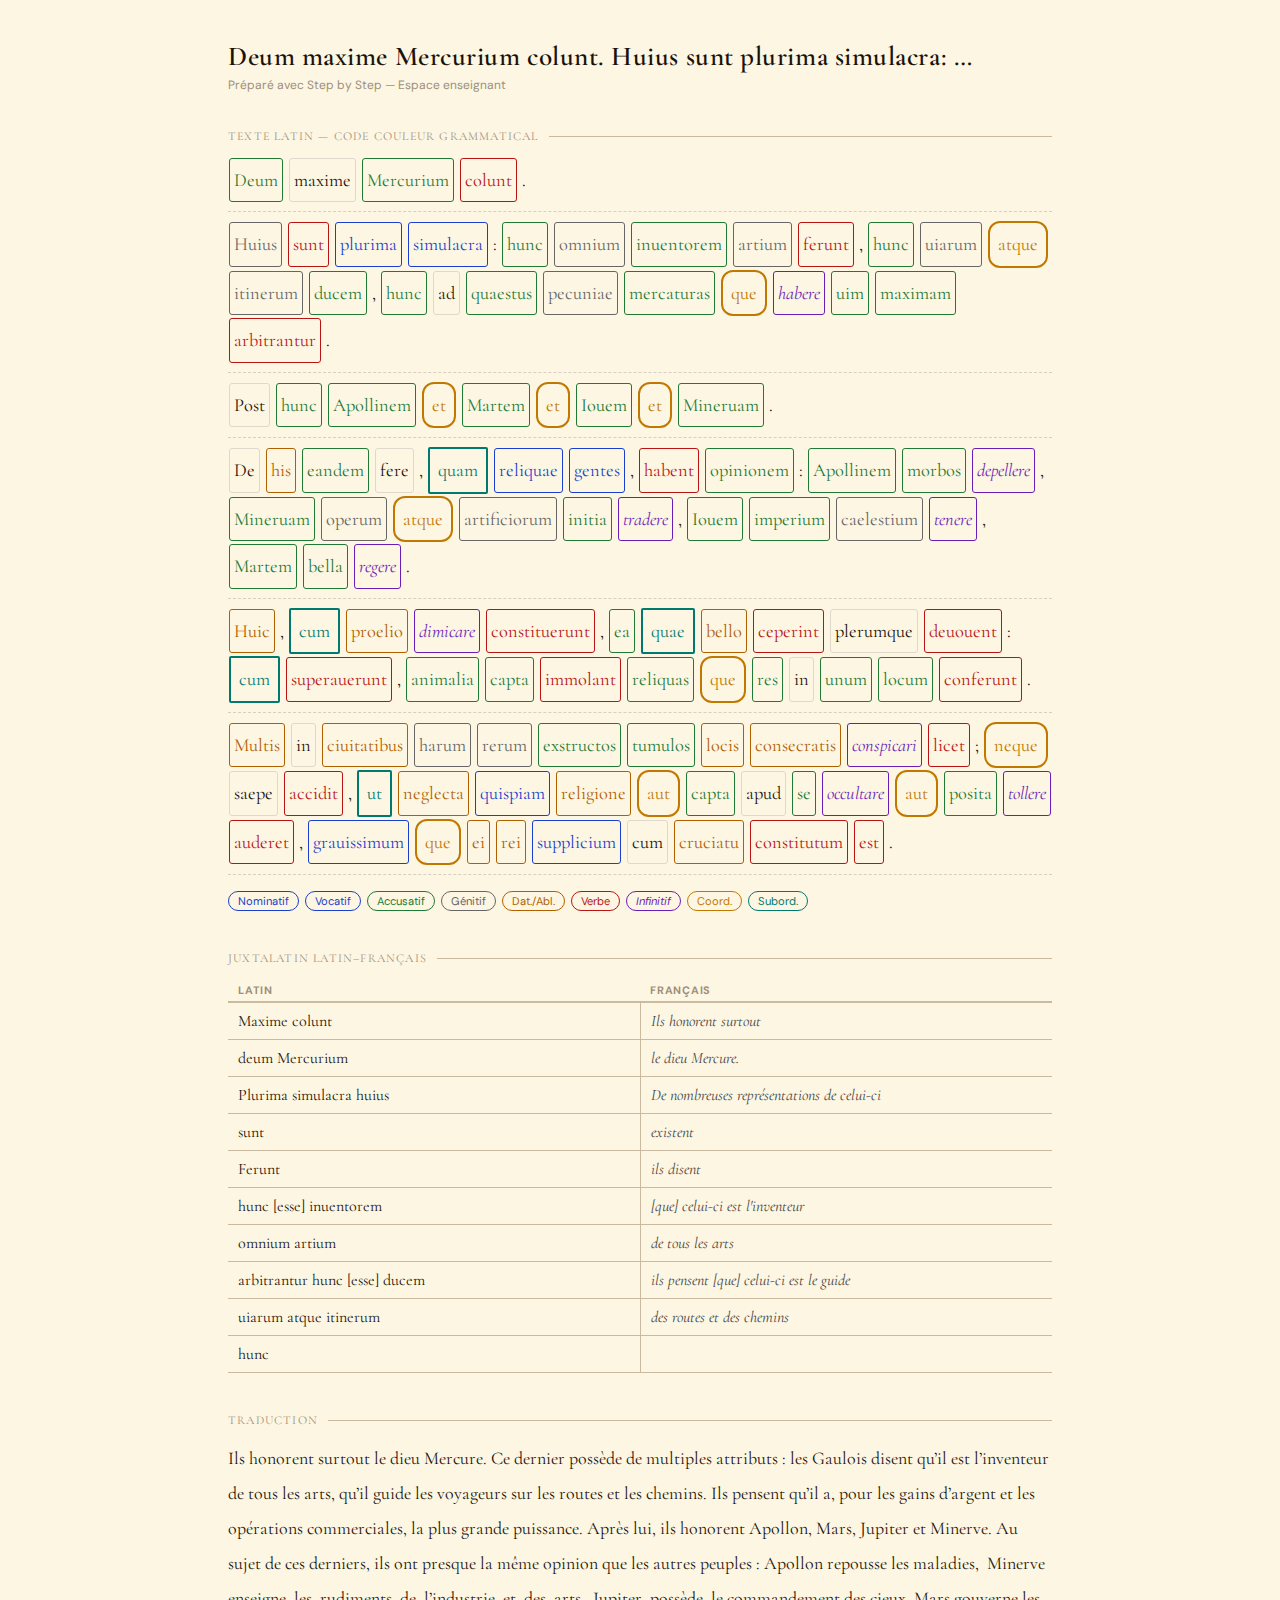
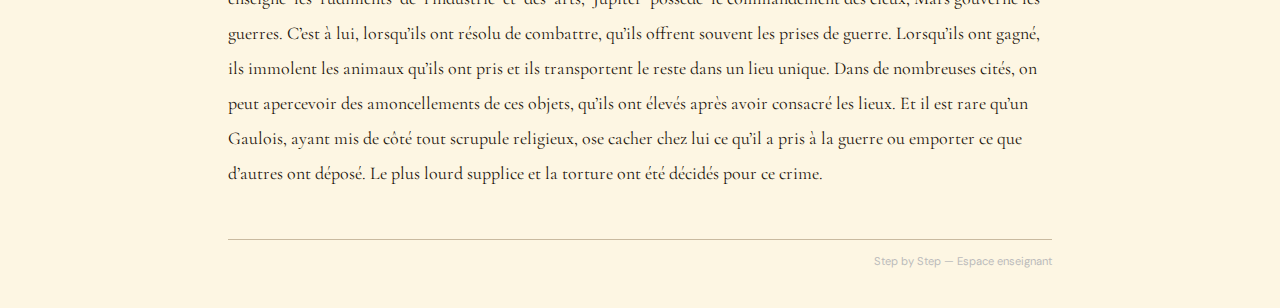
<file: html/textes/cesar_gaules_06_17.html>
<!DOCTYPE html>
<html lang="fr">
<head>
<meta charset="UTF-8"/>
<meta name="viewport" content="width=device-width, initial-scale=1.0"/>
<title>Deum maxime Mercurium colunt. Huius sunt plurima simulacra: …</title>
<link rel="preconnect" href="https://fonts.googleapis.com"/>
<link href="https://fonts.googleapis.com/css2?family=Cormorant+Garamond:ital,wght@0,400;0,600;1,400&family=DM+Sans:wght@300;400;500&display=swap" rel="stylesheet"/>
<style>
:root{
--nom:#1a3fcc;--voc:#1a3fcc;--acc:#1e7a35;--gen:#666666;
--dat:#b06000;--vrb:#b81414;--inf:#6b1db8;--cco:#c07800;--csu:#007a6e;
--ink:#1a1209;--parchment:#fdf6e3;--parchment2:#f5ead0;
--stone:#9e8f79;--border:#c9baa0;--accent:#8b3a1e;
--font-latin:'Cormorant Garamond',Georgia,serif;
--font-ui:'DM Sans',sans-serif;}
*,*::before,*::after{box-sizing:border-box;margin:0;padding:0;}
body{font-family:var(--font-ui);background:var(--parchment);color:var(--ink);padding:40px 48px;max-width:920px;margin:0 auto;}
h1{font-family:var(--font-latin);font-weight:600;font-size:1.7rem;margin-bottom:4px;letter-spacing:.02em;}
.doc-meta{font-size:.75rem;color:var(--stone);margin-bottom:36px;}
section{margin-bottom:40px;}
.section-title{font-family:var(--font-latin);font-size:.75rem;color:var(--stone);text-transform:uppercase;letter-spacing:.1em;margin-bottom:14px;display:flex;align-items:center;gap:10px;}
.section-title::after{content:"";flex:1;height:1px;background:var(--border);}
.token-sentence{font-family:var(--font-latin);font-size:1.15rem;line-height:2.2;margin-bottom:8px;padding-bottom:8px;border-bottom:1px dashed #d8cfc0;}
.token-sentence:last-child{border-bottom:none;}
.latin-word{display:inline-block;padding:1px 4px;margin:1px;border:1px solid #e0d8cc;border-radius:3px;}
.color-nominatif{color:var(--nom);border-color:var(--nom);}
.color-vocatif{color:var(--voc);border-color:var(--voc);}
.color-accusatif{color:var(--acc);border-color:var(--acc);}
.color-genitif{color:var(--gen);border-color:var(--gen);}
.color-dat-abl{color:var(--dat);border-color:var(--dat);}
.color-verbe{color:var(--vrb);border-color:var(--vrb);}
.color-infinitif{color:var(--inf);border-color:var(--inf);font-style:italic;}
.color-coord{color:var(--cco);border:2px solid var(--cco);border-radius:12px;padding:1px 8px;}
.color-subord{color:var(--csu);border:2px solid var(--csu);border-radius:2px;padding:1px 8px;}
.legend{display:flex;flex-wrap:wrap;gap:6px;margin-top:16px;}
.leg{font-size:.7rem;padding:2px 9px;border-radius:12px;border:1px solid;font-family:var(--font-ui);}
.juxta-table{width:100%;border-collapse:collapse;font-family:var(--font-latin);font-size:1rem;}
.juxta-table thead th{text-align:left;font-size:.68rem;color:var(--stone);text-transform:uppercase;letter-spacing:.07em;padding:4px 10px;border-bottom:2px solid var(--border);font-family:var(--font-ui);}
.juxta-lat,.juxta-fr{padding:8px 10px;border-bottom:1px solid var(--border);vertical-align:top;width:50%;}
.juxta-lat{border-right:1px solid var(--border);}
.juxta-fr{font-style:italic;color:#444;}
.translation-text{font-family:var(--font-latin);font-size:1.12rem;line-height:1.95;white-space:pre-wrap;}
footer{margin-top:48px;padding-top:14px;border-top:1px solid var(--border);font-size:.7rem;color:#bbb;text-align:right;}
@media print{body{padding:20px;}}
</style>
</head>
<body>

<!-- Données de correction pour l'espace étudiant -->
<script id="correction-data" type="application/json">
{"title":"Deum maxime Mercurium colunt. Huius sunt plurima simulacra: …","sentences":[[{"text":"Deum","isPunct":false,"grammaticalCase":"accusatif"},{"text":"maxime","isPunct":false,"grammaticalCase":""},{"text":"Mercurium","isPunct":false,"grammaticalCase":"accusatif"},{"text":"colunt","isPunct":false,"grammaticalCase":"verbe"},{"text":".","isPunct":true,"grammaticalCase":""}],[{"text":"Huius","isPunct":false,"grammaticalCase":"genitif"},{"text":"sunt","isPunct":false,"grammaticalCase":"verbe"},{"text":"plurima","isPunct":false,"grammaticalCase":"nominatif"},{"text":"simulacra","isPunct":false,"grammaticalCase":"nominatif"},{"text":":","isPunct":true,"grammaticalCase":""},{"text":"hunc","isPunct":false,"grammaticalCase":"accusatif"},{"text":"omnium","isPunct":false,"grammaticalCase":"genitif"},{"text":"inuentorem","isPunct":false,"grammaticalCase":"accusatif"},{"text":"artium","isPunct":false,"grammaticalCase":"genitif"},{"text":"ferunt","isPunct":false,"grammaticalCase":"verbe"},{"text":",","isPunct":true,"grammaticalCase":""},{"text":"hunc","isPunct":false,"grammaticalCase":"accusatif"},{"text":"uiarum","isPunct":false,"grammaticalCase":"genitif"},{"text":"atque","isPunct":false,"grammaticalCase":"coord"},{"text":"itinerum","isPunct":false,"grammaticalCase":"genitif"},{"text":"ducem","isPunct":false,"grammaticalCase":"accusatif"},{"text":",","isPunct":true,"grammaticalCase":""},{"text":"hunc","isPunct":false,"grammaticalCase":"accusatif"},{"text":"ad","isPunct":false,"grammaticalCase":""},{"text":"quaestus","isPunct":false,"grammaticalCase":"accusatif"},{"text":"pecuniae","isPunct":false,"grammaticalCase":"genitif"},{"text":"mercaturas","isPunct":false,"grammaticalCase":"accusatif"},{"text":"que","isPunct":false,"grammaticalCase":"coord"},{"text":"habere","isPunct":false,"grammaticalCase":"infinitif"},{"text":"uim","isPunct":false,"grammaticalCase":"accusatif"},{"text":"maximam","isPunct":false,"grammaticalCase":"accusatif"},{"text":"arbitrantur","isPunct":false,"grammaticalCase":"verbe"},{"text":".","isPunct":true,"grammaticalCase":""}],[{"text":"Post","isPunct":false,"grammaticalCase":""},{"text":"hunc","isPunct":false,"grammaticalCase":"accusatif"},{"text":"Apollinem","isPunct":false,"grammaticalCase":"accusatif"},{"text":"et","isPunct":false,"grammaticalCase":"coord"},{"text":"Martem","isPunct":false,"grammaticalCase":"accusatif"},{"text":"et","isPunct":false,"grammaticalCase":"coord"},{"text":"Iouem","isPunct":false,"grammaticalCase":"accusatif"},{"text":"et","isPunct":false,"grammaticalCase":"coord"},{"text":"Mineruam","isPunct":false,"grammaticalCase":"accusatif"},{"text":".","isPunct":true,"grammaticalCase":""}],[{"text":"De","isPunct":false,"grammaticalCase":""},{"text":"his","isPunct":false,"grammaticalCase":"dat-abl"},{"text":"eandem","isPunct":false,"grammaticalCase":"accusatif"},{"text":"fere","isPunct":false,"grammaticalCase":""},{"text":",","isPunct":true,"grammaticalCase":""},{"text":"quam","isPunct":false,"grammaticalCase":"subord"},{"text":"reliquae","isPunct":false,"grammaticalCase":"nominatif"},{"text":"gentes","isPunct":false,"grammaticalCase":"nominatif"},{"text":",","isPunct":true,"grammaticalCase":""},{"text":"habent","isPunct":false,"grammaticalCase":"verbe"},{"text":"opinionem","isPunct":false,"grammaticalCase":"accusatif"},{"text":":","isPunct":true,"grammaticalCase":""},{"text":"Apollinem","isPunct":false,"grammaticalCase":"accusatif"},{"text":"morbos","isPunct":false,"grammaticalCase":"accusatif"},{"text":"depellere","isPunct":false,"grammaticalCase":"infinitif"},{"text":",","isPunct":true,"grammaticalCase":""},{"text":"Mineruam","isPunct":false,"grammaticalCase":"accusatif"},{"text":"operum","isPunct":false,"grammaticalCase":"genitif"},{"text":"atque","isPunct":false,"grammaticalCase":"coord"},{"text":"artificiorum","isPunct":false,"grammaticalCase":"genitif"},{"text":"initia","isPunct":false,"grammaticalCase":"accusatif"},{"text":"tradere","isPunct":false,"grammaticalCase":"infinitif"},{"text":",","isPunct":true,"grammaticalCase":""},{"text":"Iouem","isPunct":false,"grammaticalCase":"accusatif"},{"text":"imperium","isPunct":false,"grammaticalCase":"accusatif"},{"text":"caelestium","isPunct":false,"grammaticalCase":"genitif"},{"text":"tenere","isPunct":false,"grammaticalCase":"infinitif"},{"text":",","isPunct":true,"grammaticalCase":""},{"text":"Martem","isPunct":false,"grammaticalCase":"accusatif"},{"text":"bella","isPunct":false,"grammaticalCase":"accusatif"},{"text":"regere","isPunct":false,"grammaticalCase":"infinitif"},{"text":".","isPunct":true,"grammaticalCase":""}],[{"text":"Huic","isPunct":false,"grammaticalCase":"dat-abl"},{"text":",","isPunct":true,"grammaticalCase":""},{"text":"cum","isPunct":false,"grammaticalCase":"subord"},{"text":"proelio","isPunct":false,"grammaticalCase":"dat-abl"},{"text":"dimicare","isPunct":false,"grammaticalCase":"infinitif"},{"text":"constituerunt","isPunct":false,"grammaticalCase":"verbe"},{"text":",","isPunct":true,"grammaticalCase":""},{"text":"ea","isPunct":false,"grammaticalCase":"accusatif"},{"text":"quae","isPunct":false,"grammaticalCase":"subord"},{"text":"bello","isPunct":false,"grammaticalCase":"dat-abl"},{"text":"ceperint","isPunct":false,"grammaticalCase":"verbe"},{"text":"plerumque","isPunct":false,"grammaticalCase":""},{"text":"deuouent","isPunct":false,"grammaticalCase":"verbe"},{"text":":","isPunct":true,"grammaticalCase":""},{"text":"cum","isPunct":false,"grammaticalCase":"subord"},{"text":"superauerunt","isPunct":false,"grammaticalCase":"verbe"},{"text":",","isPunct":true,"grammaticalCase":""},{"text":"animalia","isPunct":false,"grammaticalCase":"accusatif"},{"text":"capta","isPunct":false,"grammaticalCase":"accusatif"},{"text":"immolant","isPunct":false,"grammaticalCase":"verbe"},{"text":"reliquas","isPunct":false,"grammaticalCase":"accusatif"},{"text":"que","isPunct":false,"grammaticalCase":"coord"},{"text":"res","isPunct":false,"grammaticalCase":"accusatif"},{"text":"in","isPunct":false,"grammaticalCase":""},{"text":"unum","isPunct":false,"grammaticalCase":"accusatif"},{"text":"locum","isPunct":false,"grammaticalCase":"accusatif"},{"text":"conferunt","isPunct":false,"grammaticalCase":"verbe"},{"text":".","isPunct":true,"grammaticalCase":""}],[{"text":"Multis","isPunct":false,"grammaticalCase":"dat-abl"},{"text":"in","isPunct":false,"grammaticalCase":""},{"text":"ciuitatibus","isPunct":false,"grammaticalCase":"dat-abl"},{"text":"harum","isPunct":false,"grammaticalCase":"genitif"},{"text":"rerum","isPunct":false,"grammaticalCase":"genitif"},{"text":"exstructos","isPunct":false,"grammaticalCase":"accusatif"},{"text":"tumulos","isPunct":false,"grammaticalCase":"accusatif"},{"text":"locis","isPunct":false,"grammaticalCase":"dat-abl"},{"text":"consecratis","isPunct":false,"grammaticalCase":"dat-abl"},{"text":"conspicari","isPunct":false,"grammaticalCase":"infinitif"},{"text":"licet","isPunct":false,"grammaticalCase":"verbe"},{"text":";","isPunct":true,"grammaticalCase":""},{"text":"neque","isPunct":false,"grammaticalCase":"coord"},{"text":"saepe","isPunct":false,"grammaticalCase":""},{"text":"accidit","isPunct":false,"grammaticalCase":"verbe"},{"text":",","isPunct":true,"grammaticalCase":""},{"text":"ut","isPunct":false,"grammaticalCase":"subord"},{"text":"neglecta","isPunct":false,"grammaticalCase":"dat-abl"},{"text":"quispiam","isPunct":false,"grammaticalCase":"nominatif"},{"text":"religione","isPunct":false,"grammaticalCase":"dat-abl"},{"text":"aut","isPunct":false,"grammaticalCase":"coord"},{"text":"capta","isPunct":false,"grammaticalCase":"accusatif"},{"text":"apud","isPunct":false,"grammaticalCase":""},{"text":"se","isPunct":false,"grammaticalCase":"accusatif"},{"text":"occultare","isPunct":false,"grammaticalCase":"infinitif"},{"text":"aut","isPunct":false,"grammaticalCase":"coord"},{"text":"posita","isPunct":false,"grammaticalCase":"accusatif"},{"text":"tollere","isPunct":false,"grammaticalCase":"infinitif"},{"text":"auderet","isPunct":false,"grammaticalCase":"verbe"},{"text":",","isPunct":true,"grammaticalCase":""},{"text":"grauissimum","isPunct":false,"grammaticalCase":"nominatif"},{"text":"que","isPunct":false,"grammaticalCase":"coord"},{"text":"ei","isPunct":false,"grammaticalCase":"dat-abl"},{"text":"rei","isPunct":false,"grammaticalCase":"dat-abl"},{"text":"supplicium","isPunct":false,"grammaticalCase":"nominatif"},{"text":"cum","isPunct":false,"grammaticalCase":""},{"text":"cruciatu","isPunct":false,"grammaticalCase":"dat-abl"},{"text":"constitutum","isPunct":false,"grammaticalCase":"verbe"},{"text":"est","isPunct":false,"grammaticalCase":"verbe"},{"text":".","isPunct":true,"grammaticalCase":""}]],"juxtaPairs":[{"lat":"Maxime colunt","fr":"Ils honorent surtout"},{"lat":"deum Mercurium","fr":"le dieu Mercure."},{"lat":"Plurima simulacra huius","fr":"De nombreuses représentations de celui-ci"},{"lat":"sunt","fr":"existent"},{"lat":"Ferunt","fr":"ils disent"},{"lat":"hunc [esse] inuentorem","fr":"[que] celui-ci est l'inventeur"},{"lat":"omnium artium","fr":"de tous les arts"},{"lat":"arbitrantur hunc [esse] ducem","fr":"ils pensent [que] celui-ci est le guide"},{"lat":"uiarum atque itinerum","fr":"des routes et des chemins"},{"lat":"hunc","fr":""}],"translation":"Ils honorent surtout le dieu Mercure. Ce dernier possède de multiples attributs : les Gaulois disent qu’il est l’inventeur de tous les arts, qu’il guide les voyageurs sur les routes et les chemins. Ils pensent qu’il a, pour les gains d’argent et les opérations commerciales, la plus grande puissance. Après lui, ils honorent Apollon, Mars, Jupiter et Minerve. Au sujet de ces derniers, ils ont presque la même opinion que les autres peuples : Apollon repousse les maladies,  Minerve  enseigne  les  rudiments  de  l’industrie  et  des  arts,  Jupiter  possède  le commandement des cieux, Mars gouverne les guerres. C’est à lui, lorsqu’ils ont résolu de combattre, qu’ils offrent souvent les prises de guerre. Lorsqu’ils ont gagné, ils immolent les animaux qu’ils ont pris et ils transportent le reste dans un lieu unique. Dans de nombreuses cités, on peut apercevoir des amoncellements de ces objets, qu’ils ont élevés après avoir consacré les lieux. Et il est rare qu’un Gaulois, ayant mis de côté tout scrupule religieux, ose cacher chez lui ce qu’il a pris à la guerre ou emporter ce que d’autres ont déposé. Le plus lourd supplice et la torture ont été décidés pour ce crime."}
</script>

<h1>Deum maxime Mercurium colunt. Huius sunt plurima simulacra: …</h1>
<p class="doc-meta">Préparé avec Step by Step — Espace enseignant</p>

<section>
<div class="section-title">Texte latin — Code couleur grammatical</div>
<div class="token-sentence"><span class="latin-word color-accusatif">Deum</span> <span class="latin-word">maxime</span> <span class="latin-word color-accusatif">Mercurium</span> <span class="latin-word color-verbe">colunt</span> . </div>
<div class="token-sentence"><span class="latin-word color-genitif">Huius</span> <span class="latin-word color-verbe">sunt</span> <span class="latin-word color-nominatif">plurima</span> <span class="latin-word color-nominatif">simulacra</span> : <span class="latin-word color-accusatif">hunc</span> <span class="latin-word color-genitif">omnium</span> <span class="latin-word color-accusatif">inuentorem</span> <span class="latin-word color-genitif">artium</span> <span class="latin-word color-verbe">ferunt</span> , <span class="latin-word color-accusatif">hunc</span> <span class="latin-word color-genitif">uiarum</span> <span class="latin-word color-coord">atque</span> <span class="latin-word color-genitif">itinerum</span> <span class="latin-word color-accusatif">ducem</span> , <span class="latin-word color-accusatif">hunc</span> <span class="latin-word">ad</span> <span class="latin-word color-accusatif">quaestus</span> <span class="latin-word color-genitif">pecuniae</span> <span class="latin-word color-accusatif">mercaturas</span> <span class="latin-word color-coord">que</span> <span class="latin-word color-infinitif">habere</span> <span class="latin-word color-accusatif">uim</span> <span class="latin-word color-accusatif">maximam</span> <span class="latin-word color-verbe">arbitrantur</span> . </div>
<div class="token-sentence"><span class="latin-word">Post</span> <span class="latin-word color-accusatif">hunc</span> <span class="latin-word color-accusatif">Apollinem</span> <span class="latin-word color-coord">et</span> <span class="latin-word color-accusatif">Martem</span> <span class="latin-word color-coord">et</span> <span class="latin-word color-accusatif">Iouem</span> <span class="latin-word color-coord">et</span> <span class="latin-word color-accusatif">Mineruam</span> . </div>
<div class="token-sentence"><span class="latin-word">De</span> <span class="latin-word color-dat-abl">his</span> <span class="latin-word color-accusatif">eandem</span> <span class="latin-word">fere</span> , <span class="latin-word color-subord">quam</span> <span class="latin-word color-nominatif">reliquae</span> <span class="latin-word color-nominatif">gentes</span> , <span class="latin-word color-verbe">habent</span> <span class="latin-word color-accusatif">opinionem</span> : <span class="latin-word color-accusatif">Apollinem</span> <span class="latin-word color-accusatif">morbos</span> <span class="latin-word color-infinitif">depellere</span> , <span class="latin-word color-accusatif">Mineruam</span> <span class="latin-word color-genitif">operum</span> <span class="latin-word color-coord">atque</span> <span class="latin-word color-genitif">artificiorum</span> <span class="latin-word color-accusatif">initia</span> <span class="latin-word color-infinitif">tradere</span> , <span class="latin-word color-accusatif">Iouem</span> <span class="latin-word color-accusatif">imperium</span> <span class="latin-word color-genitif">caelestium</span> <span class="latin-word color-infinitif">tenere</span> , <span class="latin-word color-accusatif">Martem</span> <span class="latin-word color-accusatif">bella</span> <span class="latin-word color-infinitif">regere</span> . </div>
<div class="token-sentence"><span class="latin-word color-dat-abl">Huic</span> , <span class="latin-word color-subord">cum</span> <span class="latin-word color-dat-abl">proelio</span> <span class="latin-word color-infinitif">dimicare</span> <span class="latin-word color-verbe">constituerunt</span> , <span class="latin-word color-accusatif">ea</span> <span class="latin-word color-subord">quae</span> <span class="latin-word color-dat-abl">bello</span> <span class="latin-word color-verbe">ceperint</span> <span class="latin-word">plerumque</span> <span class="latin-word color-verbe">deuouent</span> : <span class="latin-word color-subord">cum</span> <span class="latin-word color-verbe">superauerunt</span> , <span class="latin-word color-accusatif">animalia</span> <span class="latin-word color-accusatif">capta</span> <span class="latin-word color-verbe">immolant</span> <span class="latin-word color-accusatif">reliquas</span> <span class="latin-word color-coord">que</span> <span class="latin-word color-accusatif">res</span> <span class="latin-word">in</span> <span class="latin-word color-accusatif">unum</span> <span class="latin-word color-accusatif">locum</span> <span class="latin-word color-verbe">conferunt</span> . </div>
<div class="token-sentence"><span class="latin-word color-dat-abl">Multis</span> <span class="latin-word">in</span> <span class="latin-word color-dat-abl">ciuitatibus</span> <span class="latin-word color-genitif">harum</span> <span class="latin-word color-genitif">rerum</span> <span class="latin-word color-accusatif">exstructos</span> <span class="latin-word color-accusatif">tumulos</span> <span class="latin-word color-dat-abl">locis</span> <span class="latin-word color-dat-abl">consecratis</span> <span class="latin-word color-infinitif">conspicari</span> <span class="latin-word color-verbe">licet</span> ; <span class="latin-word color-coord">neque</span> <span class="latin-word">saepe</span> <span class="latin-word color-verbe">accidit</span> , <span class="latin-word color-subord">ut</span> <span class="latin-word color-dat-abl">neglecta</span> <span class="latin-word color-nominatif">quispiam</span> <span class="latin-word color-dat-abl">religione</span> <span class="latin-word color-coord">aut</span> <span class="latin-word color-accusatif">capta</span> <span class="latin-word">apud</span> <span class="latin-word color-accusatif">se</span> <span class="latin-word color-infinitif">occultare</span> <span class="latin-word color-coord">aut</span> <span class="latin-word color-accusatif">posita</span> <span class="latin-word color-infinitif">tollere</span> <span class="latin-word color-verbe">auderet</span> , <span class="latin-word color-nominatif">grauissimum</span> <span class="latin-word color-coord">que</span> <span class="latin-word color-dat-abl">ei</span> <span class="latin-word color-dat-abl">rei</span> <span class="latin-word color-nominatif">supplicium</span> <span class="latin-word">cum</span> <span class="latin-word color-dat-abl">cruciatu</span> <span class="latin-word color-verbe">constitutum</span> <span class="latin-word color-verbe">est</span> . </div>
<div class="legend">
<span class="leg" style="color:var(--nom);border-color:var(--nom)">Nominatif</span>
<span class="leg" style="color:var(--voc);border-color:var(--voc)">Vocatif</span>
<span class="leg" style="color:var(--acc);border-color:var(--acc)">Accusatif</span>
<span class="leg" style="color:var(--gen);border-color:var(--gen)">Génitif</span>
<span class="leg" style="color:var(--dat);border-color:var(--dat)">Dat./Abl.</span>
<span class="leg" style="color:var(--vrb);border-color:var(--vrb)">Verbe</span>
<span class="leg" style="color:var(--inf);border-color:var(--inf);font-style:italic">Infinitif</span>
<span class="leg" style="color:var(--cco);border:1px solid var(--cco)">Coord.</span>
<span class="leg" style="color:var(--csu);border:1px solid var(--csu)">Subord.</span>
</div>
</section>

<section>
<div class="section-title">Juxtalatin latin–français</div>
<table class="juxta-table">
<thead><tr><th>Latin</th><th>Français</th></tr></thead>
<tbody>
<tr><td class="juxta-lat">Maxime colunt</td><td class="juxta-fr">Ils honorent surtout</td></tr>
<tr><td class="juxta-lat">deum Mercurium</td><td class="juxta-fr">le dieu Mercure.</td></tr>
<tr><td class="juxta-lat">Plurima simulacra huius</td><td class="juxta-fr">De nombreuses représentations de celui-ci</td></tr>
<tr><td class="juxta-lat">sunt</td><td class="juxta-fr">existent</td></tr>
<tr><td class="juxta-lat">Ferunt</td><td class="juxta-fr">ils disent</td></tr>
<tr><td class="juxta-lat">hunc [esse] inuentorem</td><td class="juxta-fr">[que] celui-ci est l'inventeur</td></tr>
<tr><td class="juxta-lat">omnium artium</td><td class="juxta-fr">de tous les arts</td></tr>
<tr><td class="juxta-lat">arbitrantur hunc [esse] ducem</td><td class="juxta-fr">ils pensent [que] celui-ci est le guide</td></tr>
<tr><td class="juxta-lat">uiarum atque itinerum</td><td class="juxta-fr">des routes et des chemins</td></tr>
<tr><td class="juxta-lat">hunc</td><td class="juxta-fr"></td></tr>
</tbody>
</table>
</section>
<section>
<div class="section-title">Traduction</div>
<p class="translation-text">Ils honorent surtout le dieu Mercure. Ce dernier possède de multiples attributs : les Gaulois disent qu’il est l’inventeur de tous les arts, qu’il guide les voyageurs sur les routes et les chemins. Ils pensent qu’il a, pour les gains d’argent et les opérations commerciales, la plus grande puissance. Après lui, ils honorent Apollon, Mars, Jupiter et Minerve. Au sujet de ces derniers, ils ont presque la même opinion que les autres peuples : Apollon repousse les maladies,  Minerve  enseigne  les  rudiments  de  l’industrie  et  des  arts,  Jupiter  possède  le commandement des cieux, Mars gouverne les guerres. C’est à lui, lorsqu’ils ont résolu de combattre, qu’ils offrent souvent les prises de guerre. Lorsqu’ils ont gagné, ils immolent les animaux qu’ils ont pris et ils transportent le reste dans un lieu unique. Dans de nombreuses cités, on peut apercevoir des amoncellements de ces objets, qu’ils ont élevés après avoir consacré les lieux. Et il est rare qu’un Gaulois, ayant mis de côté tout scrupule religieux, ose cacher chez lui ce qu’il a pris à la guerre ou emporter ce que d’autres ont déposé. Le plus lourd supplice et la torture ont été décidés pour ce crime.</p>
</section>
<footer>Step by Step — Espace enseignant</footer>
</body>
</html>
</file>
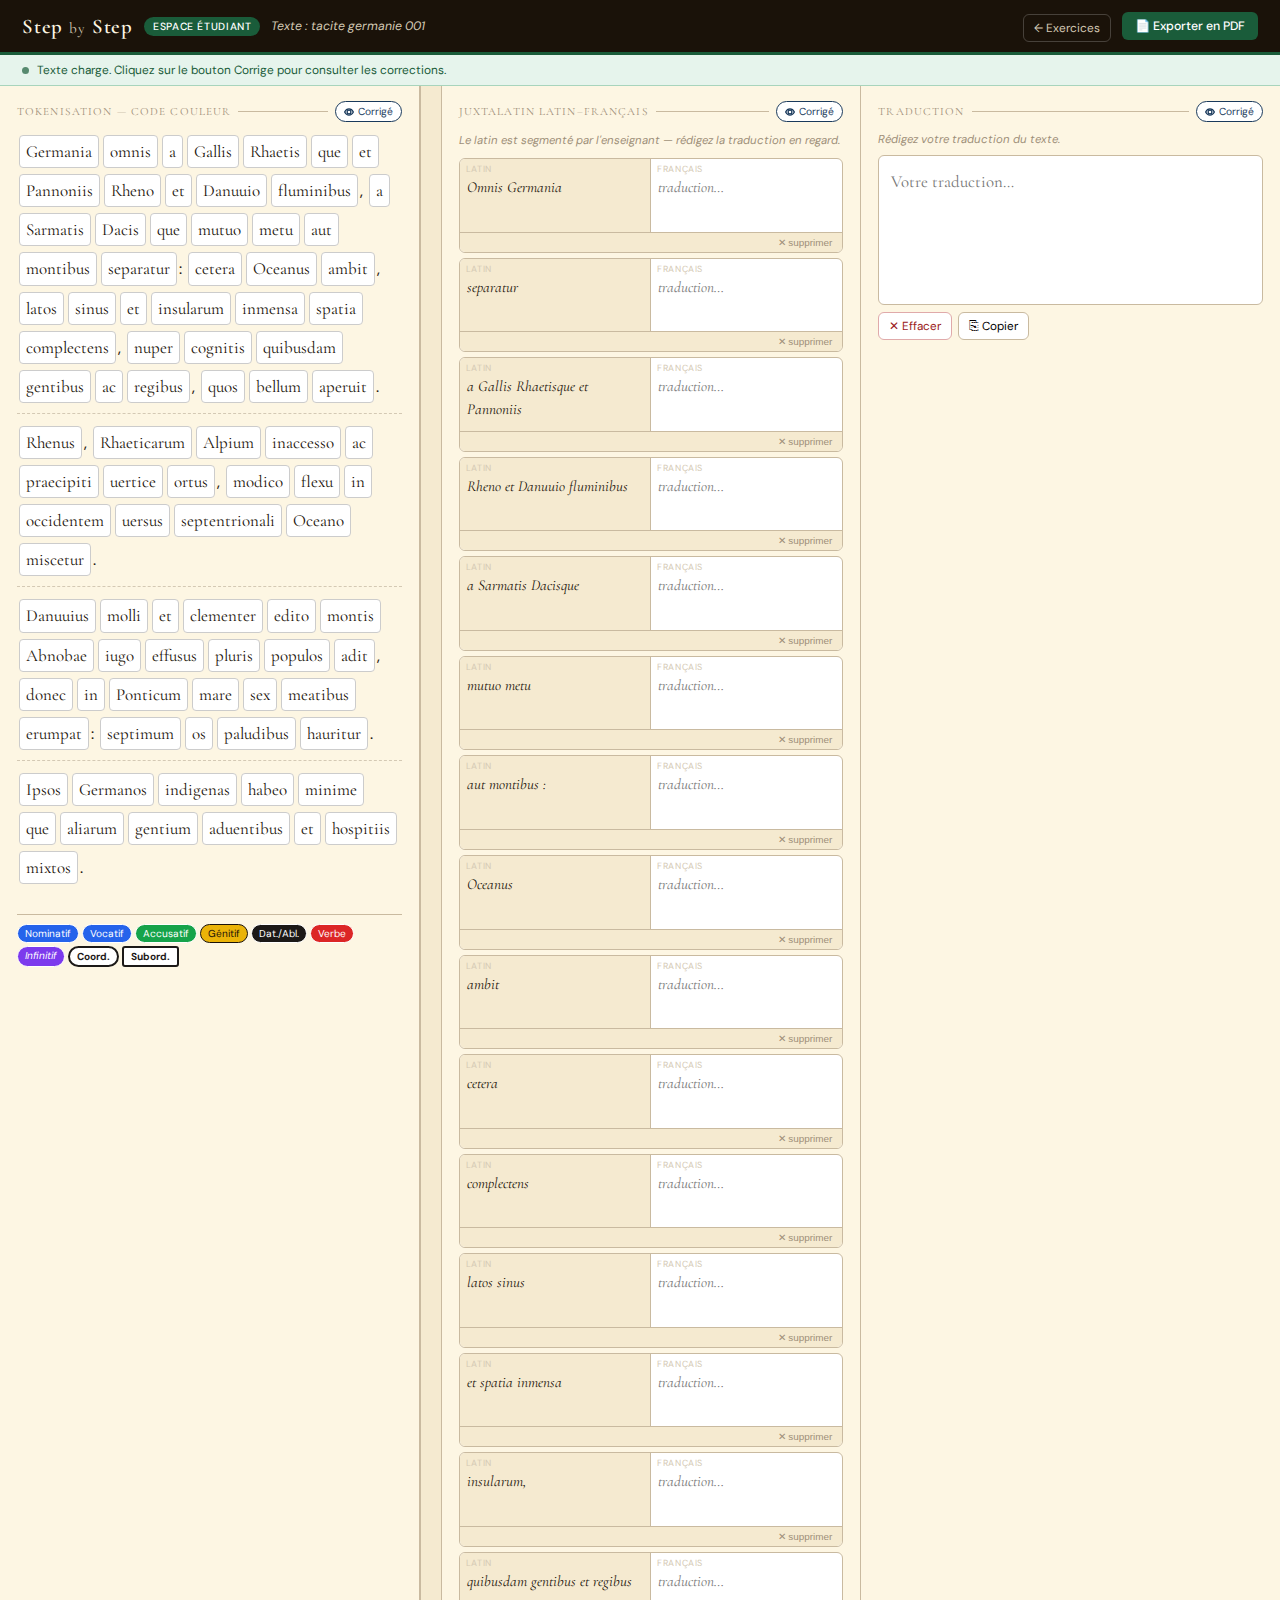
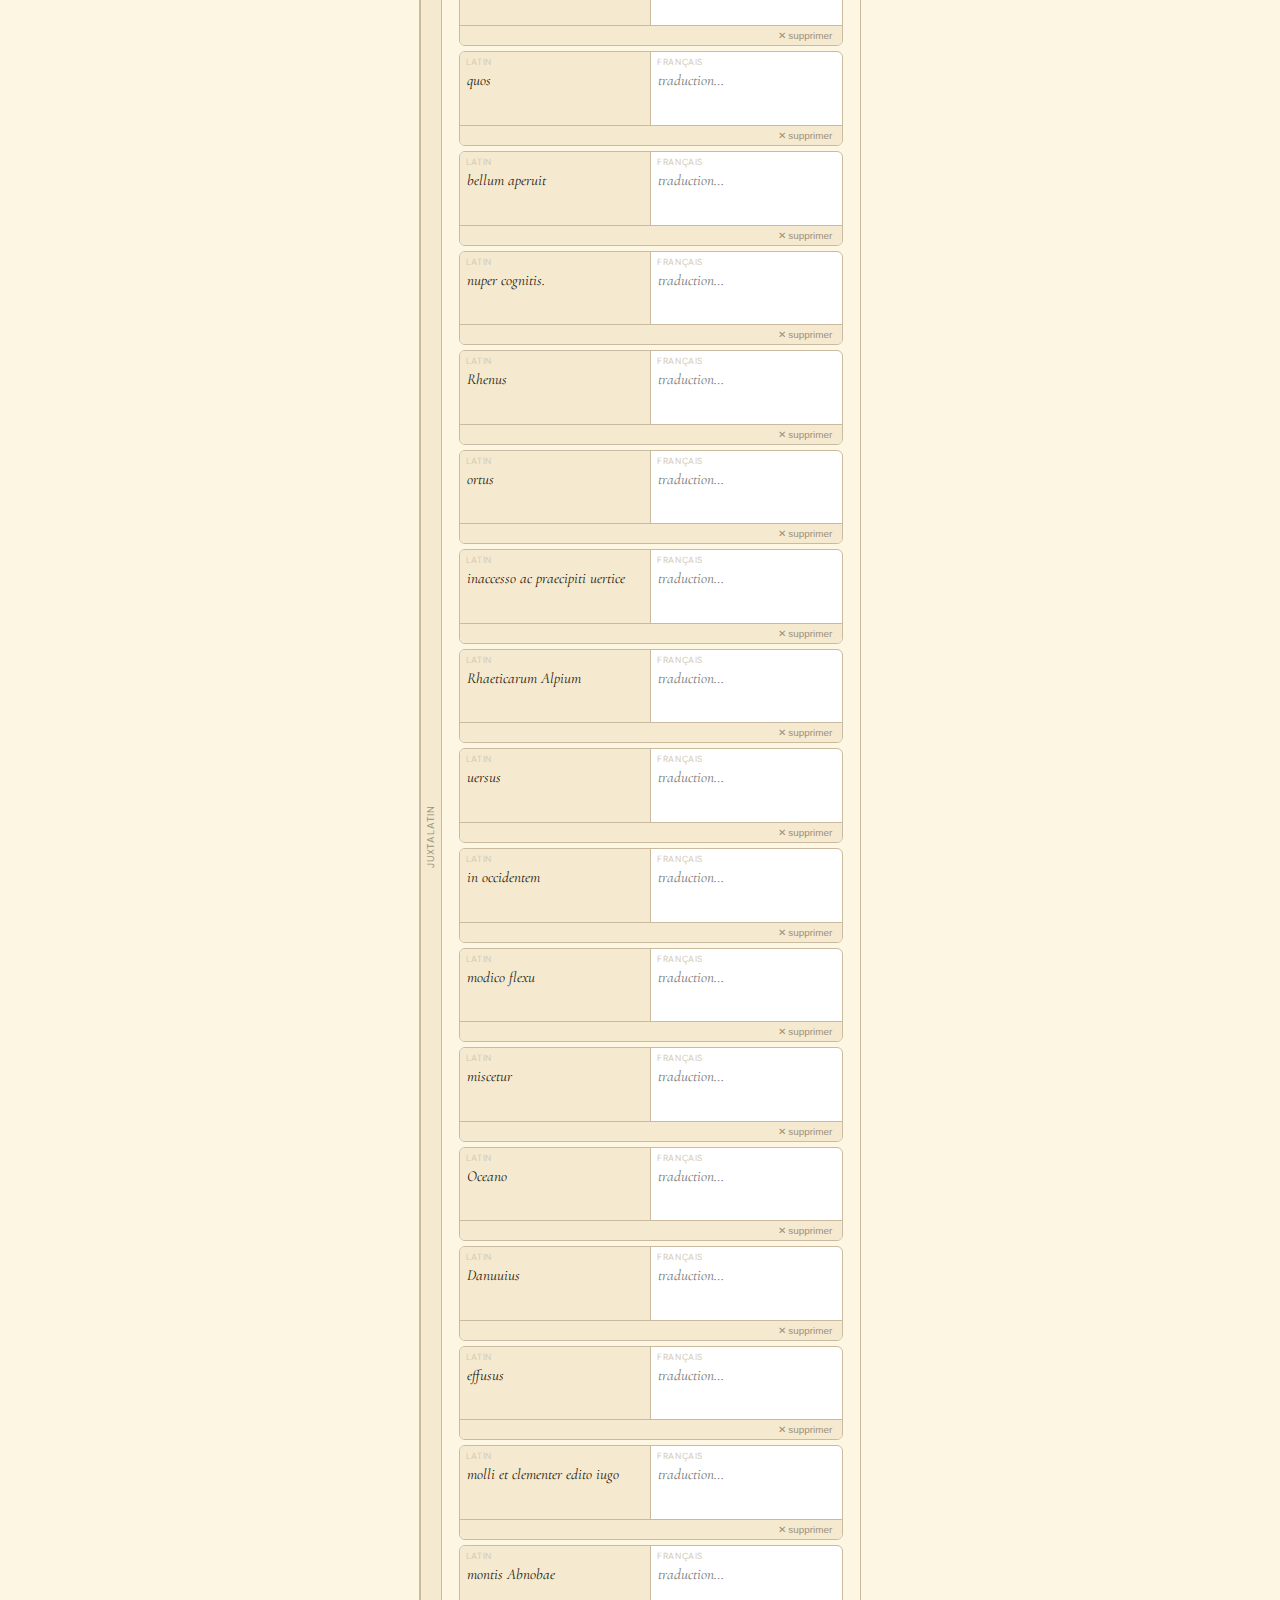
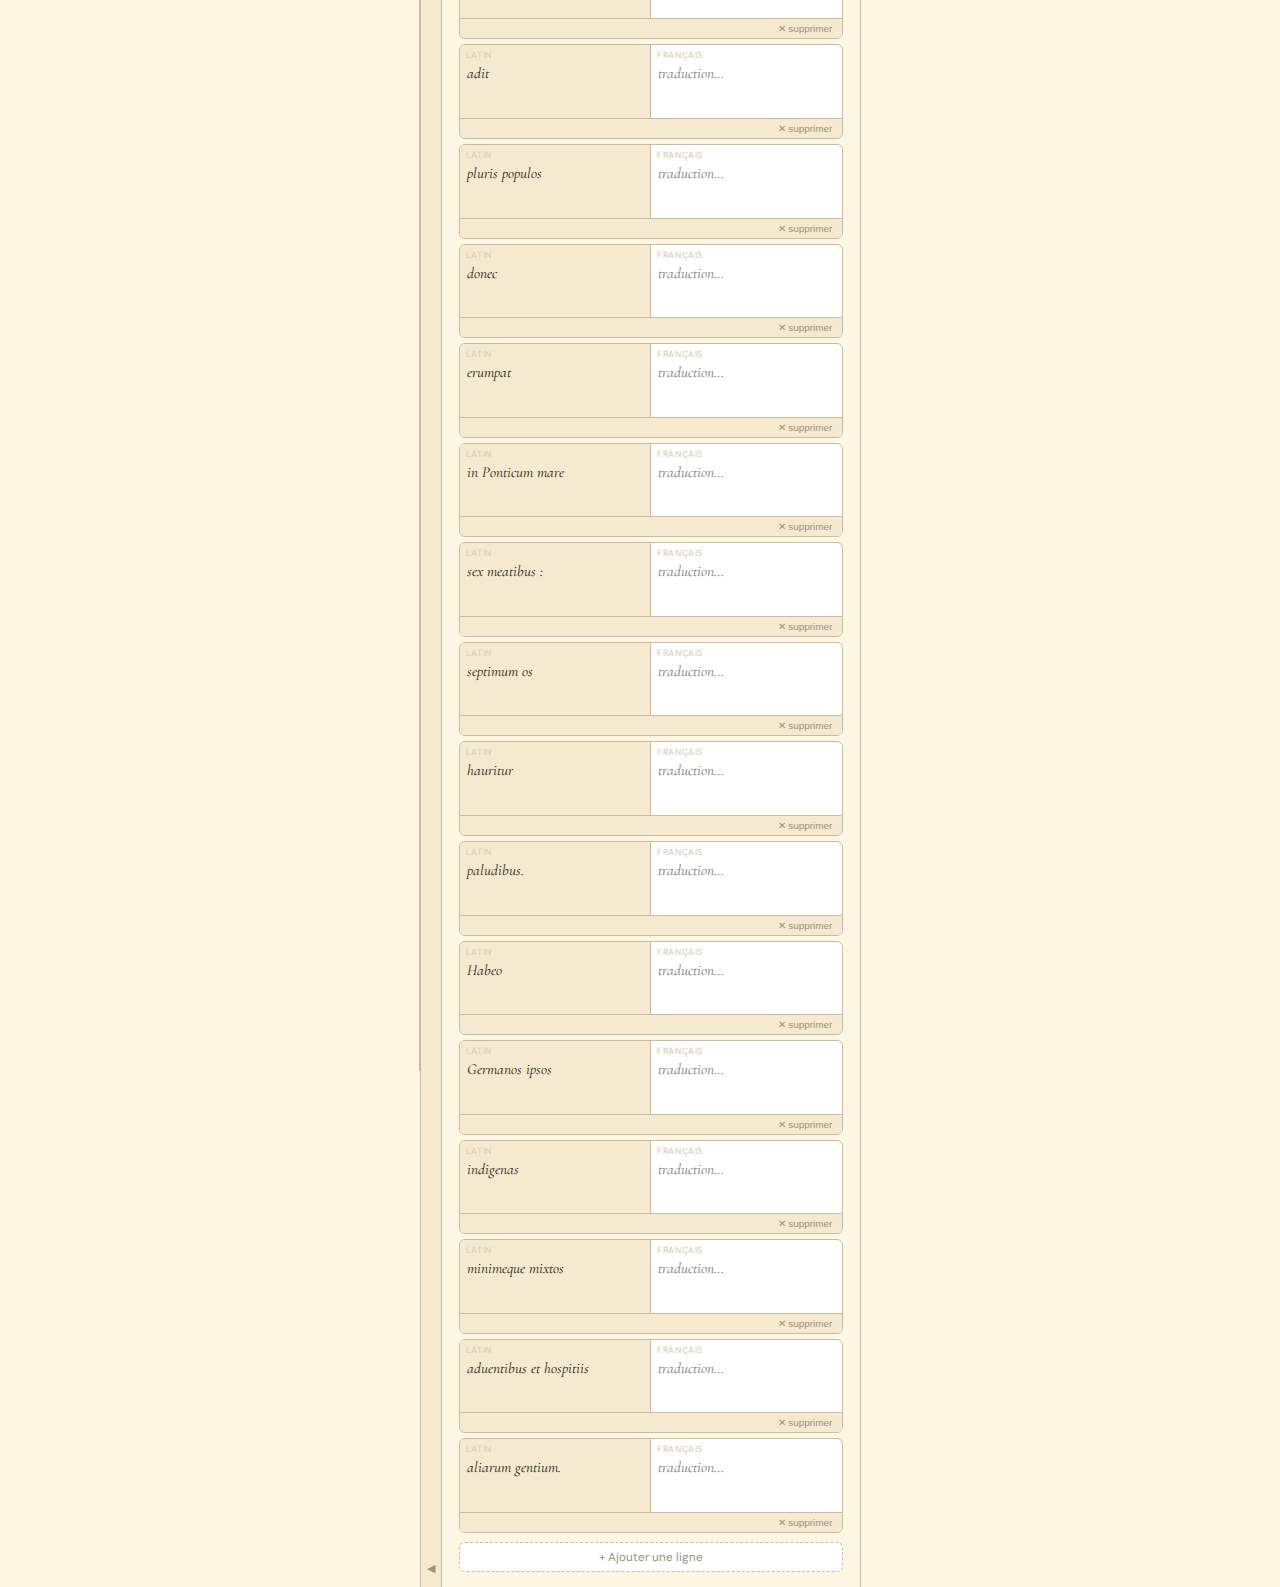
<file: html/textes/tacite_germanie_001.html>
<!DOCTYPE html>
<html lang="fr">
<head>
<meta charset="UTF-8"/>
<meta name="viewport" content="width=device-width, initial-scale=1.0"/>
<title>Tacite, Germanie, 1</title>
<link rel="preconnect" href="https://fonts.googleapis.com"/>
<link href="https://fonts.googleapis.com/css2?family=Cormorant+Garamond:ital,wght@0,400;0,600;1,400&family=DM+Sans:wght@300;400;500&display=swap" rel="stylesheet"/>
<style>
:root {
    --ink:#1a1209; --parchment:#fdf6e3; --parchment2:#f5ead0;
    --stone:#9e8f79; --stone-lt:#d4c9b4; --border:#c9baa0;
    --accent:#8b3a1e; --accent-lt:#f0ddd6;
    --student:#1a5c3a; --student-lt:#e6f4ec;
    --corr:#1a3a5c;   --corr-lt:#eaf0f8;
    --nom:#2563eb; --voc:#2563eb; --acc:#16a34a; --gen:#eab308;
    --dat:#1c1917; --vrb:#dc2626; --inf:#7c3aed; --cco:#1c1917; --csu:#1c1917;
    --radius:6px;
    --font-latin:'Cormorant Garamond',Georgia,serif;
    --font-ui:'DM Sans',sans-serif;
    --panel-w:300px;
}
*,*::before,*::after{box-sizing:border-box;margin:0;padding:0;}
body{font-family:var(--font-ui);background:var(--parchment);color:var(--ink);min-height:100vh;display:flex;flex-direction:column;}

/* ── HEADER ── */
header{background:var(--ink);color:var(--parchment);padding:12px 22px;display:flex;align-items:center;gap:11px;border-bottom:3px solid var(--student);flex-shrink:0;}
.logo{font-family:var(--font-latin);font-weight:600;font-size:1.3rem;letter-spacing:.04em;}
.logo em{font-style:normal;font-weight:400;color:var(--stone-lt);font-size:.95rem;}
.badge{font-size:.65rem;font-weight:500;letter-spacing:.06em;background:var(--student);color:#fff;padding:3px 9px;border-radius:20px;text-transform:uppercase;flex-shrink:0;}
.header-ref{font-size:.77rem;color:var(--stone-lt);font-style:italic;flex:1;white-space:nowrap;overflow:hidden;text-overflow:ellipsis;}
.header-nav a{font-size:.74rem;color:var(--stone-lt);text-decoration:none;border:1px solid rgba(255,255,255,.2);border-radius:var(--radius);padding:5px 10px;transition:all .2s;white-space:nowrap;}
.header-nav a:hover{background:rgba(255,255,255,.1);color:#fff;}
#btn-export{display:flex;align-items:center;gap:6px;padding:6px 13px;background:var(--student);color:#fff;border:none;border-radius:var(--radius);font-family:var(--font-ui);font-size:.77rem;font-weight:500;cursor:pointer;transition:background .2s;white-space:nowrap;}
#btn-export:hover{background:#134a2e;}
#btn-export svg{width:12px;height:12px;fill:none;stroke:currentColor;stroke-width:2;stroke-linecap:round;stroke-linejoin:round;}

/* ── BANDEAU STATUT ── */
#status-bar{padding:7px 22px;font-size:.74rem;display:flex;align-items:center;gap:8px;flex-shrink:0;background:var(--corr-lt);border-bottom:1px solid #c0d0e0;color:var(--corr);}
#status-bar.ok{background:var(--student-lt);border-color:#a8d4bc;color:var(--student);}
#status-bar.error{background:#fdf0f0;border-color:#e0aaaa;color:#9b2020;}
.sdot{width:7px;height:7px;border-radius:50%;background:currentColor;opacity:.7;flex-shrink:0;}

/* ── ZONE PRINCIPALE
   3 colonnes + chaque colonne peut avoir un panneau corrigé.
   La colonne 2 (slot-juxta) est elle-même rétractable.
── */
#main-area{flex:1;overflow:hidden;display:flex;flex-direction:row;min-height:0;}

/* Chaque slot = [zone-travail] + [panneau-corrigé optionnel] */
.col-slot{display:flex;flex-direction:row;border-right:1px solid var(--border);overflow:hidden;transition:flex .3s ease;min-height:0;height:100%;}
.col-slot:last-child{border-right:none;}

/* Col 1 et col 3 : flex fixe */
#slot-1{flex:1;}
#slot-3{flex:1;}

/* Col 2 : rétractable — largeur animée */
#slot-2{
    flex:1;
    min-width:0;
    transition:flex .35s ease, border-color .35s;
}
#slot-2.collapsed{flex:0;border-right-width:0;}

/* Bouton onglet vertical pour ouvrir/fermer col 2 */
#col2-tab{
    flex-shrink:0;width:22px;
    background:var(--parchment2);border-right:1px solid var(--border);
    border-left:1px solid var(--border);
    display:flex;align-items:center;justify-content:center;
    cursor:pointer;transition:background .2s;
    position:relative;
}
#col2-tab:hover{background:var(--accent-lt);}
#col2-tab-label{
    writing-mode:vertical-rl;text-orientation:mixed;
    font-size:.62rem;color:var(--stone);letter-spacing:.08em;
    text-transform:uppercase;font-family:var(--font-ui);
    transform:rotate(180deg);white-space:nowrap;
    user-select:none;
}
#col2-tab-arrow{
    position:absolute;bottom:12px;
    font-size:.7rem;color:var(--stone);
    transition:transform .3s;
}
#slot-2.collapsed ~ #col2-tab #col2-tab-arrow,
#col2-tab.collapsed-state #col2-tab-arrow{transform:rotate(180deg);}

/* Zone de travail dans chaque slot */
.column{flex:1;min-width:0;padding:15px 17px;overflow-y:auto;display:flex;flex-direction:column;height:100%;min-height:0;}

/* ── EN-TÊTE COLONNE ── */
.col-header{display:flex;align-items:center;gap:7px;margin-bottom:10px;flex-shrink:0;}
.col-title{font-family:var(--font-latin);font-size:.7rem;color:var(--stone);text-transform:uppercase;letter-spacing:.1em;flex:1;display:flex;align-items:center;gap:7px;}
.col-title::after{content:'';flex:1;height:1px;background:var(--border);}
.btn-corr{flex-shrink:0;display:flex;align-items:center;gap:4px;padding:3px 8px;border-radius:20px;border:1px solid var(--corr);color:var(--corr);background:#fff;font-size:.64rem;font-family:var(--font-ui);cursor:pointer;transition:all .2s;white-space:nowrap;}
.btn-corr:hover{background:var(--corr-lt);}
.btn-corr.active{background:var(--corr);color:#fff;}
.btn-corr svg{width:10px;height:10px;fill:none;stroke:currentColor;stroke-width:2;stroke-linecap:round;}

/* ── PANNEAU CORRIGÉ ── */
.corr-panel{width:0;overflow:hidden;flex-shrink:0;border-left:0px solid var(--corr-lt);background:var(--corr-lt);transition:width .3s ease,border-width .3s ease;display:flex;flex-direction:column;height:100%;min-height:0;}
.corr-panel.open{width:var(--panel-w);border-left-width:2px;}
.corr-inner{padding:13px;overflow-y:auto;flex:1;font-size:.82rem;}
.corr-heading{font-family:var(--font-latin);font-size:.65rem;color:var(--corr);text-transform:uppercase;letter-spacing:.1em;margin-bottom:9px;padding-bottom:6px;border-bottom:1px solid #b0c8e0;}
.corr-inner .token-sentence{font-family:var(--font-latin);font-size:.9rem;line-height:1.85;margin-bottom:5px;}
.corr-inner 
.corr-inner 
.corr-inner 
.corr-inner 
.corr-inner 
.corr-inner 
.corr-inner 
.corr-inner 
.corr-inner 
.corr-inner 
.corr-inner .juxta-table{width:100%;border-collapse:collapse;font-family:var(--font-latin);font-size:.86rem;}
.corr-inner .juxta-table th{font-size:.58rem;color:var(--corr);text-transform:uppercase;letter-spacing:.06em;padding:3px 6px;border-bottom:1px solid #b0c8e0;font-family:var(--font-ui);text-align:left;}
.corr-inner .juxta-lat,.corr-inner .juxta-fr{padding:5px 6px;border-bottom:1px solid #ccdaea;vertical-align:top;width:50%;}
.corr-inner .juxta-lat{border-right:1px solid #ccdaea;}
.corr-inner .juxta-fr{font-style:italic;color:#3a4a6a;}
.corr-inner .translation-text{font-family:var(--font-latin);font-size:.92rem;line-height:1.85;white-space:pre-wrap;color:#2a3a5a;}
.corr-legend{display:flex;flex-wrap:wrap;gap:3px;margin-top:8px;}
.corr-legend .leg{font-size:.6rem;padding:2px 6px;border-radius:12px;border:1px solid;}
.corr-empty{color:var(--stone);font-style:italic;font-size:.76rem;text-align:center;margin-top:20px;}

/* ── COL 1 : TOKENISATION ── */
#tokenized-display{flex:1;}
.token-sentence{display:block;margin-bottom:9px;padding-bottom:7px;border-bottom:1px dashed var(--stone-lt);}
.token-sentence:last-child{border-bottom:none;}

.latin-word:hover{background:var(--accent-lt);border-color:var(--accent);}









#color-legend{flex-shrink:0;margin-top:11px;padding-top:9px;border-top:1px solid var(--border);display:flex;flex-wrap:wrap;gap:3px;}
.leg{font-size:.63rem;padding:2px 7px;border-radius:12px;border:1px solid;cursor:default;}

/* ── COL 2 : JUXTALATIN
   Tableau avec col Latin (lecture seule, grisé)
   et col Français (éditable, vide au départ).
── */
.juxta-hint{font-size:.71rem;color:var(--stone);font-style:italic;margin-bottom:9px;line-height:1.5;flex-shrink:0;}
#juxta-pairs{flex:1;display:flex;flex-direction:column;}

.juxta-pair{
    display:grid;grid-template-columns:1fr 1fr;
    border:1px solid var(--border);border-radius:var(--radius);
    overflow:hidden;margin-bottom:5px;background:#fff;
    transition:box-shadow .15s;
}
.juxta-pair:focus-within{box-shadow:0 0 0 2px var(--student);}

.juxta-cell{position:relative;}
.juxta-cell-lat{border-right:1px solid var(--border);background:var(--parchment2);}

.juxta-lang{position:absolute;top:4px;left:6px;font-size:.56rem;color:var(--stone-lt);text-transform:uppercase;letter-spacing:.07em;pointer-events:none;}
.juxta-input{width:100%;padding:17px 7px 5px;font-family:var(--font-latin);font-size:.95rem;line-height:1.5;border:none;outline:none;color:var(--ink);resize:none;min-height:44px;overflow:hidden;}
.juxta-input.latin-ro{background:transparent;color:var(--ink);font-style:italic;cursor:default;}
.juxta-input.fr-edit{background:transparent;font-style:italic;color:var(--ink);}
.juxta-pair-actions{grid-column:1/-1;display:flex;justify-content:flex-end;border-top:1px solid var(--border);padding:2px 5px;background:var(--parchment2);}
.btn-pair-del{font-size:.62rem;color:var(--stone);background:none;border:none;cursor:pointer;padding:2px 5px;border-radius:3px;transition:all .15s;}
.btn-pair-del:hover{background:#fdf0f0;color:#9b2020;}
#btn-add-pair{flex-shrink:0;margin-top:4px;padding:6px 12px;background:#fff;color:var(--stone);border:1px dashed var(--border);border-radius:var(--radius);font-size:.73rem;cursor:pointer;width:100%;transition:all .15s;font-family:var(--font-ui);}
#btn-add-pair:hover{border-color:var(--student);color:var(--student);background:var(--student-lt);}

/* ── COL 3 : TRADUCTION ── */
.translation-hint{font-size:.71rem;color:var(--stone);font-style:italic;margin-bottom:8px;flex-shrink:0;}
#translation-area{flex:1;min-height:150px;font-family:var(--font-latin);font-size:1.05rem;line-height:1.9;background:#fff;border:1px solid var(--border);border-radius:var(--radius);padding:10px 12px;color:var(--ink);resize:none;width:100%;outline:none;}
#translation-area:focus{border-color:var(--student);}
.translation-actions{display:flex;gap:6px;margin-top:7px;flex-shrink:0;}
.btn-trans{padding:5px 10px;font-size:.73rem;border-radius:var(--radius);cursor:pointer;border:1px solid var(--border);background:#fff;font-family:var(--font-ui);transition:all .15s;}
.btn-trans:hover{background:var(--parchment2);}
.btn-trans.danger{border-color:#e0aaaa;color:#9b2020;}
.btn-trans.danger:hover{background:#fdf0f0;}

/* ── POPUP ── */
.popup-overlay{display:none;position:fixed;inset:0;z-index:300;}
.popup-overlay.visible{display:block;}
.popup-box{position:absolute;background:#fff;border:1px solid var(--border);border-radius:var(--radius);box-shadow:0 8px 32px rgba(0,0,0,.2);padding:12px 14px;min-width:225px;max-width:295px;z-index:301;}
.popup-word{font-family:var(--font-latin);font-size:1.06rem;font-weight:600;color:var(--accent);margin-bottom:8px;}
.popup-section-label{font-size:.63rem;color:var(--stone);text-transform:uppercase;letter-spacing:.08em;margin-bottom:4px;margin-top:8px;font-weight:500;}
.popup-case-grid{display:flex;flex-wrap:wrap;gap:3px;}
.popup-case-btn{padding:3px 7px;border-radius:20px;border:1px solid var(--border);background:#fff;font-family:var(--font-ui);font-size:.68rem;cursor:pointer;transition:all .15s;color:var(--ink);}
.popup-case-btn:hover{background:var(--parchment2);}
.popup-case-btn[data-case="nominatif"].active{background:var(--nom);color:#fff;border-color:var(--nom);}
.popup-case-btn[data-case="vocatif"].active{background:var(--voc);color:#fff;border-color:var(--voc);}
.popup-case-btn[data-case="accusatif"].active{background:var(--acc);color:#fff;border-color:var(--acc);}
.popup-case-btn[data-case="genitif"].active{background:var(--gen);color:#fff;border-color:var(--gen);}
.popup-case-btn[data-case="dat-abl"].active{background:var(--dat);color:#fff;border-color:var(--dat);}
.popup-case-btn[data-case="verbe"].active{background:var(--vrb);color:#fff;border-color:var(--vrb);}
.popup-case-btn[data-case="infinitif"].active{background:var(--inf);color:#fff;border-color:var(--inf);font-style:italic;}
.popup-case-btn[data-case="coord"].active{background:var(--cco);color:#fff;border-color:var(--cco);}
.popup-case-btn[data-case="subord"].active{background:var(--csu);color:#fff;border-color:var(--csu);}
.popup-links{display:flex;flex-wrap:wrap;gap:5px;margin-top:4px;}
.popup-link{display:inline-block;padding:3px 8px;border-radius:3px;text-decoration:none;font-size:.68rem;font-weight:500;transition:opacity .15s;}
.popup-link:hover{opacity:.8;}
.popup-link-gaffiot{background:var(--accent);color:#fff;}
.popup-link-perseus{background:#1a3a5c;color:#fff;}
.popup-actions{display:flex;gap:5px;margin-top:9px;border-top:1px solid var(--border);padding-top:7px;}
.popup-btn-sm{padding:3px 8px;font-size:.68rem;border-radius:4px;cursor:pointer;border:1px solid var(--border);background:#fff;transition:all .15s;}
.popup-btn-sm:hover{background:var(--parchment2);}
.popup-btn-sm.danger{border-color:#e0aaaa;color:#9b2020;}
.popup-btn-sm.danger:hover{background:#fdf0f0;}
.popup-close{margin-left:auto;}
/* === CODES COULEUR GRAMMATICAUX (partagés enseignant + étudiant + export) === */
.latin-word{display:inline-block;font-family:var(--font-latin,var(--fl,'Cormorant Garamond',Georgia,serif));font-size:1.06rem;padding:2px 6px;margin:3px 2px;border:1px solid #ccc;background:#fff;border-radius:4px;cursor:pointer;line-height:1.6;transition:filter .12s;user-select:none;}
.color-nominatif{background:#2563eb;color:#fff !important;border-color:#2563eb;}
.color-vocatif   {background:#2563eb;color:#fff !important;border-color:#2563eb;}
.color-accusatif {background:#16a34a;color:#fff !important;border-color:#16a34a;}
.color-genitif   {background:#eab308;color:#1a1209 !important;border-color:#ca8a04;}
.color-dat-abl   {background:#1c1917;color:#fff !important;border-color:#1c1917;}
.color-verbe     {background:#dc2626;color:#fff !important;border-color:#dc2626;}
.color-infinitif {background:#7c3aed;color:#fff !important;border-color:#7c3aed;font-style:italic;}
/* Coordonnants : encadrement noir gras, fond blanc */
.color-coord{background:#fff;color:#1c1917 !important;border:2.5px solid #1c1917;border-radius:14px;padding:1px 8px;font-weight:700;}
/* Subordonnants : encadrement carré noir gras + possibilité de fond coloré */
.color-subord{background:#fff;color:#1c1917 !important;border:2.5px solid #1c1917;border-radius:3px;padding:1px 7px;font-weight:700;}
.color-subord.sb-nom {background:#2563eb;color:#fff !important;}
.color-subord.sb-voc {background:#2563eb;color:#fff !important;}
.color-subord.sb-acc {background:#16a34a;color:#fff !important;}
.color-subord.sb-gen {background:#eab308;color:#1a1209 !important;}
.color-subord.sb-dat {background:#1c1917;color:#fff !important;}
.color-subord.sb-vrb {background:#dc2626;color:#fff !important;}
.color-subord.sb-inf {background:#7c3aed;color:#fff !important;font-style:italic;}
.leg-nom{background:#2563eb;color:#fff;}
.leg-voc{background:#2563eb;color:#fff;}
.leg-acc{background:#16a34a;color:#fff;}
.leg-gen{background:#eab308;color:#1a1209;}
.leg-dat{background:#1c1917;color:#fff;}
.leg-vrb{background:#dc2626;color:#fff;}
.leg-inf{background:#7c3aed;color:#fff;font-style:italic;}
.leg-cco{background:#fff;color:#1c1917;border:2px solid #1c1917;border-radius:12px;font-weight:700;}
.leg-csu{background:#fff;color:#1c1917;border:2px solid #1c1917;border-radius:3px;font-weight:700;}

</style>
</head>
<body>
<script id="correction-data" type="application/json">
{"title":"Tacite, Germanie, 1","auteur":"Tacite","fichier":"tacite_germanie_001","sentences":[[{"text":"Germania","isPunct":false,"grammaticalCase":"nominatif"},{"text":"omnis","isPunct":false,"grammaticalCase":"nominatif"},{"text":"a","isPunct":false,"grammaticalCase":""},{"text":"Gallis","isPunct":false,"grammaticalCase":"dat-abl"},{"text":"Rhaetis","isPunct":false,"grammaticalCase":"dat-abl"},{"text":"que","isPunct":false,"grammaticalCase":"coord"},{"text":"et","isPunct":false,"grammaticalCase":"coord"},{"text":"Pannoniis","isPunct":false,"grammaticalCase":"dat-abl"},{"text":"Rheno","isPunct":false,"grammaticalCase":"dat-abl"},{"text":"et","isPunct":false,"grammaticalCase":"coord"},{"text":"Danuuio","isPunct":false,"grammaticalCase":"dat-abl"},{"text":"fluminibus","isPunct":false,"grammaticalCase":"dat-abl"},{"text":",","isPunct":true,"grammaticalCase":""},{"text":"a","isPunct":false,"grammaticalCase":""},{"text":"Sarmatis","isPunct":false,"grammaticalCase":"dat-abl"},{"text":"Dacis","isPunct":false,"grammaticalCase":"dat-abl"},{"text":"que","isPunct":false,"grammaticalCase":"coord"},{"text":"mutuo","isPunct":false,"grammaticalCase":"dat-abl"},{"text":"metu","isPunct":false,"grammaticalCase":"dat-abl"},{"text":"aut","isPunct":false,"grammaticalCase":"coord"},{"text":"montibus","isPunct":false,"grammaticalCase":"dat-abl"},{"text":"separatur","isPunct":false,"grammaticalCase":"verbe"},{"text":":","isPunct":true,"grammaticalCase":""},{"text":"cetera","isPunct":false,"grammaticalCase":"accusatif"},{"text":"Oceanus","isPunct":false,"grammaticalCase":"nominatif"},{"text":"ambit","isPunct":false,"grammaticalCase":"verbe"},{"text":",","isPunct":true,"grammaticalCase":""},{"text":"latos","isPunct":false,"grammaticalCase":"accusatif"},{"text":"sinus","isPunct":false,"grammaticalCase":"accusatif"},{"text":"et","isPunct":false,"grammaticalCase":"coord"},{"text":"insularum","isPunct":false,"grammaticalCase":"genitif"},{"text":"inmensa","isPunct":false,"grammaticalCase":"accusatif"},{"text":"spatia","isPunct":false,"grammaticalCase":"accusatif"},{"text":"complectens","isPunct":false,"grammaticalCase":"nominatif"},{"text":",","isPunct":true,"grammaticalCase":""},{"text":"nuper","isPunct":false,"grammaticalCase":""},{"text":"cognitis","isPunct":false,"grammaticalCase":"dat-abl"},{"text":"quibusdam","isPunct":false,"grammaticalCase":"dat-abl"},{"text":"gentibus","isPunct":false,"grammaticalCase":"dat-abl"},{"text":"ac","isPunct":false,"grammaticalCase":"coord"},{"text":"regibus","isPunct":false,"grammaticalCase":"dat-abl"},{"text":",","isPunct":true,"grammaticalCase":""},{"text":"quos","isPunct":false,"grammaticalCase":"subord"},{"text":"bellum","isPunct":false,"grammaticalCase":"nominatif"},{"text":"aperuit","isPunct":false,"grammaticalCase":"verbe"},{"text":".","isPunct":true,"grammaticalCase":""}],[{"text":"Rhenus","isPunct":false,"grammaticalCase":"nominatif"},{"text":",","isPunct":true,"grammaticalCase":""},{"text":"Rhaeticarum","isPunct":false,"grammaticalCase":"genitif"},{"text":"Alpium","isPunct":false,"grammaticalCase":"genitif"},{"text":"inaccesso","isPunct":false,"grammaticalCase":"dat-abl"},{"text":"ac","isPunct":false,"grammaticalCase":"coord"},{"text":"praecipiti","isPunct":false,"grammaticalCase":"dat-abl"},{"text":"uertice","isPunct":false,"grammaticalCase":"dat-abl"},{"text":"ortus","isPunct":false,"grammaticalCase":"nominatif"},{"text":",","isPunct":true,"grammaticalCase":""},{"text":"modico","isPunct":false,"grammaticalCase":"dat-abl"},{"text":"flexu","isPunct":false,"grammaticalCase":"dat-abl"},{"text":"in","isPunct":false,"grammaticalCase":""},{"text":"occidentem","isPunct":false,"grammaticalCase":"accusatif"},{"text":"uersus","isPunct":false,"grammaticalCase":"nominatif"},{"text":"septentrionali","isPunct":false,"grammaticalCase":"dat-abl"},{"text":"Oceano","isPunct":false,"grammaticalCase":"dat-abl"},{"text":"miscetur","isPunct":false,"grammaticalCase":"verbe"},{"text":".","isPunct":true,"grammaticalCase":""}],[{"text":"Danuuius","isPunct":false,"grammaticalCase":"nominatif"},{"text":"molli","isPunct":false,"grammaticalCase":"dat-abl"},{"text":"et","isPunct":false,"grammaticalCase":"coord"},{"text":"clementer","isPunct":false,"grammaticalCase":""},{"text":"edito","isPunct":false,"grammaticalCase":"dat-abl"},{"text":"montis","isPunct":false,"grammaticalCase":"genitif"},{"text":"Abnobae","isPunct":false,"grammaticalCase":"genitif"},{"text":"iugo","isPunct":false,"grammaticalCase":"dat-abl"},{"text":"effusus","isPunct":false,"grammaticalCase":"nominatif"},{"text":"pluris","isPunct":false,"grammaticalCase":"accusatif"},{"text":"populos","isPunct":false,"grammaticalCase":"accusatif"},{"text":"adit","isPunct":false,"grammaticalCase":"verbe"},{"text":",","isPunct":true,"grammaticalCase":""},{"text":"donec","isPunct":false,"grammaticalCase":"subord"},{"text":"in","isPunct":false,"grammaticalCase":""},{"text":"Ponticum","isPunct":false,"grammaticalCase":"accusatif"},{"text":"mare","isPunct":false,"grammaticalCase":"accusatif"},{"text":"sex","isPunct":false,"grammaticalCase":""},{"text":"meatibus","isPunct":false,"grammaticalCase":"dat-abl"},{"text":"erumpat","isPunct":false,"grammaticalCase":"verbe"},{"text":":","isPunct":true,"grammaticalCase":""},{"text":"septimum","isPunct":false,"grammaticalCase":"nominatif"},{"text":"os","isPunct":false,"grammaticalCase":"nominatif"},{"text":"paludibus","isPunct":false,"grammaticalCase":"dat-abl"},{"text":"hauritur","isPunct":false,"grammaticalCase":"verbe"},{"text":".","isPunct":true,"grammaticalCase":""}],[{"text":"Ipsos","isPunct":false,"grammaticalCase":"accusatif"},{"text":"Germanos","isPunct":false,"grammaticalCase":"accusatif"},{"text":"indigenas","isPunct":false,"grammaticalCase":"accusatif"},{"text":"habeo","isPunct":false,"grammaticalCase":"verbe"},{"text":"minime","isPunct":false,"grammaticalCase":""},{"text":"que","isPunct":false,"grammaticalCase":"coord"},{"text":"aliarum","isPunct":false,"grammaticalCase":"genitif"},{"text":"gentium","isPunct":false,"grammaticalCase":"genitif"},{"text":"aduentibus","isPunct":false,"grammaticalCase":"dat-abl"},{"text":"et","isPunct":false,"grammaticalCase":"coord"},{"text":"hospitiis","isPunct":false,"grammaticalCase":"dat-abl"},{"text":"mixtos","isPunct":false,"grammaticalCase":"accusatif"},{"text":".","isPunct":true,"grammaticalCase":""}]],"juxtaPairs":[{"lat":"Omnis Germania","fr":"La Germanie tout entière"},{"lat":"separatur","fr":"est séparée"},{"lat":"a Gallis Rhaetisque et Pannoniis","fr":"des Gaulois, des Rhétiens et des Panoniens"},{"lat":"Rheno et Danuuio fluminibus","fr":"par les fleuves du Rhin et du Danube"},{"lat":"a Sarmatis Dacisque","fr":"des Sarmates et des Daces"},{"lat":"mutuo metu","fr":"par une crainte mutuelle"},{"lat":"aut montibus :","fr":"ou par des montagnes :"},{"lat":"Oceanus","fr":"L'océan"},{"lat":"ambit","fr":"entoure"},{"lat":"cetera","fr":"les autres [terres]"},{"lat":"complectens","fr":"embrassant"},{"lat":"latos sinus","fr":"de larges courbures"},{"lat":"et spatia inmensa","fr":"et des territoires immenses"},{"lat":"insularum,","fr":"d'îles,"},{"lat":"quibusdam gentibus et regibus","fr":"certains peuples et rois"},{"lat":"quos","fr":"que"},{"lat":"bellum aperuit","fr":"la guerre a découvert"},{"lat":"nuper cognitis.","fr":"ayant été connus récemment."},{"lat":"Rhenus","fr":"Le Rhin"},{"lat":"ortus","fr":"né"},{"lat":"inaccesso ac praecipiti uertice","fr":"du sommet inaccessible et pentu"},{"lat":"Rhaeticarum Alpium","fr":"des Alpes rhétiques"},{"lat":"uersus","fr":"ayant été tourné"},{"lat":"in occidentem","fr":"vers l'occident"},{"lat":"modico flexu","fr":"avec une légère flexion"},{"lat":"miscetur","fr":"est mêlé"},{"lat":"Oceano","fr":"à l'Ocean."},{"lat":"Danuuius","fr":"Le Danube"},{"lat":"effusus","fr":"jailli"},{"lat":"molli et clementer edito iugo","fr":"de la cime peu élevée et légèrement escarpée"},{"lat":"montis Abnobae","fr":"du mont Abnoba"},{"lat":"adit","fr":"rencontre"},{"lat":"pluris populos","fr":"un assez grand nombre de peuples"},{"lat":"donec","fr":"jusqu'à ce que"},{"lat":"erumpat","fr":"se précipite"},{"lat":"in Ponticum mare","fr":"dans la mer du Pont"},{"lat":"sex meatibus :","fr":"par six embouchures :"},{"lat":"septimum os","fr":"la septième ouverture"},{"lat":"hauritur","fr":"est absorbée"},{"lat":"paludibus.","fr":"par des marais."},{"lat":"Habeo","fr":"Je considère"},{"lat":"Germanos ipsos","fr":"les Germains eux-mêmes"},{"lat":"indigenas","fr":"indigènes"},{"lat":"minimeque mixtos","fr":"et ayant été le moins mélangés"},{"lat":"aduentibus et hospitiis","fr":"par les arrivées et les accueils"},{"lat":"aliarum gentium.","fr":"d'autres nations."}],"translation":"La Germanie tout entière est séparée des Gaulois, des Rhétiens et des Panoniens par les fleuves du Rhin et du Danube, des Sarmates et des Daces par une crainte mutuelle ou par des montagnes : l’Océan entoure les autres frontières, embrassant de larges avancées de terres et les territoires d’immenses îles, dont certains peuples et rois, que la guerre a fait découvrir, ont été récemment connus. Le Rhin, né du sommet inaccessible et pentu des Alpes de la Rhétie, une fois tourné légèrement vers l’occident, se mêle à l’Océan septentrional. Le Danube, qui a tiré son origine de la cime peu élevée et légèrement escarpée du mont Abnoba, côtoie un assez grand nombre de peuples, jusqu’à ce qu’il se jette en six estuaires dans la mer du Pont : la septième embouchure se perd dans les marais. Je considère les Germains comme indigènes et très peu affectés par l’arrivée et le séjour d’autres peuples."}
</script>


<header>
    <div class="logo">Step <em>by</em> Step</div>
    <span class="badge">Espace étudiant</span>
    <span class="header-ref" id="header-ref"></span>
    <div class="header-nav"><a href="../exercices.html">← Exercices</a></div>
    <button id="btn-export" onclick="exportHTML()">
        📄 Exporter en PDF
    </button>
</header>

<div id="status-bar"><span class="sdot"></span><span id="status-msg">Chargement…</span></div>

<div id="main-area">

    <!-- SLOT 1 : Tokenisation + code couleur -->
    <div class="col-slot" id="slot-1">
        <div class="column">
            <div class="col-header">
                <div class="col-title">Tokenisation — Code couleur</div>
                <button class="btn-corr" id="btn-corr-1" onclick="toggleCorr(1)">
                    <svg viewBox="0 0 16 16"><circle cx="8" cy="8" r="3"/><path d="M1 8s2.5-5 7-5 7 5 7 5-2.5 5-7 5-7-5-7-5z"/></svg>Corrigé
                </button>
            </div>
            <div id="tokenized-display"></div>
            <div id="color-legend">
        <span class="leg leg-nom">Nominatif</span>
        <span class="leg leg-voc">Vocatif</span>
        <span class="leg leg-acc">Accusatif</span>
        <span class="leg leg-gen">Génitif</span>
        <span class="leg leg-dat">Dat./Abl.</span>
        <span class="leg leg-vrb">Verbe</span>
        <span class="leg leg-inf">Infinitif</span>
        <span class="leg leg-cco">Coord.</span>
        <span class="leg leg-csu">Subord.</span>
      </div>
        </div>
        <div class="corr-panel" id="corr-panel-1">
            <div class="corr-inner">
                <div class="corr-heading">Corrigé — Code couleur</div>
                <div id="corr-content-1"><p class="corr-empty">Chargement…</p></div>
            </div>
        </div>
    </div>

    <!-- Onglet vertical de rétraction de la col 2 -->
    <div id="col2-tab" onclick="toggleCol2()" title="Afficher / masquer le juxtalatin">
        <span id="col2-tab-label">Juxtalatin</span>
        <span id="col2-tab-arrow">◀</span>
    </div>

    <!-- SLOT 2 : Juxtalatin -->
    <div class="col-slot" id="slot-2">
        <div class="column">
            <div class="col-header">
                <div class="col-title">Juxtalatin latin–français</div>
                <button class="btn-corr" id="btn-corr-2" onclick="toggleCorr(2)">
                    <svg viewBox="0 0 16 16"><circle cx="8" cy="8" r="3"/><path d="M1 8s2.5-5 7-5 7 5 7 5-2.5 5-7 5-7-5-7-5z"/></svg>Corrigé
                </button>
            </div>
            <p class="juxta-hint">Le latin est segmenté par l'enseignant — rédigez la traduction en regard.</p>
            <div id="juxta-pairs"></div>
            <button id="btn-add-pair" onclick="addJuxtaPair('','')">+ Ajouter une ligne</button>
        </div>
        <div class="corr-panel" id="corr-panel-2">
            <div class="corr-inner">
                <div class="corr-heading">Corrigé — Juxtalatin</div>
                <div id="corr-content-2"><p class="corr-empty">Chargement…</p></div>
            </div>
        </div>
    </div>

    <!-- SLOT 3 : Traduction -->
    <div class="col-slot" id="slot-3">
        <div class="column">
            <div class="col-header">
                <div class="col-title">Traduction</div>
                <button class="btn-corr" id="btn-corr-3" onclick="toggleCorr(3)">
                    <svg viewBox="0 0 16 16"><circle cx="8" cy="8" r="3"/><path d="M1 8s2.5-5 7-5 7 5 7 5-2.5 5-7 5-7-5-7-5z"/></svg>Corrigé
                </button>
            </div>
            <p class="translation-hint">Rédigez votre traduction du texte.</p>
            <textarea id="translation-area" placeholder="Votre traduction…" spellcheck="true"></textarea>
            <div class="translation-actions">
                <button class="btn-trans danger" onclick="clearTrans()">✕ Effacer</button>
                <button class="btn-trans"        onclick="copyTrans()">⎘ Copier</button>
            </div>
        </div>
        <div class="corr-panel" id="corr-panel-3">
            <div class="corr-inner">
                <div class="corr-heading">Corrigé — Traduction</div>
                <div id="corr-content-3"><p class="corr-empty">Chargement…</p></div>
            </div>
        </div>
    </div>

</div>

<!-- POPUP -->
<div class="popup-overlay" id="popup-overlay" onclick="if(event.target===this)closePopup()">
    <div class="popup-box" id="popup-box" onclick="event.stopPropagation()">
        <div class="popup-word" id="popup-word"></div>
        <div class="popup-section-label">Catégorie grammaticale</div>
        <div class="popup-case-grid">
            <button class="popup-case-btn" data-case="nominatif"  onclick="setCase('nominatif')">Nominatif</button>
            <button class="popup-case-btn" data-case="vocatif"    onclick="setCase('vocatif')">Vocatif</button>
            <button class="popup-case-btn" data-case="accusatif"  onclick="setCase('accusatif')">Accusatif</button>
            <button class="popup-case-btn" data-case="genitif"    onclick="setCase('genitif')">Génitif</button>
            <button class="popup-case-btn" data-case="dat-abl"    onclick="setCase('dat-abl')">Datif / Ablatif</button>
            <button class="popup-case-btn" data-case="verbe"      onclick="setCase('verbe')">Verbe conj.</button>
            <button class="popup-case-btn" data-case="infinitif"  onclick="setCase('infinitif')">Infinitif</button>
            <button class="popup-case-btn" data-case="coord"      onclick="setCase('coord')">Conj. coord.</button>
            <button class="popup-case-btn" data-case="subord"     onclick="setCase('subord')">Conj. subord.</button>
        </div>
        <div class="popup-section-label">Dictionnaire</div>
        <div class="popup-links"><a class="popup-link popup-link-gaffiot" id="popup-link-gaffiot" href="#" target="_blank">Gaffiot ↗</a></div>
        <div class="popup-section-label">Aide morphologique</div>
        <div class="popup-links"><a class="popup-link popup-link-perseus" id="popup-link-perseus" href="#" target="_blank">Perseus Morpheus ↗</a></div>
        <div class="popup-actions">
            <button class="popup-btn-sm danger" onclick="clearCase()">✕ Effacer couleur</button>
            <button class="popup-btn-sm popup-close" onclick="closePopup()">Fermer</button>
        </div>
    </div>
</div>

<script>
/* ============================================================
   ÉTAT
============================================================ */
var sentences    = [];
var corrData     = null;
var popupTarget  = null;
var col2Open     = true;

/* ============================================================
   INIT
============================================================ */
function init() {
    var fn = window.location.pathname.split('/').pop().replace('.html', '');
    document.getElementById('header-ref').textContent = fn ? 'Texte : ' + fn.replace(/_/g, ' ') : '';
    document.title = 'Step by Step \u2014 ' + fn.replace(/_/g, ' ');
    fitHeight();

    /* Priorite 1 : JSON deja dans le DOM (fichier exporte par l'enseignant) */
    var jsonEl = document.getElementById('correction-data');
    if (jsonEl && jsonEl.textContent.trim()) {
        try {
            corrData = JSON.parse(jsonEl.textContent);
            setStatus('ok', 'Texte charge. Cliquez sur le bouton Corrige pour consulter les corrections.');
            buildInterface();
            return;
        } catch(e) { /* JSON mal forme, on tente le fetch */ }
    }

    /* Priorite 2 : fallback fetch (dev local sans JSON dans le DOM) */
    setStatus('loading', 'Chargement du texte...');
    fetch(window.location.href)
        .then(function(res) {
            if (!res.ok) throw new Error('HTTP ' + res.status);
            return res.text();
        })
        .then(function(html) {
            var doc = new DOMParser().parseFromString(html, 'text/html');
            var el  = doc.getElementById('correction-data');
            if (!el || !el.textContent.trim())
                throw new Error('Pas de donnees de correction dans ce fichier.');
            corrData = JSON.parse(el.textContent);
            setStatus('ok', 'Texte charge. Cliquez sur le bouton Corrige pour consulter les corrections.');
            buildInterface();
        })
        .catch(function(e) {
            setStatus('error', 'Erreur : ' + e.message);
        });
}

function setStatus(type, msg) {
    var bar = document.getElementById('status-bar');
    bar.className = (type === 'loading') ? '' : type;
    document.getElementById('status-msg').textContent = msg;
}

/* ============================================================
   CONSTRUCTION DE L'INTERFACE
============================================================ */
function buildInterface() {
    if (!corrData) return;

    /* 1. Tokenisation SANS couleur (ardoise vierge) */
    sentences = corrData.sentences.map(function(sent) {
        return sent.map(function(tok) {
            return { text: tok.text, isPunct: tok.isPunct, grammaticalCase: '' };
        });
    });
    renderTokenized();

    /* 2. Panneau corrigé col 1 */
    buildCorrPanel1();

    /* 3. Col 2 : paires juxtalatin — latin prérempli, français vide */
    buildJuxtaPairs();

    /* 4. Panneau corrigé col 2 */
    buildCorrPanel2();

    /* 5. Panneau corrigé col 3 */
    buildCorrPanel3();
}

/* ============================================================
   COL 1 : RENDU TOKENISÉ
============================================================ */
function renderTokenized() {
    var el = document.getElementById('tokenized-display');
    el.innerHTML = '';
    sentences.forEach(function(sentence, si) {
        var div = document.createElement('div');
        div.className = 'token-sentence';
        div.dataset.sentIdx = si;
        sentence.forEach(function(tok, ti) {
            if (tok.isPunct) {
                div.appendChild(document.createTextNode(tok.text + ' '));
            } else {
                var span = document.createElement('span');
                span.className       = 'latin-word';
                span.textContent     = tok.text;
                span.dataset.sentIdx = si;
                span.dataset.tokIdx  = ti;
                span.addEventListener('dblclick', function(e) {
                    e.preventDefault(); openPopup(span);
                });
                div.appendChild(span);
            }
        });
        el.appendChild(div);
    });
}

/* ============================================================
   PANNEAU CORRIGÉ COL 1
============================================================ */
function buildCorrPanel1() {
    var c1 = document.getElementById('corr-content-1');
    c1.innerHTML = '';
    if (!corrData || !corrData.sentences) {
        c1.innerHTML = '<p class="corr-empty">Aucun texte.</p>'; return;
    }
    corrData.sentences.forEach(function(sentence) {
        var div = document.createElement('div');
        div.className = 'token-sentence';
        sentence.forEach(function(tok) {
            if (tok.isPunct) {
                div.appendChild(document.createTextNode(tok.text + ' '));
            } else {
                var span = document.createElement('span');
                span.className   = tok.grammaticalCase
                    ? 'latin-word color-' + tok.grammaticalCase
                    : 'latin-word';
                span.textContent = tok.text;
                div.appendChild(span);
                div.appendChild(document.createTextNode(' '));
            }
        });
        c1.appendChild(div);
    });
    var leg = document.createElement('div');
    leg.className = 'corr-legend';
    leg.innerHTML =
        '<span class="leg" style="color:var(--nom);border-color:var(--nom)">Nom.</span>'
      + '<span class="leg" style="color:var(--acc);border-color:var(--acc)">Acc.</span>'
      + '<span class="leg" style="color:var(--gen);border-color:var(--gen)">G\u00e9n.</span>'
      + '<span class="leg" style="color:var(--dat);border-color:var(--dat)">Dat./Abl.</span>'
      + '<span class="leg" style="color:var(--vrb);border-color:var(--vrb)">Verbe</span>'
      + '<span class="leg" style="color:var(--inf);border-color:var(--inf);font-style:italic">Inf.</span>';
    c1.appendChild(leg);
}

/* ============================================================
   COL 2 : PAIRES JUXTALATIN
   Latin prérempli (lecture seule), Français vide (éditable)
============================================================ */
function buildJuxtaPairs() {
    var container = document.getElementById('juxta-pairs');
    container.innerHTML = '';
    if (!corrData || !corrData.juxtaPairs || !corrData.juxtaPairs.length) {
        /* Pas de paires dans le corrigé : une ligne vide pour démarrer */
        addJuxtaPair('', '');
        return;
    }
    corrData.juxtaPairs.forEach(function(p) {
        addJuxtaPair(p.lat, '');  /* français vide = ardoise étudiante */
    });
}

function addJuxtaPair(lat, fr) {
    if (lat === undefined) lat = '';
    if (fr  === undefined) fr  = '';

    var container = document.getElementById('juxta-pairs');
    var pair = document.createElement('div');
    pair.className = 'juxta-pair';

    /* Cellule latin (lecture seule) */
    var cellLat = document.createElement('div');
    cellLat.className = 'juxta-cell juxta-cell-lat';
    var lblLat = document.createElement('span');
    lblLat.className   = 'juxta-lang';
    lblLat.textContent = 'Latin';
    var taLat = document.createElement('textarea');
    taLat.className   = 'juxta-input latin-ro';
    taLat.readOnly    = true;
    taLat.rows        = 2;
    taLat.value       = lat;
    taLat.tabIndex    = -1;
    cellLat.appendChild(lblLat);
    cellLat.appendChild(taLat);

    /* Cellule français (éditable) */
    var cellFr = document.createElement('div');
    cellFr.className = 'juxta-cell';
    var lblFr = document.createElement('span');
    lblFr.className   = 'juxta-lang';
    lblFr.textContent = 'Français';
    var taFr = document.createElement('textarea');
    taFr.className   = 'juxta-input fr-edit';
    taFr.placeholder = 'traduction\u2026';
    taFr.rows        = 2;
    taFr.value       = fr;
    taFr.addEventListener('input', function() { autoR(taFr); });
    cellFr.appendChild(lblFr);
    cellFr.appendChild(taFr);

    /* Actions */
    var actions = document.createElement('div');
    actions.className = 'juxta-pair-actions';
    var delBtn = document.createElement('button');
    delBtn.className   = 'btn-pair-del';
    delBtn.textContent = '\u2715 supprimer';
    delBtn.addEventListener('click', function() { rmPair(delBtn); });
    actions.appendChild(delBtn);

    pair.appendChild(cellLat);
    pair.appendChild(cellFr);
    pair.appendChild(actions);
    container.appendChild(pair);
}

function rmPair(btn) {
    var pair = btn.closest('.juxta-pair');
    if (document.querySelectorAll('.juxta-pair').length <= 1) {
        var ta = pair.querySelector('.fr-edit');
        if (ta) ta.value = '';
    } else {
        pair.remove();
    }
}

function autoR(ta) {
    ta.style.height = 'auto';
    ta.style.height = ta.scrollHeight + 'px';
}

/* ============================================================
   RÉTRACTION COL 2 (onglet vertical)
============================================================ */
function toggleCol2() {
    col2Open = !col2Open;
    var slot  = document.getElementById('slot-2');
    var tab   = document.getElementById('col2-tab');
    var arrow = document.getElementById('col2-tab-arrow');
    slot.classList.toggle('collapsed', !col2Open);
    tab.classList.toggle('collapsed-state', !col2Open);
    arrow.textContent = col2Open ? '\u25C4' : '\u25BA';
}

/* ============================================================
   PANNEAUX CORRIGÉ (cols 1, 2, 3)
============================================================ */
function buildCorrPanel2() {
    var c2 = document.getElementById('corr-content-2');
    c2.innerHTML = '';
    if (!corrData || !corrData.juxtaPairs || !corrData.juxtaPairs.length) {
        c2.innerHTML = '<p class="corr-empty">Pas de juxtalatin dans le corrig\u00e9.</p>'; return;
    }
    var table = document.createElement('table');
    table.className = 'juxta-table';
    table.innerHTML = '<thead><tr><th>Latin</th><th>Fran\u00e7ais</th></tr></thead>';
    var tbody = document.createElement('tbody');
    corrData.juxtaPairs.forEach(function(p) {
        var tr = document.createElement('tr');
        var tdl = document.createElement('td');
        tdl.className = 'juxta-lat';
        tdl.textContent = p.lat;
        var tdf = document.createElement('td');
        tdf.className = 'juxta-fr';
        tdf.textContent = p.fr;
        tr.appendChild(tdl); tr.appendChild(tdf);
        tbody.appendChild(tr);
    });
    table.appendChild(tbody);
    c2.appendChild(table);
}

function buildCorrPanel3() {
    var c3 = document.getElementById('corr-content-3');
    c3.innerHTML = '';
    if (!corrData || !corrData.translation) {
        c3.innerHTML = '<p class="corr-empty">Pas de traduction dans le corrig\u00e9.</p>'; return;
    }
    var p = document.createElement('p');
    p.className   = 'translation-text';
    p.textContent = corrData.translation;
    c3.appendChild(p);
}

function toggleCorr(n) {
    var panel = document.getElementById('corr-panel-' + n);
    var btn   = document.getElementById('btn-corr-' + n);
    var open  = panel.classList.toggle('open');
    btn.classList.toggle('active', open);
}

/* ============================================================
   HAUTEUR
============================================================ */
function fitHeight() {
    var hh = document.querySelector('header').offsetHeight;
    var sh = document.getElementById('status-bar').offsetHeight;
    document.getElementById('main-area').style.height = (window.innerHeight - hh - sh) + 'px';
}
window.addEventListener('resize', fitHeight);

/* ============================================================
   POPUP CODE COULEUR
============================================================ */
function openPopup(el) {
    popupTarget = el;
    var word  = el.textContent.trim();
    var clean = word.toLowerCase().replace(/[^a-z]/gi, '');
    document.getElementById('popup-word').textContent = word;
    document.getElementById('popup-link-gaffiot').href =
        'https://gaffiot.fr/#' + encodeURIComponent(clean);
    document.getElementById('popup-link-perseus').href =
        'https://www.perseus.tufts.edu/hopper/morph?l=' + encodeURIComponent(clean) + '&la=la';
    var cur = el.dataset.grammaticalCase || '';
    document.querySelectorAll('.popup-case-btn').forEach(function(b) {
        b.classList.toggle('active', b.dataset.case === cur);
    });
    var ov  = document.getElementById('popup-overlay');
    var box = document.getElementById('popup-box');
    ov.classList.add('visible');
    requestAnimationFrame(function() {
        var r    = el.getBoundingClientRect();
        var top  = r.bottom + 8 + window.scrollY;
        var left = r.left   + window.scrollX;
        if (left + box.offsetWidth  > window.innerWidth  - 10)
            left = window.innerWidth  - box.offsetWidth  - 10;
        if (top  + box.offsetHeight > window.innerHeight + window.scrollY - 10)
            top  = r.top + window.scrollY - box.offsetHeight - 8;
        box.style.top  = top  + 'px';
        box.style.left = left + 'px';
    });
}
function closePopup() {
    document.getElementById('popup-overlay').classList.remove('visible');
    popupTarget = null;
}
document.addEventListener('keydown', function(e) { if (e.key === 'Escape') closePopup(); });

function setCase(c) {
    if (!popupTarget) return;
    var el = popupTarget;
    rmCC(el);
    if (el.dataset.grammaticalCase === c) {
        delete el.dataset.grammaticalCase;
        updSent(el, '');
        document.querySelectorAll('.popup-case-btn').forEach(function(b) { b.classList.remove('active'); });
    } else {
        el.classList.add('color-' + c);
        el.dataset.grammaticalCase = c;
        updSent(el, c);
        document.querySelectorAll('.popup-case-btn').forEach(function(b) {
            b.classList.toggle('active', b.dataset.case === c);
        });
    }
}
function clearCase() {
    if (!popupTarget) return;
    rmCC(popupTarget);
    delete popupTarget.dataset.grammaticalCase;
    updSent(popupTarget, '');
    document.querySelectorAll('.popup-case-btn').forEach(function(b) { b.classList.remove('active'); });
}
function rmCC(el) {
    Array.from(el.classList).forEach(function(c) { if (c.startsWith('color-')) el.classList.remove(c); });
}
function updSent(el, c) {
    var si = parseInt(el.dataset.sentIdx);
    var ti = parseInt(el.dataset.tokIdx);
    if (!isNaN(si) && !isNaN(ti) && sentences[si] && sentences[si][ti])
        sentences[si][ti].grammaticalCase = c;
}

/* ============================================================
   COL 3 : TRADUCTION
============================================================ */
function clearTrans() {
    if (confirm('Effacer votre traduction ?'))
        document.getElementById('translation-area').value = '';
}
function copyTrans() {
    var t = document.getElementById('translation-area').value;
    if (!t) return;
    navigator.clipboard.writeText(t).then(function() {
        var b = event.target, o = b.textContent;
        b.textContent = '\u2713 Copi\u00e9';
        setTimeout(function() { b.textContent = o; }, 1500);
    });
}

/* ============================================================
   EXPORT HTML TRAVAIL ÉTUDIANT
============================================================ */
function exportHTML() {
    var ch = "";
    sentences.forEach(function(s) {
        ch += "<div class=\"token-sentence\">";
        s.forEach(function(t) {
            if (t.isPunct) { ch += esc(t.text) + " "; }
            else {
                var cl = t.grammaticalCase ? "latin-word color-" + t.grammaticalCase : "latin-word";
                ch += "<span class=\"" + cl + "\">" + esc(t.text) + "</span> ";
            }
        });
        ch += "</div>\n";
    });

    var pairs = [];
    document.querySelectorAll(".juxta-pair").forEach(function(p) {
        var lat = (p.querySelector(".latin-ro")  || {}).value || "";
        var fr  = (p.querySelector(".fr-edit")   || {}).value || "";
        lat = lat.trim(); fr = fr.trim();
        if (lat || fr) pairs.push({ lat: lat, fr: fr });
    });
    var trans  = document.getElementById("translation-area").value.trim();
    var ref    = (corrData && corrData.title) ? corrData.title
              : window.location.pathname.split("/").pop().replace(".html","").replace(/_/g," ");
    var auteur = (corrData && corrData.auteur) ? corrData.auteur : "";

    var colorCSS = ""
        + ".latin-word{display:inline-block;font-family:var(--fl);font-size:1rem;padding:2px 5px;margin:2px 1px;border:1px solid #ccc;background:#fff;border-radius:4px;line-height:1.6;}"
        + ".color-nominatif{background:#2563eb;color:#fff!important;border-color:#2563eb;}"
        + ".color-vocatif{background:#2563eb;color:#fff!important;border-color:#2563eb;}"
        + ".color-accusatif{background:#16a34a;color:#fff!important;border-color:#16a34a;}"
        + ".color-genitif{background:#eab308;color:#1a1209!important;border-color:#ca8a04;}"
        + ".color-dat-abl{background:#1c1917;color:#fff!important;border-color:#1c1917;}"
        + ".color-verbe{background:#dc2626;color:#fff!important;border-color:#dc2626;}"
        + ".color-infinitif{background:#7c3aed;color:#fff!important;border-color:#7c3aed;font-style:italic;}"
        + ".color-coord{background:#fff;color:#1c1917!important;border:2.5px solid #1c1917;border-radius:14px;padding:1px 8px;font-weight:700;}"
        + ".color-subord{background:#fff;color:#1c1917!important;border:2.5px solid #1c1917;border-radius:3px;padding:1px 7px;font-weight:700;}";

    var juxtaRows = "";
    pairs.forEach(function(p) {
        juxtaRows += "<tr><td class=\"jl\">" + esc(p.lat) + "</td><td class=\"jf\">" + esc(p.fr) + "</td></tr>\n";
    });

    var legendHTML = ""
        + "<span class=\"lg ln\">Nominatif</span>"
        + "<span class=\"lg la\">Accusatif</span>"
        + "<span class=\"lg lg2\">G\u00e9nitif</span>"
        + "<span class=\"lg ld\">Dat./Abl.</span>"
        + "<span class=\"lg lv\">Verbe</span>"
        + "<span class=\"lg li\">Infinitif</span>"
        + "<span class=\"lg lco\">Coord.</span>"
        + "<span class=\"lg lsu\">Subord.</span>";

    var css = ""
        + ":root{--fl:'Cormorant Garamond',Georgia,serif;--fu:'DM Sans',sans-serif;"
        +   "--ink:#1a1209;--stone:#9e8f79;--border:#c9baa0;}"
        + "*,*::before,*::after{box-sizing:border-box;margin:0;padding:0;}"
        + "body{font-family:var(--fu);background:#fff;color:var(--ink);padding:28px 36px;max-width:900px;margin:0 auto;}"
        + "h1{font-family:var(--fl);font-weight:600;font-size:1.5rem;margin-bottom:3px;}"
        + ".meta{font-size:.72rem;color:var(--stone);margin-bottom:20px;padding-bottom:12px;border-bottom:1px solid var(--border);}"
        + "section{margin-bottom:28px;}"
        + ".stitle{font-family:var(--fl);font-size:.72rem;color:var(--stone);text-transform:uppercase;letter-spacing:.1em;margin-bottom:10px;display:flex;align-items:center;gap:8px;}"
        + ".stitle::after{content:'';flex:1;height:1px;background:var(--border);}"
        + ".token-sentence{font-family:var(--fl);font-size:1.05rem;line-height:2.2;margin-bottom:6px;}"
        + colorCSS
        + ".legend{display:flex;flex-wrap:wrap;gap:3px;margin-top:10px;}"
        + ".lg{font-size:.58rem;padding:2px 6px;border-radius:10px;border:1px solid;}"
        + ".ln{background:#2563eb;color:#fff;border-color:#2563eb;}"
        + ".la{background:#16a34a;color:#fff;border-color:#16a34a;}"
        + ".lg2{background:#eab308;color:#1a1209;border-color:#ca8a04;}"
        + ".ld{background:#1c1917;color:#fff;border-color:#1c1917;}"
        + ".lv{background:#dc2626;color:#fff;border-color:#dc2626;}"
        + ".li{background:#7c3aed;color:#fff;border-color:#7c3aed;font-style:italic;}"
        + ".lco{background:#fff;color:#1c1917;border:1.5px solid #1c1917;border-radius:10px;font-weight:700;}"
        + ".lsu{background:#fff;color:#1c1917;border:1.5px solid #1c1917;border-radius:2px;font-weight:700;}"
        + "table.jt{width:100%;border-collapse:collapse;font-family:var(--fl);font-size:.95rem;}"
        + "table.jt th{text-align:left;font-size:.62rem;color:var(--stone);text-transform:uppercase;letter-spacing:.07em;padding:3px 8px;border-bottom:2px solid var(--border);font-family:var(--fu);}"
        + ".jl,.jf{padding:6px 8px;border-bottom:1px solid var(--border);vertical-align:top;width:50%;}"
        + ".jl{border-right:1px solid var(--border);}"
        + ".jf{font-style:italic;color:#333;}"
        + ".tt{font-family:var(--fl);font-size:1rem;line-height:1.9;white-space:pre-wrap;}"
        + "footer.pf{margin-top:30px;padding-top:10px;border-top:1px solid var(--border);font-size:.65rem;color:#bbb;text-align:right;}"
        + "@media print{body{padding:12px;}section{page-break-inside:avoid;}}";

    var body = ""
        + "<h1>" + esc(ref) + "</h1>"
        + "<p class=\"meta\">" + (auteur ? esc(auteur) + " \u2014 " : "") + "Travail \u00e9tudiant \u2014 Step by Step</p>"
        + "<section><div class=\"stitle\">Texte latin \u2014 Code couleur grammatical</div>"
        +   ch
        +   "<div class=\"legend\">" + legendHTML + "</div></section>\n"
        + (pairs.length
            ? "<section><div class=\"stitle\">Juxtalatin latin\u2013fran\u00e7ais</div>"
              + "<table class=\"jt\"><thead><tr><th>Latin</th><th>Fran\u00e7ais</th></tr></thead>"
              + "<tbody>" + juxtaRows + "</tbody></table></section>\n"
            : "")
        + (trans
            ? "<section><div class=\"stitle\">Traduction</div>"
              + "<p class=\"tt\">" + esc(trans) + "</p></section>\n"
            : "")
        + "<footer class=\"pf\">Step by Step \u2014 Espace \u00e9tudiant</footer>";

    var doc = "<!DOCTYPE html><html lang=\"fr\"><head><meta charset=\"UTF-8\"/>"
            + "<title>" + esc(ref) + "</title>"
            + "<link href=\"https://fonts.googleapis.com/css2?family=Cormorant+Garamond:ital,wght@0,400;0,600;1,400&family=DM+Sans:wght@300;400;500&display=swap\" rel=\"stylesheet\"/>"
            + "<style>" + css + "</style></head><body>" + body + "</body></html>";

    var win = window.open("", "_blank", "width=860,height=700");
    if (!win) { alert("Autorisez les pop-ups pour exporter en PDF."); return; }
    win.document.write(doc);
    win.document.close();
    win.addEventListener("load", function() {
        setTimeout(function() { win.focus(); win.print(); }, 400);
    });
}


function esc(s) {
    return String(s || '')
        .replace(/&/g, '&amp;')
        .replace(/</g, '&lt;')
        .replace(/>/g, '&gt;')
        .replace(/"/g, '&quot;');
}

window.addEventListener('DOMContentLoaded', init);
</script>
</body>
</html>
</file>
<file: css/style_index.css>
:root {
    --ink:        #1a1209;
    --parchment:  #fdf6e3;
    --parchment2: #f5ead0;
    --stone:      #9e8f79;
    --stone-lt:   #d4c9b4;
    --border:     #c9baa0;
    --accent:     #8b3a1e;
    --accent-lt:  #f0ddd6;
    --sand:       #2a1e0c;     /* bac à sable */
    --teacher:    #8b3a1e;     /* enseignant = accent */
    --student:    #1a5c3a;     /* étudiant = vert */
    --corr:       #1a3a5c;     /* corrigé = bleu */
    --font-latin: 'Cormorant Garamond', Georgia, serif;
    --font-ui:    'DM Sans', sans-serif;
}
*, *::before, *::after { box-sizing:border-box; margin:0; padding:0; }
html, body { height:100%; }
body {
    font-family:var(--font-ui);
    background:var(--parchment);
    color:var(--ink);
    display:flex; flex-direction:column;
    min-height:100vh;
}

/* ── FOND TEXTURÉ subtil ── */
body::before {
    content:'';
    position:fixed; inset:0; pointer-events:none; z-index:0;
    background-image:
        radial-gradient(ellipse 60% 40% at 20% 80%, rgba(139,58,30,.06) 0%, transparent 60%),
        radial-gradient(ellipse 50% 50% at 80% 20%, rgba(26,58,92,.05) 0%, transparent 60%),
        url("data:image/svg+xml,%3Csvg xmlns='http://www.w3.org/2000/svg' width='300' height='300'%3E%3Cfilter id='n'%3E%3CfeTurbulence type='fractalNoise' baseFrequency='.65' numOctaves='3' stitchTiles='stitch'/%3E%3CfeColorMatrix type='saturate' values='0'/%3E%3C/filter%3E%3Crect width='300' height='300' filter='url(%23n)' opacity='.03'/%3E%3C/svg%3E");
}

/* ── HEADER ── */
header {
    position:relative; z-index:1;
    background:var(--ink); color:var(--parchment);
    padding:22px 40px; display:flex; align-items:center; gap:18px;
    border-bottom:3px solid var(--accent); flex-shrink:0;
}
.site-logo {
    font-family:var(--font-latin); font-weight:600; font-size:1.8rem;
    letter-spacing:.04em; color:var(--parchment);
}
.site-logo em {
    font-style:normal; font-weight:400; color:var(--stone-lt);
    font-size:1.2rem;
}
.site-tagline {
    font-size:.76rem; color:var(--stone-lt); font-weight:300;
    font-style:italic;
}

/* ── HERO ── */
.hero {
    position:relative; z-index:1;
    padding:52px 40px 40px; text-align:center; flex-shrink:0;
}
.hero h2 {
    font-family:var(--font-latin); font-weight:400; font-size:2rem;
    color:var(--ink); margin-bottom:10px; letter-spacing:.02em;
}
.hero p { font-size:.88rem; color:var(--stone); max-width:520px; margin:0 auto; line-height:1.7; }

/* ── GRILLE DES ESPACES ── */
.spaces-grid {
    position:relative; z-index:1;
    display:flex; gap:28px; justify-content:center;
    padding:0 40px 60px; flex-wrap:wrap;
    flex:1; align-items:flex-start; padding-top:10px;
}

.space-card {
    width:240px; text-decoration:none; color:inherit;
    display:flex; flex-direction:column; align-items:center;
    padding:36px 24px 30px;
    background:#fff; border:1px solid var(--border);
    border-radius:12px;
    box-shadow:0 2px 12px rgba(0,0,0,.06);
    transition:all .25s ease; cursor:pointer;
    position:relative; overflow:hidden;
}
.space-card::before {
    content:''; position:absolute; inset:0; opacity:0;
    transition:opacity .25s;
}
.space-card:hover { transform:translateY(-5px); box-shadow:0 10px 32px rgba(0,0,0,.12); }
.space-card:hover::before { opacity:1; }

/* Couleur accent par carte */
.card-sandbox  { border-top:4px solid #5c4a2a; }
.card-sandbox::before  { background:linear-gradient(160deg, rgba(92,74,42,.04) 0%, transparent 60%); }
.card-sandbox:hover  { border-color:#5c4a2a; }

.card-teacher  { border-top:4px solid var(--teacher); }
.card-teacher::before  { background:linear-gradient(160deg, rgba(139,58,30,.04) 0%, transparent 60%); }
.card-teacher:hover  { border-color:var(--teacher); }

.card-exercises { border-top:4px solid var(--corr); }
.card-exercises::before { background:linear-gradient(160deg, rgba(26,58,92,.04) 0%, transparent 60%); }
.card-exercises:hover { border-color:var(--corr); }

/* Icône */
.card-icon {
    width:64px; height:64px; border-radius:16px;
    display:flex; align-items:center; justify-content:center;
    margin-bottom:20px; flex-shrink:0;
}
.card-sandbox  .card-icon { background:#f5ead0; }
.card-teacher  .card-icon { background:var(--accent-lt); }
.card-exercises .card-icon { background:#e8f0f8; }

.card-icon svg { width:30px; height:30px; }

.card-name {
    font-family:var(--font-latin); font-weight:600; font-size:1.15rem;
    margin-bottom:8px; letter-spacing:.01em; text-align:center;
}
.card-sandbox  .card-name  { color:#3a2a0e; }
.card-teacher  .card-name  { color:var(--teacher); }
.card-exercises .card-name { color:var(--corr); }

.card-desc { font-size:.78rem; color:var(--stone); text-align:center; line-height:1.6; }

.card-arrow {
    margin-top:18px; font-size:.75rem; font-weight:500;
    display:flex; align-items:center; gap:5px;
    opacity:0; transform:translateX(-4px);
    transition:all .22s;
}
.space-card:hover .card-arrow { opacity:1; transform:translateX(0); }
.card-sandbox  .card-arrow { color:#5c4a2a; }
.card-teacher  .card-arrow { color:var(--teacher); }
.card-exercises .card-arrow { color:var(--corr); }

/* ── FOOTER ── */
footer {
    position:relative; z-index:1;
    text-align:center; padding:18px 40px;
    border-top:1px solid var(--border);
    font-size:.72rem; color:var(--stone-lt);
}
footer a { color:var(--stone); text-decoration:none; }
footer a:hover { text-decoration:underline; }
</file>
<file: css/style_espace_etudiant.css>
:root {
    --ink:#1a1209; --parchment:#fdf6e3; --parchment2:#f5ead0;
    --stone:#9e8f79; --stone-lt:#d4c9b4; --border:#c9baa0;
    --accent:#8b3a1e; --accent-lt:#f0ddd6;
    --student:#1a5c3a; --student-lt:#e6f4ec;
    --corr:#1a3a5c;   --corr-lt:#eaf0f8;
    --nom:#1a3fcc; --voc:#1a3fcc; --acc:#1e7a35; --gen:#666666;
    --dat:#b06000; --vrb:#b81414; --inf:#6b1db8; --cco:#c07800; --csu:#007a6e;
    --radius:6px;
    --font-latin:'Cormorant Garamond',Georgia,serif;
    --font-ui:'DM Sans',sans-serif;
    --panel-w:300px;
}
*,*::before,*::after{box-sizing:border-box;margin:0;padding:0;}
body{font-family:var(--font-ui);background:var(--parchment);color:var(--ink);min-height:100vh;display:flex;flex-direction:column;}

/* ── HEADER ── */
header{background:var(--ink);color:var(--parchment);padding:12px 22px;display:flex;align-items:center;gap:11px;border-bottom:3px solid var(--student);flex-shrink:0;}
.logo{font-family:var(--font-latin);font-weight:600;font-size:1.3rem;letter-spacing:.04em;}
.logo em{font-style:normal;font-weight:400;color:var(--stone-lt);font-size:.95rem;}
.badge{font-size:.65rem;font-weight:500;letter-spacing:.06em;background:var(--student);color:#fff;padding:3px 9px;border-radius:20px;text-transform:uppercase;flex-shrink:0;}
.header-ref{font-size:.77rem;color:var(--stone-lt);font-style:italic;flex:1;white-space:nowrap;overflow:hidden;text-overflow:ellipsis;}
.header-nav a{font-size:.74rem;color:var(--stone-lt);text-decoration:none;border:1px solid rgba(255,255,255,.2);border-radius:var(--radius);padding:5px 10px;transition:all .2s;white-space:nowrap;}
.header-nav a:hover{background:rgba(255,255,255,.1);color:#fff;}
#btn-export{display:flex;align-items:center;gap:6px;padding:6px 13px;background:var(--student);color:#fff;border:none;border-radius:var(--radius);font-family:var(--font-ui);font-size:.77rem;font-weight:500;cursor:pointer;transition:background .2s;white-space:nowrap;}
#btn-export:hover{background:#134a2e;}
#btn-export svg{width:12px;height:12px;fill:none;stroke:currentColor;stroke-width:2;stroke-linecap:round;stroke-linejoin:round;}

/* ── BANDEAU STATUT ── */
#status-bar{padding:7px 22px;font-size:.74rem;display:flex;align-items:center;gap:8px;flex-shrink:0;background:var(--corr-lt);border-bottom:1px solid #c0d0e0;color:var(--corr);}
#status-bar.ok{background:var(--student-lt);border-color:#a8d4bc;color:var(--student);}
#status-bar.error{background:#fdf0f0;border-color:#e0aaaa;color:#9b2020;}
.sdot{width:7px;height:7px;border-radius:50%;background:currentColor;opacity:.7;flex-shrink:0;}

/* ── ZONE PRINCIPALE
   3 colonnes + chaque colonne peut avoir un panneau corrigé.
   La colonne 2 (slot-juxta) est elle-même rétractable.
── */
#main-area{flex:1;overflow:hidden;display:flex;flex-direction:row;}

/* Chaque slot = [zone-travail] + [panneau-corrigé optionnel] */
.col-slot{display:flex;flex-direction:row;border-right:1px solid var(--border);overflow:hidden;transition:flex .3s ease;}
.col-slot:last-child{border-right:none;}

/* Col 1 et col 3 : flex fixe */
#slot-1{flex:1;}
#slot-3{flex:1;}

/* Col 2 : rétractable — largeur animée */
#slot-2{
    flex:1;
    min-width:0;
    transition:flex .35s ease, border-color .35s;
}
#slot-2.collapsed{flex:0;border-right-width:0;}

/* Bouton onglet vertical pour ouvrir/fermer col 2 */
#col2-tab{
    flex-shrink:0;width:22px;
    background:var(--parchment2);border-right:1px solid var(--border);
    border-left:1px solid var(--border);
    display:flex;align-items:center;justify-content:center;
    cursor:pointer;transition:background .2s;
    position:relative;
}
#col2-tab:hover{background:var(--accent-lt);}
#col2-tab-label{
    writing-mode:vertical-rl;text-orientation:mixed;
    font-size:.62rem;color:var(--stone);letter-spacing:.08em;
    text-transform:uppercase;font-family:var(--font-ui);
    transform:rotate(180deg);white-space:nowrap;
    user-select:none;
}
#col2-tab-arrow{
    position:absolute;bottom:12px;
    font-size:.7rem;color:var(--stone);
    transition:transform .3s;
}
#slot-2.collapsed ~ #col2-tab #col2-tab-arrow,
#col2-tab.collapsed-state #col2-tab-arrow{transform:rotate(180deg);}

/* Zone de travail dans chaque slot */
.column{flex:1;min-width:0;padding:15px 17px;overflow-y:auto;display:flex;flex-direction:column;}

/* ── EN-TÊTE COLONNE ── */
.col-header{display:flex;align-items:center;gap:7px;margin-bottom:10px;flex-shrink:0;}
.col-title{font-family:var(--font-latin);font-size:.7rem;color:var(--stone);text-transform:uppercase;letter-spacing:.1em;flex:1;display:flex;align-items:center;gap:7px;}
.col-title::after{content:'';flex:1;height:1px;background:var(--border);}
.btn-corr{flex-shrink:0;display:flex;align-items:center;gap:4px;padding:3px 8px;border-radius:20px;border:1px solid var(--corr);color:var(--corr);background:#fff;font-size:.64rem;font-family:var(--font-ui);cursor:pointer;transition:all .2s;white-space:nowrap;}
.btn-corr:hover{background:var(--corr-lt);}
.btn-corr.active{background:var(--corr);color:#fff;}
.btn-corr svg{width:10px;height:10px;fill:none;stroke:currentColor;stroke-width:2;stroke-linecap:round;}

/* ── PANNEAU CORRIGÉ ── */
.corr-panel{width:0;overflow:hidden;flex-shrink:0;border-left:0px solid var(--corr-lt);background:var(--corr-lt);transition:width .3s ease,border-width .3s ease;display:flex;flex-direction:column;}
.corr-panel.open{width:var(--panel-w);border-left-width:2px;}
.corr-inner{padding:13px;overflow-y:auto;flex:1;font-size:.82rem;}
.corr-heading{font-family:var(--font-latin);font-size:.65rem;color:var(--corr);text-transform:uppercase;letter-spacing:.1em;margin-bottom:9px;padding-bottom:6px;border-bottom:1px solid #b0c8e0;}
.corr-inner .token-sentence{font-family:var(--font-latin);font-size:.9rem;line-height:1.85;margin-bottom:5px;}
.corr-inner .latin-word{display:inline-block;padding:1px 4px;margin:1px;border:1px solid #ddd;border-radius:3px;}
.corr-inner .color-nominatif{color:var(--nom);border-color:var(--nom);}
.corr-inner .color-vocatif{color:var(--voc);border-color:var(--voc);}
.corr-inner .color-accusatif{color:var(--acc);border-color:var(--acc);}
.corr-inner .color-genitif{color:var(--gen);border-color:var(--gen);}
.corr-inner .color-dat-abl{color:var(--dat);border-color:var(--dat);}
.corr-inner .color-verbe{color:var(--vrb);border-color:var(--vrb);}
.corr-inner .color-infinitif{color:var(--inf);border-color:var(--inf);font-style:italic;}
.corr-inner .color-coord{color:var(--cco);border:2px solid var(--cco);border-radius:12px;padding:0 6px;}
.corr-inner .color-subord{color:var(--csu);border:2px solid var(--csu);border-radius:2px;padding:0 6px;}
.corr-inner .juxta-table{width:100%;border-collapse:collapse;font-family:var(--font-latin);font-size:.86rem;}
.corr-inner .juxta-table th{font-size:.58rem;color:var(--corr);text-transform:uppercase;letter-spacing:.06em;padding:3px 6px;border-bottom:1px solid #b0c8e0;font-family:var(--font-ui);text-align:left;}
.corr-inner .juxta-lat,.corr-inner .juxta-fr{padding:5px 6px;border-bottom:1px solid #ccdaea;vertical-align:top;width:50%;}
.corr-inner .juxta-lat{border-right:1px solid #ccdaea;}
.corr-inner .juxta-fr{font-style:italic;color:#3a4a6a;}
.corr-inner .translation-text{font-family:var(--font-latin);font-size:.92rem;line-height:1.85;white-space:pre-wrap;color:#2a3a5a;}
.corr-legend{display:flex;flex-wrap:wrap;gap:3px;margin-top:8px;}
.corr-legend .leg{font-size:.6rem;padding:2px 6px;border-radius:12px;border:1px solid;}
.corr-empty{color:var(--stone);font-style:italic;font-size:.76rem;text-align:center;margin-top:20px;}

/* ── COL 1 : TOKENISATION ── */
#tokenized-display{flex:1;}
.token-sentence{display:block;margin-bottom:9px;padding-bottom:7px;border-bottom:1px dashed var(--stone-lt);}
.token-sentence:last-child{border-bottom:none;}
.latin-word{display:inline-block;font-family:var(--font-latin);font-size:1.05rem;padding:2px 6px;margin:3px 2px;border:1px solid var(--stone-lt);background:#fff;border-radius:4px;cursor:pointer;line-height:1.5;transition:background .15s,border-color .15s;user-select:none;}
.latin-word:hover{background:var(--accent-lt);border-color:var(--accent);}
.color-nominatif{color:var(--nom);border-color:var(--nom);}
.color-vocatif{color:var(--voc);border-color:var(--voc);}
.color-accusatif{color:var(--acc);border-color:var(--acc);}
.color-genitif{color:var(--gen);border-color:var(--gen);}
.color-dat-abl{color:var(--dat);border-color:var(--dat);}
.color-verbe{color:var(--vrb);border-color:var(--vrb);}
.color-infinitif{color:var(--inf);border-color:var(--inf);font-style:italic;}
.color-coord{color:var(--cco);border:2px solid var(--cco);border-radius:12px;padding:1px 8px;}
.color-subord{color:var(--csu);border:2px solid var(--csu);border-radius:2px;padding:1px 8px;}
#color-legend{flex-shrink:0;margin-top:11px;padding-top:9px;border-top:1px solid var(--border);display:flex;flex-wrap:wrap;gap:3px;}
.leg{font-size:.63rem;padding:2px 7px;border-radius:12px;border:1px solid;cursor:default;}

/* ── COL 2 : JUXTALATIN
   Tableau avec col Latin (lecture seule, grisé)
   et col Français (éditable, vide au départ).
── */
.juxta-hint{font-size:.71rem;color:var(--stone);font-style:italic;margin-bottom:9px;line-height:1.5;flex-shrink:0;}
#juxta-pairs{flex:1;display:flex;flex-direction:column;}

.juxta-pair{
    display:grid;grid-template-columns:1fr 1fr;
    border:1px solid var(--border);border-radius:var(--radius);
    overflow:hidden;margin-bottom:5px;background:#fff;
    transition:box-shadow .15s;
}
.juxta-pair:focus-within{box-shadow:0 0 0 2px var(--student);}

.juxta-cell{position:relative;}
.juxta-cell-lat{border-right:1px solid var(--border);background:var(--parchment2);}

.juxta-lang{position:absolute;top:4px;left:6px;font-size:.56rem;color:var(--stone-lt);text-transform:uppercase;letter-spacing:.07em;pointer-events:none;}
.juxta-input{width:100%;padding:17px 7px 5px;font-family:var(--font-latin);font-size:.95rem;line-height:1.5;border:none;outline:none;color:var(--ink);resize:none;min-height:44px;overflow:hidden;}
.juxta-input.latin-ro{background:transparent;color:var(--stone);font-style:italic;cursor:default;}
.juxta-input.fr-edit{background:transparent;font-style:italic;}
.juxta-pair-actions{grid-column:1/-1;display:flex;justify-content:flex-end;border-top:1px solid var(--border);padding:2px 5px;background:var(--parchment2);}
.btn-pair-del{font-size:.62rem;color:var(--stone);background:none;border:none;cursor:pointer;padding:2px 5px;border-radius:3px;transition:all .15s;}
.btn-pair-del:hover{background:#fdf0f0;color:#9b2020;}
#btn-add-pair{flex-shrink:0;margin-top:4px;padding:6px 12px;background:#fff;color:var(--stone);border:1px dashed var(--border);border-radius:var(--radius);font-size:.73rem;cursor:pointer;width:100%;transition:all .15s;font-family:var(--font-ui);}
#btn-add-pair:hover{border-color:var(--student);color:var(--student);background:var(--student-lt);}

/* ── COL 3 : TRADUCTION ── */
.translation-hint{font-size:.71rem;color:var(--stone);font-style:italic;margin-bottom:8px;flex-shrink:0;}
#translation-area{flex:1;min-height:150px;font-family:var(--font-latin);font-size:1.05rem;line-height:1.9;background:#fff;border:1px solid var(--border);border-radius:var(--radius);padding:10px 12px;color:var(--ink);resize:none;width:100%;outline:none;}
#translation-area:focus{border-color:var(--student);}
.translation-actions{display:flex;gap:6px;margin-top:7px;flex-shrink:0;}
.btn-trans{padding:5px 10px;font-size:.73rem;border-radius:var(--radius);cursor:pointer;border:1px solid var(--border);background:#fff;font-family:var(--font-ui);transition:all .15s;}
.btn-trans:hover{background:var(--parchment2);}
.btn-trans.danger{border-color:#e0aaaa;color:#9b2020;}
.btn-trans.danger:hover{background:#fdf0f0;}

/* ── POPUP ── */
.popup-overlay{display:none;position:fixed;inset:0;z-index:300;}
.popup-overlay.visible{display:block;}
.popup-box{position:absolute;background:#fff;border:1px solid var(--border);border-radius:var(--radius);box-shadow:0 8px 32px rgba(0,0,0,.2);padding:12px 14px;min-width:225px;max-width:295px;z-index:301;}
.popup-word{font-family:var(--font-latin);font-size:1.06rem;font-weight:600;color:var(--accent);margin-bottom:8px;}
.popup-section-label{font-size:.63rem;color:var(--stone);text-transform:uppercase;letter-spacing:.08em;margin-bottom:4px;margin-top:8px;font-weight:500;}
.popup-case-grid{display:flex;flex-wrap:wrap;gap:3px;}
.popup-case-btn{padding:3px 7px;border-radius:20px;border:1px solid var(--border);background:#fff;font-family:var(--font-ui);font-size:.68rem;cursor:pointer;transition:all .15s;color:var(--ink);}
.popup-case-btn:hover{background:var(--parchment2);}
.popup-case-btn[data-case="nominatif"].active{background:var(--nom);color:#fff;border-color:var(--nom);}
.popup-case-btn[data-case="vocatif"].active{background:var(--voc);color:#fff;border-color:var(--voc);}
.popup-case-btn[data-case="accusatif"].active{background:var(--acc);color:#fff;border-color:var(--acc);}
.popup-case-btn[data-case="genitif"].active{background:var(--gen);color:#fff;border-color:var(--gen);}
.popup-case-btn[data-case="dat-abl"].active{background:var(--dat);color:#fff;border-color:var(--dat);}
.popup-case-btn[data-case="verbe"].active{background:var(--vrb);color:#fff;border-color:var(--vrb);}
.popup-case-btn[data-case="infinitif"].active{background:var(--inf);color:#fff;border-color:var(--inf);font-style:italic;}
.popup-case-btn[data-case="coord"].active{background:var(--cco);color:#fff;border-color:var(--cco);}
.popup-case-btn[data-case="subord"].active{background:var(--csu);color:#fff;border-color:var(--csu);}
.popup-links{display:flex;flex-wrap:wrap;gap:5px;margin-top:4px;}
.popup-link{display:inline-block;padding:3px 8px;border-radius:3px;text-decoration:none;font-size:.68rem;font-weight:500;transition:opacity .15s;}
.popup-link:hover{opacity:.8;}
.popup-link-gaffiot{background:var(--accent);color:#fff;}
.popup-link-perseus{background:#1a3a5c;color:#fff;}
.popup-actions{display:flex;gap:5px;margin-top:9px;border-top:1px solid var(--border);padding-top:7px;}
.popup-btn-sm{padding:3px 8px;font-size:.68rem;border-radius:4px;cursor:pointer;border:1px solid var(--border);background:#fff;transition:all .15s;}
.popup-btn-sm:hover{background:var(--parchment2);}
.popup-btn-sm.danger{border-color:#e0aaaa;color:#9b2020;}
.popup-btn-sm.danger:hover{background:#fdf0f0;}
.popup-close{margin-left:auto;}
</file>
<file: css/style_bac_a_sable.css>
/* ══════════════════════════════════════════════════════════
   VARIABLES & RESET
══════════════════════════════════════════════════════════ */
:root {
  --ink:#1a1209; --parchment:#fdf6e3; --parchment2:#f5ead0;
  --stone:#9e8f79; --stone-lt:#d4c9b4; --border:#c9baa0;
  --accent:#8b3a1e; --accent-lt:#f0ddd6;
  --radius:6px;
  --font-latin:'Cormorant Garamond',Georgia,serif;
  --font-ui:'DM Sans',sans-serif;
  /* ── Codes couleur grammaticaux ── */
  --nom:#2563eb; --voc:#2563eb; --acc:#16a34a; --gen:#eab308;
  --dat:#1c1917; --vrb:#dc2626; --inf:#7c3aed; --cco:#1c1917; --csu:#1c1917;
}
*,*::before,*::after{box-sizing:border-box;margin:0;padding:0;}
body{
  font-family:var(--font-ui);background:var(--parchment);color:var(--ink);
  height:100vh;display:flex;flex-direction:column;overflow:hidden;
}

/* ══════════════════════════════════════════════════════════
   HEADER
══════════════════════════════════════════════════════════ */
header{
  background:var(--ink);color:var(--parchment);
  padding:11px 22px;display:flex;align-items:center;gap:11px;
  border-bottom:3px solid var(--accent);flex-shrink:0;
}
.logo{font-family:var(--font-latin);font-weight:600;font-size:1.3rem;letter-spacing:.04em;}
.logo em{font-style:normal;font-weight:400;color:var(--stone-lt);font-size:.95rem;}
.badge{font-size:.65rem;font-weight:500;letter-spacing:.06em;background:var(--accent);
  color:#fff;padding:3px 9px;border-radius:20px;text-transform:uppercase;flex-shrink:0;}
.subtitle{font-size:.73rem;color:var(--stone-lt);font-weight:300;flex:1;}
.nav-link{font-size:.74rem;color:var(--stone-lt);text-decoration:none;
  border:1px solid rgba(255,255,255,.2);border-radius:var(--radius);
  padding:5px 10px;transition:all .2s;white-space:nowrap;}
.nav-link:hover{background:rgba(255,255,255,.1);color:#fff;}

/* ══════════════════════════════════════════════════════════
   DÉPÔT
══════════════════════════════════════════════════════════ */
#deposit-section{
  padding:13px 22px 11px;border-bottom:1px solid var(--border);
  background:var(--parchment2);flex-shrink:0;
}
#deposit-section h2{
  font-family:var(--font-latin);font-size:.85rem;color:var(--stone);
  font-weight:400;text-transform:uppercase;letter-spacing:.07em;margin-bottom:5px;
}
#raw-latin-input{
  width:100%;min-height:500px;font-family:var(--font-latin);font-size:1.03rem;
  line-height:1.7;background:#fff;border:1px solid var(--border);
  border-radius:var(--radius);padding:7px 11px;color:var(--ink);
  resize:vertical;outline:none;
}
#raw-latin-input:focus{border-color:var(--accent);}
#raw-latin-input.hidden{display:none;}
.dep-btns{margin-top:6px;display:flex;gap:8px;align-items:center;}
#btn-deposit{
  padding:6px 18px;background:var(--accent);color:#fff;border:none;
  border-radius:var(--radius);font-family:var(--font-ui);font-size:.82rem;
  font-weight:500;cursor:pointer;
}
#btn-deposit:hover{background:#6e2e17;}
#btn-reset{
  padding:6px 12px;background:transparent;color:var(--stone);
  border:1px solid var(--border);border-radius:var(--radius);
  font-size:.78rem;cursor:pointer;display:none;
}
#btn-reset.visible{display:inline-block;}

/* ══════════════════════════════════════════════════════════
   ZONE PRINCIPALE — 3 colonnes scrollables
══════════════════════════════════════════════════════════ */
#main-area{
  display:none;flex:1;min-height:0;
}
#main-area.visible{
  display:grid;
  grid-template-columns:1fr 2fr 1fr;
  min-height:0;flex:1;
  transition:grid-template-columns .3s ease;
}
#main-area.col2-hidden{
  grid-template-columns:1fr 0fr 1fr;
}
.column{
  display:flex;flex-direction:column;
  border-right:1px solid var(--border);
  min-height:0;overflow:hidden;
}
.column:last-child{border-right:none;}

/* scroll container inside each column */
.col-scroll{
  flex:1;overflow-y:auto;padding:14px 16px;
  display:flex;flex-direction:column;gap:10px;
  min-height:0;
}

.col-title{
  font-family:var(--font-latin);font-size:.7rem;color:var(--stone);
  text-transform:uppercase;letter-spacing:.1em;
  padding:9px 16px 0;display:flex;align-items:center;gap:7px;flex-shrink:0;
}
.col-title::after{content:'';flex:1;height:1px;background:var(--border);}
.col-hint{
  font-size:.71rem;color:var(--stone);font-style:italic;
  line-height:1.5;flex-shrink:0;
}

/* ══════════════════════════════════════════════════════════
   COL 1 — texte intégral
══════════════════════════════════════════════════════════ */
#full-latin-display{
  font-family:var(--font-latin);font-size:1.08rem;line-height:2.1;flex:1;
}
.full-word{
  display:inline;cursor:pointer;border-radius:3px;
  transition:background .12s;
}
.full-word:hover{background:var(--accent-lt);}

/* ══════════════════════════════════════════════════════════
   COL 2 — tokens + code couleur
══════════════════════════════════════════════════════════ */

/* Palette */
.col2-toolbar{
  flex-shrink:0;padding:7px 13px;border-bottom:1px solid var(--border);
  background:var(--parchment2);display:flex;flex-wrap:wrap;gap:4px;align-items:center;
}
.palette-label{font-size:.6rem;color:var(--stone);text-transform:uppercase;letter-spacing:.06em;margin-right:2px;}
.pal-btn{
  padding:3px 9px;border-radius:20px;border:1px solid;background:#fff;
  font-family:var(--font-ui);font-size:.68rem;cursor:pointer;
  transition:all .15s;user-select:none;
}
.pal-btn[data-case="nominatif"],.pal-btn[data-case="vocatif"]{border-color:var(--nom);color:var(--nom);}
.pal-btn[data-case="accusatif"]{border-color:var(--acc);color:var(--acc);}
.pal-btn[data-case="genitif"]{border-color:#ca8a04;color:#ca8a04;}
.pal-btn[data-case="dat-abl"]{border-color:var(--dat);color:var(--dat);}
.pal-btn[data-case="verbe"]{border-color:var(--vrb);color:var(--vrb);}
.pal-btn[data-case="infinitif"]{border-color:var(--inf);color:var(--inf);}
.pal-btn[data-case="coord"]{border-color:var(--cco);color:var(--cco);font-weight:700;}
.pal-btn[data-case="subord"]{border-color:var(--csu);color:var(--csu);font-weight:700;}
.pal-btn[data-case="nominatif"].active,.pal-btn[data-case="vocatif"].active{background:var(--nom);color:#fff;border-color:var(--nom);}
.pal-btn[data-case="accusatif"].active{background:var(--acc);color:#fff;border-color:var(--acc);}
.pal-btn[data-case="genitif"].active{background:#eab308;color:#1a1209;border-color:#ca8a04;}
.pal-btn[data-case="dat-abl"].active{background:var(--dat);color:#fff;border-color:var(--dat);}
.pal-btn[data-case="verbe"].active{background:var(--vrb);color:#fff;border-color:var(--vrb);}
.pal-btn[data-case="infinitif"].active{background:var(--inf);color:#fff;border-color:var(--inf);}
.pal-btn[data-case="coord"].active{background:#fff;color:var(--cco);border:2px solid var(--cco);font-weight:700;}
.pal-btn[data-case="subord"].active{background:#fff;color:var(--csu);border:2px solid var(--csu);border-radius:3px;font-weight:700;}
.pal-btn-none{
  padding:3px 9px;border-radius:20px;border:1px solid var(--border);background:#fff;
  font-family:var(--font-ui);font-size:.68rem;cursor:pointer;color:var(--stone);
}
.pal-btn-none:hover{background:#fdf0f0;color:#9b2020;border-color:#e0aaaa;}
.pal-hint{font-size:.6rem;color:var(--stone);font-style:italic;margin-left:2px;}

/* Token display */
.token-sentence{
  display:block;margin-bottom:8px;padding-bottom:6px;
  border-bottom:1px dashed var(--stone-lt);
}
.token-sentence:last-child{border-bottom:none;}

/* ── SHARED: latin-word + color classes ── */
.latin-word{
  display:inline-block;font-family:var(--font-latin);font-size:1.06rem;
  padding:2px 6px;margin:3px 2px;border:1px solid #ccc;background:#fff;
  border-radius:4px;cursor:pointer;line-height:1.6;
  transition:filter .12s;user-select:none;
}
.latin-word:hover{background:var(--accent-lt);border-color:var(--accent);}
.apply-mode .latin-word:hover{opacity:.75;outline:2px solid currentColor;outline-offset:1px;}

/* Color classes — fonds colorés */
.color-nominatif{background:#2563eb;color:#fff!important;border-color:#2563eb;}
.color-vocatif   {background:#2563eb;color:#fff!important;border-color:#2563eb;}
.color-accusatif {background:#16a34a;color:#fff!important;border-color:#16a34a;}
.color-genitif   {background:#eab308;color:#1a1209!important;border-color:#ca8a04;}
.color-dat-abl   {background:#1c1917;color:#fff!important;border-color:#1c1917;}
.color-verbe     {background:#dc2626;color:#fff!important;border-color:#dc2626;}
.color-infinitif {background:#7c3aed;color:#fff!important;border-color:#7c3aed;font-style:italic;}
.color-coord{background:#fff;color:#1c1917!important;border:2.5px solid #1c1917;border-radius:14px;padding:1px 8px;font-weight:700;}
.color-subord{background:#fff;color:#1c1917!important;border:2.5px solid #1c1917;border-radius:3px;padding:1px 7px;font-weight:700;}
.color-subord.sb-nom{background:#2563eb;color:#fff!important;}
.color-subord.sb-acc{background:#16a34a;color:#fff!important;}
.color-subord.sb-gen{background:#eab308;color:#1a1209!important;}
.color-subord.sb-dat{background:#1c1917;color:#fff!important;}
.color-subord.sb-vrb{background:#dc2626;color:#fff!important;}
.color-subord.sb-inf{background:#7c3aed;color:#fff!important;font-style:italic;}

/* Legend */
#color-legend{
  flex-shrink:0;padding-top:8px;border-top:1px solid var(--border);
  display:flex;flex-wrap:wrap;gap:3px;margin-top:6px;
}
.leg{font-size:.6rem;padding:2px 7px;border-radius:12px;border:1px solid;cursor:default;}
.leg-nom{background:#2563eb;color:#fff;border-color:#2563eb;}
.leg-voc{background:#2563eb;color:#fff;border-color:#2563eb;}
.leg-acc{background:#16a34a;color:#fff;border-color:#16a34a;}
.leg-gen{background:#eab308;color:#1a1209;border-color:#ca8a04;}
.leg-dat{background:#1c1917;color:#fff;border-color:#1c1917;}
.leg-vrb{background:#dc2626;color:#fff;border-color:#dc2626;}
.leg-inf{background:#7c3aed;color:#fff;border-color:#7c3aed;font-style:italic;}
.leg-cco{background:#fff;color:#1c1917;border:2px solid #1c1917;border-radius:12px;font-weight:700;}
.leg-csu{background:#fff;color:#1c1917;border:2px solid #1c1917;border-radius:3px;font-weight:700;}

/* ── Réordonnancement ── */
#reorder-section{
  flex-shrink:0;border-top:1px solid var(--border);
  margin-top:4px;padding-top:10px;
}
.reorder-title{
  font-family:var(--font-latin);font-size:.7rem;color:var(--stone);
  text-transform:uppercase;letter-spacing:.1em;
  display:flex;align-items:center;gap:7px;margin-bottom:6px;
}
.reorder-title::after{content:'';flex:1;height:1px;background:var(--border);}
.reorder-actions{display:flex;gap:5px;flex-wrap:wrap;margin-bottom:7px;}
.btn-reorder{
  padding:4px 10px;border-radius:var(--radius);border:1px solid var(--border);
  background:#fff;font-family:var(--font-ui);font-size:.72rem;
  cursor:pointer;transition:all .15s;color:var(--ink);
}
.btn-reorder:hover{background:var(--parchment2);}
.btn-reorder.primary{background:var(--accent);color:#fff;border-color:var(--accent);}
.btn-reorder.primary:hover{background:#6e2e17;}
.btn-reorder.danger{color:#9b2020;border-color:#e0aaaa;}
.btn-reorder.danger:hover{background:#fdf0f0;}
#reorder-zone{
  min-height:220px;
  background:var(--parchment2);border:1px dashed var(--border);
  border-radius:var(--radius);padding:10px;
  display:flex;flex-wrap:wrap;gap:5px;align-content:flex-start;
  transition:border-color .15s,background .15s;
}
#reorder-zone.drag-over{border-color:var(--accent);background:var(--accent-lt);}
.reorder-empty-hint{
  font-size:.74rem;color:var(--stone-lt);font-style:italic;
  width:100%;text-align:center;margin-top:20px;
}
.reorder-token{
  display:inline-flex;align-items:center;gap:4px;
  font-family:var(--font-latin);font-size:1rem;
  padding:3px 9px;border:1px solid #ccc;border-radius:4px;
  background:#fff;cursor:grab;user-select:none;
  transition:box-shadow .12s;
}
.reorder-token:active{cursor:grabbing;}
.reorder-token.dragging{opacity:.4;}
.drag-handle{font-size:.7rem;color:var(--stone-lt);cursor:grab;line-height:1;}
/* Reorder token colors */
.reorder-token.color-nominatif{background:#2563eb;color:#fff;border-color:#2563eb;}
.reorder-token.color-vocatif{background:#2563eb;color:#fff;border-color:#2563eb;}
.reorder-token.color-accusatif{background:#16a34a;color:#fff;border-color:#16a34a;}
.reorder-token.color-genitif{background:#eab308;color:#1a1209;border-color:#ca8a04;}
.reorder-token.color-dat-abl{background:#1c1917;color:#fff;border-color:#1c1917;}
.reorder-token.color-verbe{background:#dc2626;color:#fff;border-color:#dc2626;}
.reorder-token.color-infinitif{background:#7c3aed;color:#fff;border-color:#7c3aed;font-style:italic;}
.reorder-token.color-coord{background:#fff;color:#1c1917;border:2.5px solid #1c1917;border-radius:14px;font-weight:700;}
.reorder-token.color-subord{background:#fff;color:#1c1917;border:2.5px solid #1c1917;border-radius:3px;font-weight:700;}
.reorder-break{width:100%;height:1px;background:var(--stone-lt);margin:3px 0;}

/* ══════════════════════════════════════════════════════════
   COL 3 — traduction
══════════════════════════════════════════════════════════ */
#translation-area{
  flex:1;min-height:220px;font-family:var(--font-latin);font-size:1.06rem;
  line-height:1.9;background:#fff;border:1px solid var(--border);
  border-radius:var(--radius);padding:10px 12px;color:var(--ink);
  resize:none;outline:none;width:100%;
}
#translation-area:focus{border-color:var(--accent);}
.translation-actions{display:flex;gap:6px;flex-shrink:0;}
.btn-trans{
  padding:5px 10px;font-size:.72rem;border-radius:var(--radius);cursor:pointer;
  border:1px solid var(--border);background:#fff;font-family:var(--font-ui);
  transition:all .15s;
}
.btn-trans:hover{background:var(--parchment2);}
.btn-trans.danger{border-color:#e0aaaa;color:#9b2020;}
.btn-trans.danger:hover{background:#fdf0f0;}

/* ══════════════════════════════════════════════════════════
   POPUP
══════════════════════════════════════════════════════════ */
.popup-overlay{display:none;position:fixed;inset:0;z-index:300;}
.popup-overlay.visible{display:block;}
.popup-box{
  position:absolute;background:#fff;border:1px solid var(--border);
  border-radius:var(--radius);box-shadow:0 8px 28px rgba(0,0,0,.18);
  padding:12px 14px;min-width:210px;max-width:300px;z-index:301;
}
.popup-word{
  font-family:var(--font-latin);font-size:1.08rem;font-weight:600;
  color:var(--accent);margin-bottom:9px;
}
.popup-section-label{
  font-size:.62rem;color:var(--stone);text-transform:uppercase;
  letter-spacing:.08em;margin-bottom:4px;margin-top:8px;font-weight:500;
}
.popup-case-grid{display:flex;flex-wrap:wrap;gap:3px;margin-bottom:4px;}
.popup-case-btn{
  padding:3px 8px;border-radius:20px;border:1px solid var(--border);
  background:#fff;font-family:var(--font-ui);font-size:.68rem;
  cursor:pointer;transition:all .15s;color:var(--ink);
}
.popup-case-btn:hover{background:var(--parchment2);}
.popup-case-btn[data-case="nominatif"].active{background:#2563eb;color:#fff;border-color:#2563eb;}
.popup-case-btn[data-case="vocatif"].active{background:#2563eb;color:#fff;border-color:#2563eb;}
.popup-case-btn[data-case="accusatif"].active{background:#16a34a;color:#fff;border-color:#16a34a;}
.popup-case-btn[data-case="genitif"].active{background:#eab308;color:#1a1209;border-color:#ca8a04;}
.popup-case-btn[data-case="dat-abl"].active{background:#1c1917;color:#fff;border-color:#1c1917;}
.popup-case-btn[data-case="verbe"].active{background:#dc2626;color:#fff;border-color:#dc2626;}
.popup-case-btn[data-case="infinitif"].active{background:#7c3aed;color:#fff;border-color:#7c3aed;font-style:italic;}
.popup-case-btn[data-case="coord"].active{background:#fff;color:#1c1917;border:2px solid #1c1917;font-weight:700;}
.popup-case-btn[data-case="subord"].active{background:#fff;color:#1c1917;border:2px solid #1c1917;border-radius:3px;font-weight:700;}
.popup-links{display:flex;flex-wrap:wrap;gap:5px;margin-bottom:2px;}
.popup-link{
  display:inline-block;padding:4px 10px;border-radius:3px;
  text-decoration:none;font-size:.72rem;font-weight:500;transition:opacity .15s;
}
.popup-link:hover{opacity:.8;}
.popup-link-gaffiot{background:var(--accent);color:#fff;}
.popup-link-perseus{background:#1a3a5c;color:#fff;}
.popup-actions{
  display:flex;gap:5px;margin-top:9px;border-top:1px solid var(--border);padding-top:7px;
}
.popup-btn-sm{
  padding:3px 8px;font-size:.68rem;border-radius:4px;cursor:pointer;
  border:1px solid var(--border);background:#fff;transition:all .15s;
}
.popup-btn-sm:hover{background:var(--parchment2);}
.popup-btn-sm.danger{border-color:#e0aaaa;color:#9b2020;}
.popup-btn-sm.danger:hover{background:#fdf0f0;}
.popup-btn-sm.popup-close{margin-left:auto;}

/* ── Col2 rétractable ── */
#col2{
  overflow:hidden;
  transition:min-width .3s ease, flex .3s ease;
}
#main-area.col2-hidden #col2{
  min-width:0;
  pointer-events:none;
}
#main-area.col2-hidden #col2 > *{
  opacity:0;
  transition:opacity .15s ease;
}
#col2 > *{
  transition:opacity .25s ease;
}

/* ── Tab toggle col2 — bouton flottant dans #main-area ── */
#col2-toggle{
  position:absolute;
  top:50%;
  transform:translateY(-50%);
  left:calc(1fr);   /* géré par JS */
  z-index:50;
  width:20px;
  background:var(--parchment2);
  border:1px solid var(--border);
  border-radius:0 6px 6px 0;
  cursor:pointer;
  display:flex;
  flex-direction:column;
  align-items:center;
  justify-content:center;
  padding:16px 3px;
  color:var(--stone);
  font-size:.62rem;
  writing-mode:vertical-rl;
  text-orientation:mixed;
  letter-spacing:.06em;
  user-select:none;
  transition:background .15s, color .15s, left .3s ease;
  gap:5px;
}
#col2-toggle:hover{background:var(--accent-lt);color:var(--accent);}
#col2-toggle .tab-arrow{
  writing-mode:horizontal-tb;
  font-size:.9rem;
  transition:transform .3s ease;
  display:block;
}
#main-area.col2-hidden #col2-toggle .tab-arrow{
  transform:rotate(180deg);
}
#main-area{position:relative;}
</file>
